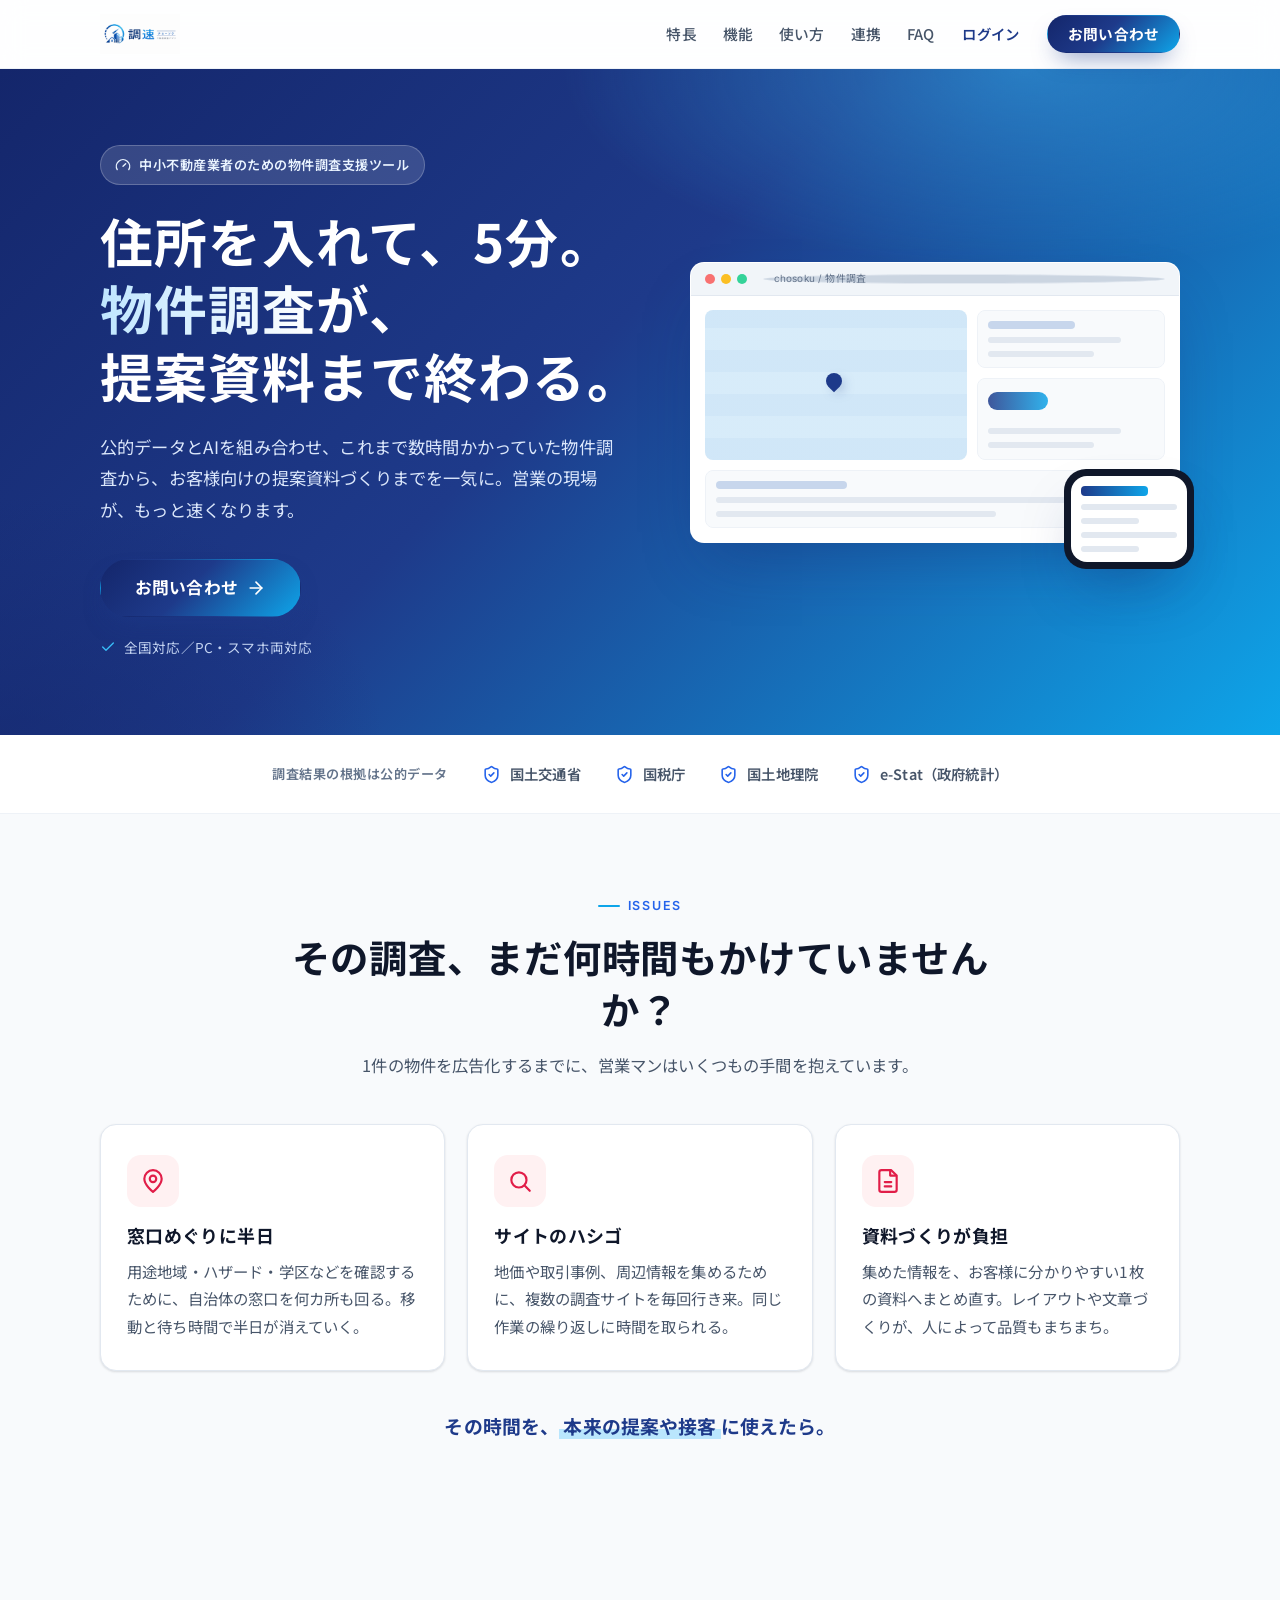
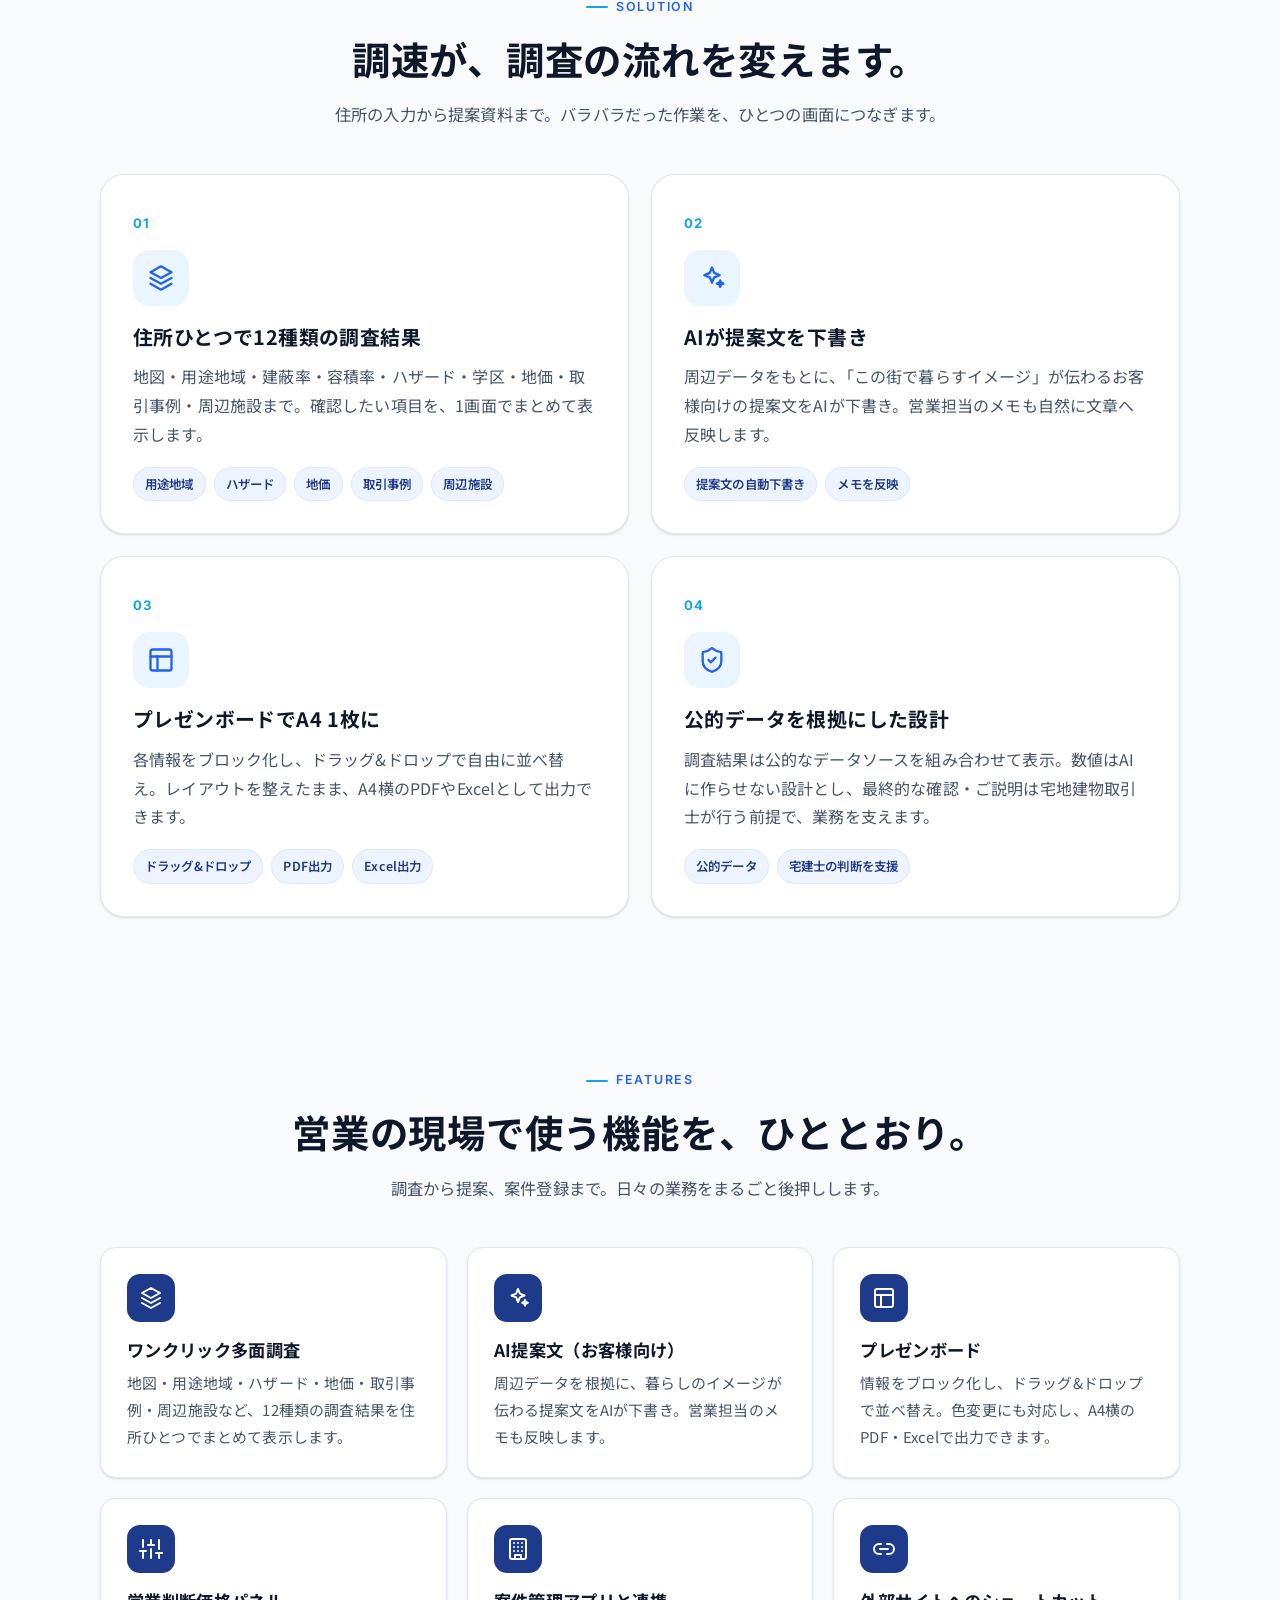
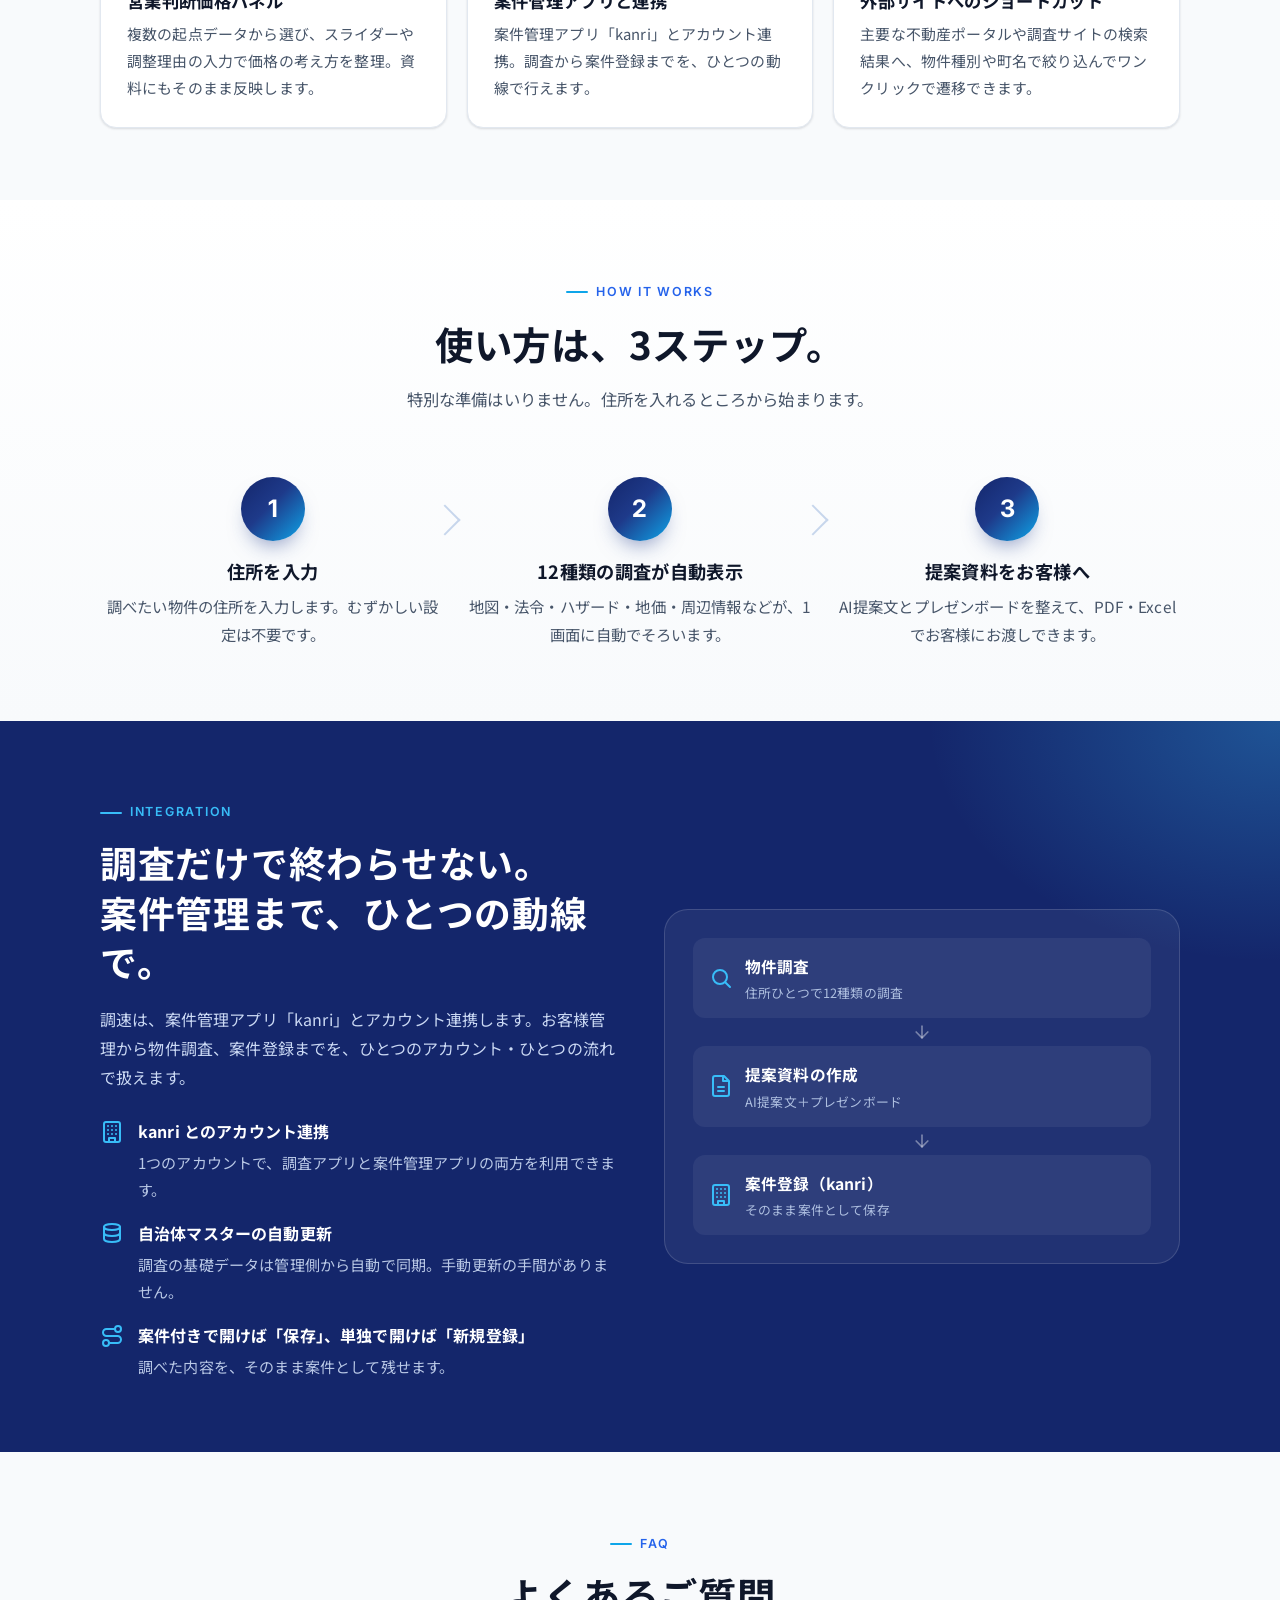
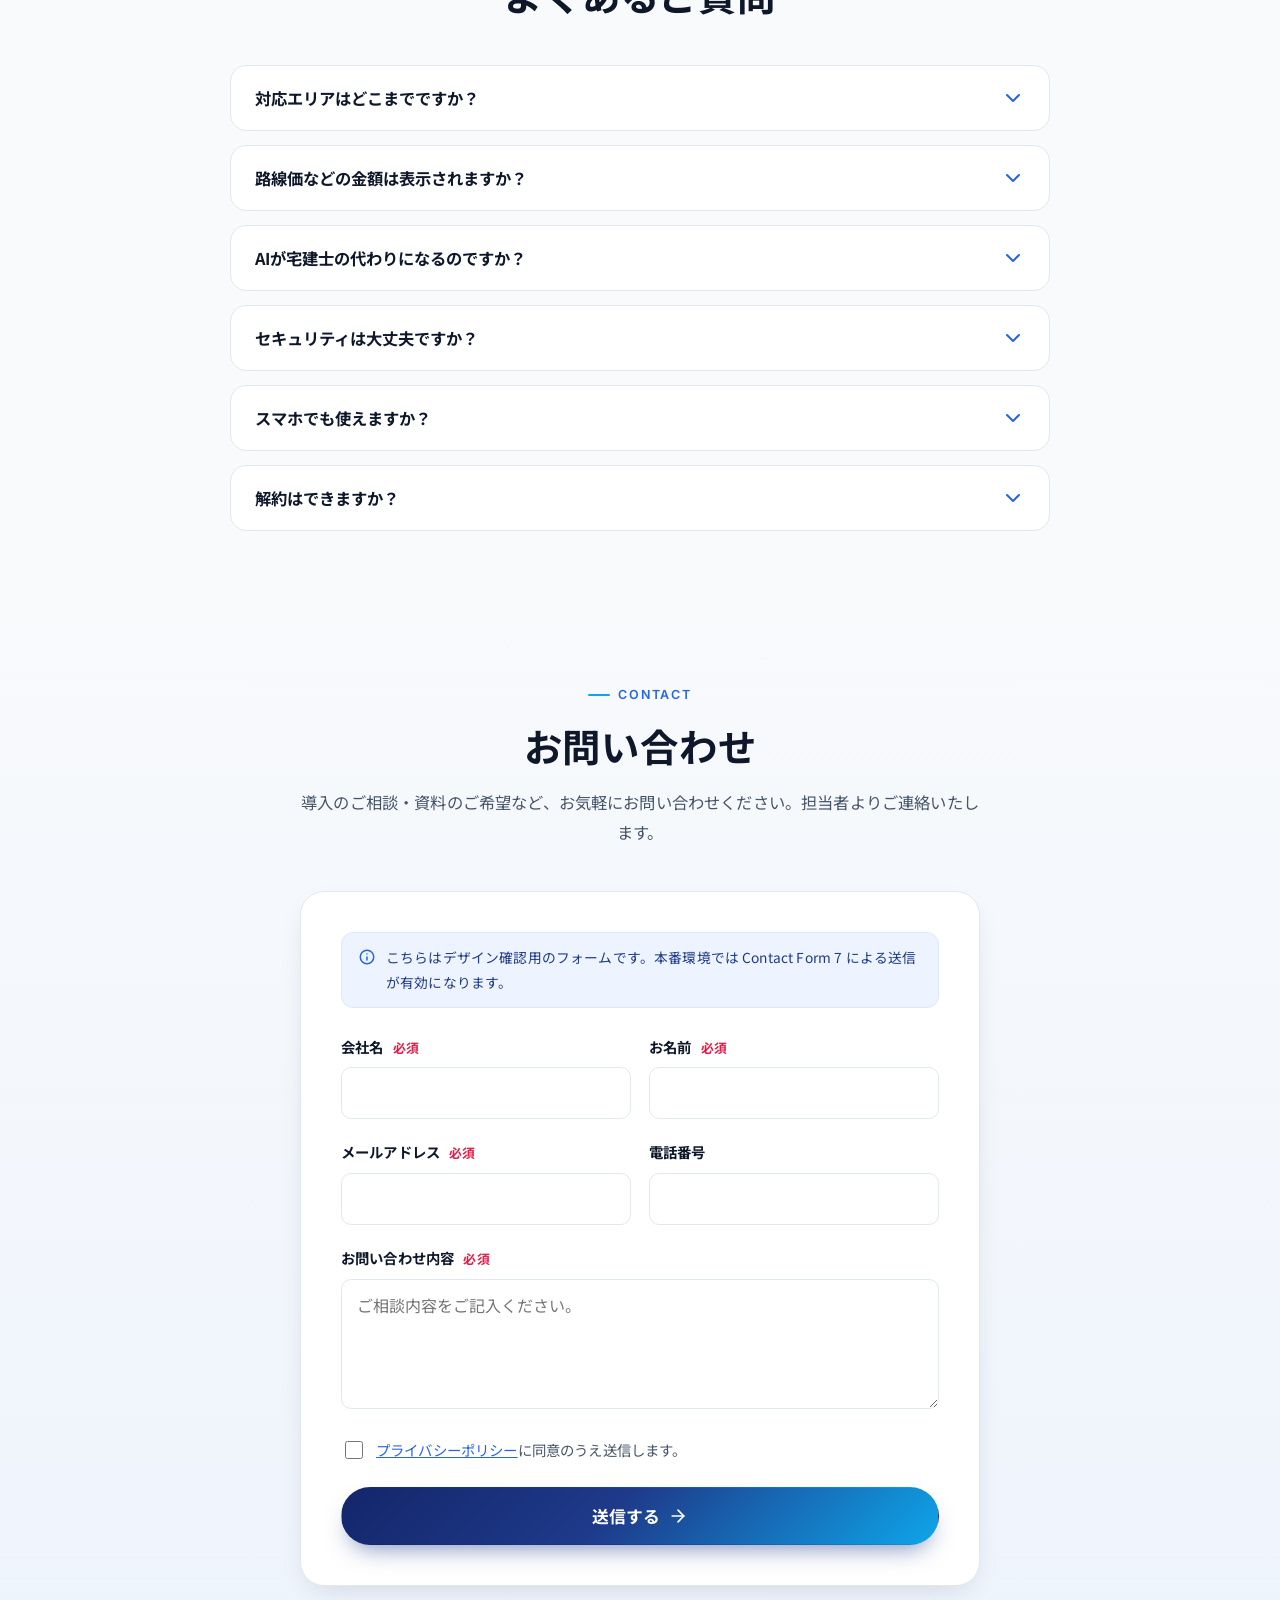
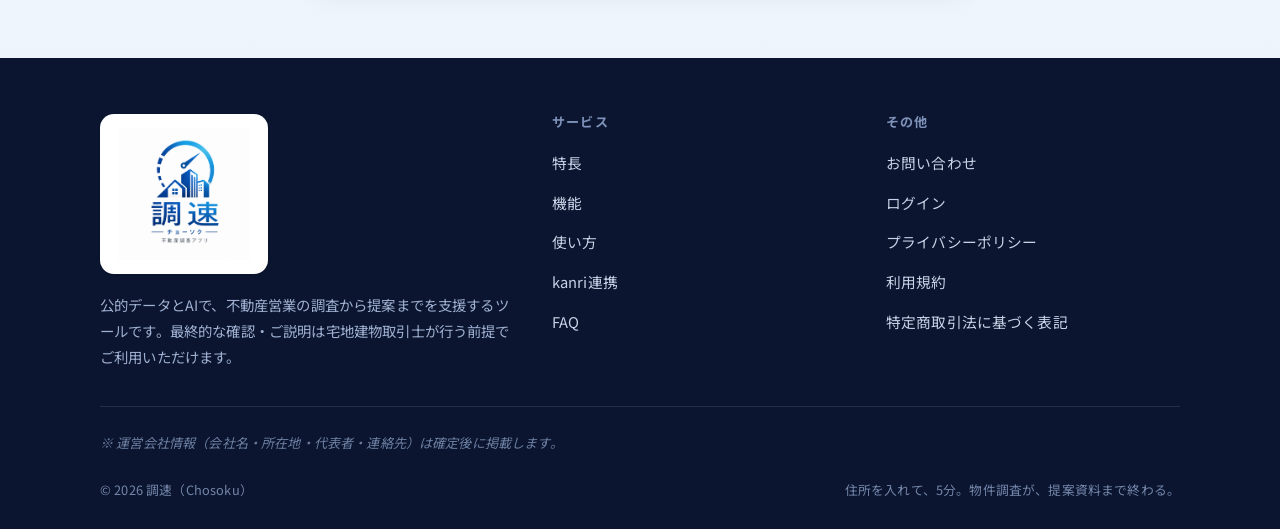
<file: index.html>
<!DOCTYPE html>
<html lang="ja">
<head>
  <meta charset="UTF-8" />
  <meta name="viewport" content="width=device-width, initial-scale=1.0" />
  <title>調速（チョーソク）｜住所を入れて、5分。物件調査が、提案資料まで終わる。</title>
  <meta name="description" content="中小不動産業者のための物件調査支援ツール「調速（チョーソク）」。住所ひとつで12種類の調査結果を表示し、AIが提案文を下書き、A4のプレゼンボードまで一気に。公的データを根拠にした設計で、営業の調査時間を大きく圧縮します。" />

  <!-- Open Graph / Twitter -->
  <meta property="og:type" content="website" />
  <meta property="og:title" content="調速（チョーソク）｜物件調査が、提案資料まで終わる。" />
  <meta property="og:description" content="住所ひとつで12種類の調査結果。AIが提案文を下書きし、A4のプレゼンボードまで自動で。中小不動産業者のための物件調査支援ツール。" />
  <meta property="og:image" content="assets/img/cho-sokulogo_yoko.png" />
  <meta name="twitter:card" content="summary_large_image" />

  <link rel="icon" type="image/svg+xml" href="assets/img/favicon.svg" />

  <!-- Fonts -->
  <link rel="preconnect" href="https://fonts.googleapis.com" />
  <link rel="preconnect" href="https://fonts.gstatic.com" crossorigin />
  <link href="https://fonts.googleapis.com/css2?family=Inter:wght@400;500;600;700&family=Noto+Sans+JP:wght@400;500;700&display=swap" rel="stylesheet" />

  <link rel="stylesheet" href="assets/css/style.css" />

  <!-- =====================================================================
       Google Analytics 4
       本番では下記コメントを解除し、G-XXXXXXXXXX を実測定IDに差し替える。
       ====================================================================
  <script async src="https://www.googletagmanager.com/gtag/js?id=G-XXXXXXXXXX"></script>
  <script>
    window.dataLayer = window.dataLayer || [];
    function gtag(){dataLayer.push(arguments);}
    gtag('js', new Date());
    gtag('config', 'G-XXXXXXXXXX');
  </script>
  -->
</head>
<body>

  <!-- ============ Inline icon sprite (Lucide-style) ============ -->
  <svg width="0" height="0" style="position:absolute" aria-hidden="true">
    <defs>
      <symbol id="i-gauge" viewBox="0 0 24 24"><path d="m12 14 4-4"/><path d="M3.34 19a10 10 0 1 1 17.32 0"/></symbol>
      <symbol id="i-clock" viewBox="0 0 24 24"><circle cx="12" cy="12" r="9"/><path d="M12 7v5l3 2"/></symbol>
      <symbol id="i-mappin" viewBox="0 0 24 24"><path d="M20 10c0 6-8 12-8 12s-8-6-8-12a8 8 0 0 1 16 0Z"/><circle cx="12" cy="10" r="3"/></symbol>
      <symbol id="i-layers" viewBox="0 0 24 24"><path d="m12 2 9 5-9 5-9-5 9-5Z"/><path d="m3 12 9 5 9-5"/><path d="m3 17 9 5 9-5"/></symbol>
      <symbol id="i-sparkles" viewBox="0 0 24 24"><path d="M12 3l1.9 4.6L18.5 9.5 13.9 11.4 12 16l-1.9-4.6L5.5 9.5l4.6-1.9L12 3Z"/><path d="M19 14l.8 2 2 .8-2 .8-.8 2-.8-2-2-.8 2-.8.8-2Z"/></symbol>
      <symbol id="i-layout" viewBox="0 0 24 24"><rect x="3" y="3" width="18" height="18" rx="2"/><path d="M3 9h18"/><path d="M9 21V9"/></symbol>
      <symbol id="i-shieldcheck" viewBox="0 0 24 24"><path d="M20 13c0 5-3.5 7.5-7.66 8.95a1 1 0 0 1-.67-.01C7.5 20.5 4 18 4 13V6a1 1 0 0 1 1-1c2 0 4.5-1.2 6.24-2.72a1.17 1.17 0 0 1 1.52 0C14.51 3.81 17 5 19 5a1 1 0 0 1 1 1Z"/><path d="m9 12 2 2 4-4"/></symbol>
      <symbol id="i-sliders" viewBox="0 0 24 24"><path d="M4 21v-7"/><path d="M4 10V3"/><path d="M12 21v-9"/><path d="M12 8V3"/><path d="M20 21v-5"/><path d="M20 12V3"/><path d="M1 14h6"/><path d="M9 8h6"/><path d="M17 16h6"/></symbol>
      <symbol id="i-link" viewBox="0 0 24 24"><path d="M9 17H7A5 5 0 0 1 7 7h2"/><path d="M15 7h2a5 5 0 0 1 0 10h-2"/><path d="M8 12h8"/></symbol>
      <symbol id="i-building" viewBox="0 0 24 24"><rect x="4" y="2" width="16" height="20" rx="2"/><path d="M9 22v-4h6v4"/><path d="M8 6h.01M12 6h.01M16 6h.01M8 10h.01M12 10h.01M16 10h.01M8 14h.01M12 14h.01M16 14h.01"/></symbol>
      <symbol id="i-refresh" viewBox="0 0 24 24"><path d="M21 12a9 9 0 0 0-15-6.7L3 8"/><path d="M3 3v5h5"/><path d="M3 12a9 9 0 0 0 15 6.7l3-2.7"/><path d="M21 21v-5h-5"/></symbol>
      <symbol id="i-search" viewBox="0 0 24 24"><circle cx="11" cy="11" r="7"/><path d="m21 21-4.3-4.3"/></symbol>
      <symbol id="i-filetext" viewBox="0 0 24 24"><path d="M15 2H6a2 2 0 0 0-2 2v16a2 2 0 0 0 2 2h12a2 2 0 0 0 2-2V7Z"/><path d="M14 2v5h5"/><path d="M9 13h6M9 17h6"/></symbol>
      <symbol id="i-printer" viewBox="0 0 24 24"><path d="M6 9V3h12v6"/><path d="M6 18H4a2 2 0 0 1-2-2v-4a2 2 0 0 1 2-2h16a2 2 0 0 1 2 2v4a2 2 0 0 1-2 2h-2"/><rect x="6" y="14" width="12" height="7"/></symbol>
      <symbol id="i-smartphone" viewBox="0 0 24 24"><rect x="6" y="2" width="12" height="20" rx="2"/><path d="M11 18h2"/></symbol>
      <symbol id="i-map" viewBox="0 0 24 24"><path d="M9 5 3 7v14l6-2 6 2 6-2V5l-6 2-6-2Z"/><path d="M9 5v14M15 7v14"/></symbol>
      <symbol id="i-check" viewBox="0 0 24 24"><path d="M20 6 9 17l-5-5"/></symbol>
      <symbol id="i-chevron" viewBox="0 0 24 24"><path d="m6 9 6 6 6-6"/></symbol>
      <symbol id="i-arrow" viewBox="0 0 24 24"><path d="M5 12h14"/><path d="m12 5 7 7-7 7"/></symbol>
      <symbol id="i-arrowdown" viewBox="0 0 24 24"><path d="M12 5v14"/><path d="m19 12-7 7-7-7"/></symbol>
      <symbol id="i-menu" viewBox="0 0 24 24"><path d="M4 6h16M4 12h16M4 18h16"/></symbol>
      <symbol id="i-x" viewBox="0 0 24 24"><path d="M18 6 6 18M6 6l12 12"/></symbol>
      <symbol id="i-route" viewBox="0 0 24 24"><circle cx="6" cy="19" r="3"/><path d="M9 19h8.5a3.5 3.5 0 0 0 0-7h-11a3.5 3.5 0 0 1 0-7H15"/><circle cx="18" cy="5" r="3"/></symbol>
      <symbol id="i-info" viewBox="0 0 24 24"><circle cx="12" cy="12" r="9"/><path d="M12 16v-4M12 8h.01"/></symbol>
      <symbol id="i-database" viewBox="0 0 24 24"><ellipse cx="12" cy="5" rx="8" ry="3"/><path d="M4 5v6c0 1.66 3.58 3 8 3s8-1.34 8-3V5"/><path d="M4 11v6c0 1.66 3.58 3 8 3s8-1.34 8-3v-6"/></symbol>
    </defs>
  </svg>

  <!-- ============ Header ============ -->
  <header class="site-header">
    <div class="container site-header__inner">
      <a href="#top" class="logo" aria-label="調速（チョーソク）不動産調査アプリ ホーム">
        <img src="assets/img/cho-sokulogo_yoko.png" alt="調速（チョーソク）不動産調査アプリ" width="160" height="80" />
      </a>

      <nav class="nav" aria-label="メインナビゲーション">
        <div class="nav__links">
          <a href="#solution">特長</a>
          <a href="#features">機能</a>
          <a href="#steps">使い方</a>
          <a href="#integration">連携</a>
          <a href="#faq">FAQ</a>
        </div>
        <a class="nav__login" href="https://real-estate-research-app.vercel.app/" target="_blank" rel="noopener">ログイン</a>
        <div class="nav__cta">
          <a href="#contact" class="btn btn-primary">お問い合わせ</a>
        </div>
      </nav>

      <button class="nav-toggle" id="navToggle" aria-label="メニューを開閉" aria-expanded="false">
        <svg class="icon icon-open"><use href="#i-menu"/></svg>
        <svg class="icon icon-close"><use href="#i-x"/></svg>
      </button>
    </div>
  </header>

  <main id="top">

    <!-- ============ Hero ============ -->
    <section class="hero">
      <div class="container hero__inner">
        <div class="hero__copy">
          <span class="hero__badge"><svg class="icon"><use href="#i-gauge"/></svg> 中小不動産業者のための物件調査支援ツール</span>
          <h1>住所を入れて、5分。<br /><span class="accent">物件調査</span>が、<br class="sp-br" />提案資料まで終わる。</h1>
          <p class="hero__lead">公的データとAIを組み合わせ、これまで数時間かかっていた物件調査から、お客様向けの提案資料づくりまでを一気に。営業の現場が、もっと速くなります。</p>
          <div class="hero__actions">
            <a href="#contact" class="btn btn-primary btn-lg">お問い合わせ <svg class="icon"><use href="#i-arrow"/></svg></a>
          </div>
          <p class="hero__note"><svg class="icon"><use href="#i-check"/></svg> 全国対応／PC・スマホ両対応</p>
        </div>

        <!-- product mockup (placeholder visual) -->
        <div class="mockup reveal">
          <div class="mockup__browser">
            <div class="mockup__bar">
              <span></span><span></span><span></span>
              <span class="mockup__addr"><small>chosoku / 物件調査</small></span>
            </div>
            <div class="mockup__body">
              <div class="mock-grid">
                <div class="mock-map"></div>
                <div class="mock-card"><b></b><i></i><i></i></div>
                <div class="mock-card"><span class="mock-chip"></span><i style="margin-top:10px"></i><i></i></div>
                <div class="mock-card" style="grid-column:1 / -1"><b style="width:30%"></b><i></i><i></i></div>
              </div>
            </div>
          </div>
          <div class="mockup__phone" aria-hidden="true">
            <div class="scr">
              <div class="ph-bar"></div>
              <div class="ph-line"></div>
              <div class="ph-line s"></div>
              <div class="ph-line"></div>
              <div class="ph-line s"></div>
            </div>
          </div>
        </div>
      </div>
    </section>

    <!-- ============ Trust strip ============ -->
    <div class="trust">
      <div class="container trust__inner">
        <span class="trust__label">調査結果の根拠は公的データ</span>
        <span class="trust__item"><svg class="icon"><use href="#i-shieldcheck"/></svg> 国土交通省</span>
        <span class="trust__item"><svg class="icon"><use href="#i-shieldcheck"/></svg> 国税庁</span>
        <span class="trust__item"><svg class="icon"><use href="#i-shieldcheck"/></svg> 国土地理院</span>
        <span class="trust__item"><svg class="icon"><use href="#i-shieldcheck"/></svg> e-Stat（政府統計）</span>
      </div>
    </div>

    <!-- ============ Problem ============ -->
    <section class="section problem">
      <div class="container">
        <div class="section-head reveal">
          <span class="eyebrow">Issues</span>
          <h2>その調査、まだ何時間もかけていませんか？</h2>
          <p>1件の物件を広告化するまでに、営業マンはいくつもの手間を抱えています。</p>
        </div>
        <div class="problem-grid">
          <div class="problem-card reveal">
            <div class="problem-card__icon"><svg class="icon"><use href="#i-mappin"/></svg></div>
            <h3>窓口めぐりに半日</h3>
            <p>用途地域・ハザード・学区などを確認するために、自治体の窓口を何カ所も回る。移動と待ち時間で半日が消えていく。</p>
          </div>
          <div class="problem-card reveal">
            <div class="problem-card__icon"><svg class="icon"><use href="#i-search"/></svg></div>
            <h3>サイトのハシゴ</h3>
            <p>地価や取引事例、周辺情報を集めるために、複数の調査サイトを毎回行き来。同じ作業の繰り返しに時間を取られる。</p>
          </div>
          <div class="problem-card reveal">
            <div class="problem-card__icon"><svg class="icon"><use href="#i-filetext"/></svg></div>
            <h3>資料づくりが負担</h3>
            <p>集めた情報を、お客様に分かりやすい1枚の資料へまとめ直す。レイアウトや文章づくりが、人によって品質もまちまち。</p>
          </div>
        </div>
        <p class="problem__foot reveal">その時間を、<span>本来の提案や接客</span>に使えたら。</p>
      </div>
    </section>

    <!-- ============ Solution ============ -->
    <section class="section" id="solution">
      <div class="container">
        <div class="section-head reveal">
          <span class="eyebrow">Solution</span>
          <h2>調速が、調査の流れを変えます。</h2>
          <p>住所の入力から提案資料まで。バラバラだった作業を、ひとつの画面につなぎます。</p>
        </div>
        <div class="solution-grid">
          <div class="solution-card reveal">
            <span class="solution-card__num">01</span>
            <div class="solution-card__icon"><svg class="icon"><use href="#i-layers"/></svg></div>
            <h3>住所ひとつで12種類の調査結果</h3>
            <p>地図・用途地域・建蔽率・容積率・ハザード・学区・地価・取引事例・周辺施設まで。確認したい項目を、1画面でまとめて表示します。</p>
            <div class="solution-card__tags">
              <span class="tag">用途地域</span><span class="tag">ハザード</span><span class="tag">地価</span><span class="tag">取引事例</span><span class="tag">周辺施設</span>
            </div>
          </div>
          <div class="solution-card reveal">
            <span class="solution-card__num">02</span>
            <div class="solution-card__icon"><svg class="icon"><use href="#i-sparkles"/></svg></div>
            <h3>AIが提案文を下書き</h3>
            <p>周辺データをもとに、「この街で暮らすイメージ」が伝わるお客様向けの提案文をAIが下書き。営業担当のメモも自然に文章へ反映します。</p>
            <div class="solution-card__tags">
              <span class="tag">提案文の自動下書き</span><span class="tag">メモを反映</span>
            </div>
          </div>
          <div class="solution-card reveal">
            <span class="solution-card__num">03</span>
            <div class="solution-card__icon"><svg class="icon"><use href="#i-layout"/></svg></div>
            <h3>プレゼンボードでA4 1枚に</h3>
            <p>各情報をブロック化し、ドラッグ&ドロップで自由に並べ替え。レイアウトを整えたまま、A4横のPDFやExcelとして出力できます。</p>
            <div class="solution-card__tags">
              <span class="tag">ドラッグ&ドロップ</span><span class="tag">PDF出力</span><span class="tag">Excel出力</span>
            </div>
          </div>
          <div class="solution-card reveal">
            <span class="solution-card__num">04</span>
            <div class="solution-card__icon"><svg class="icon"><use href="#i-shieldcheck"/></svg></div>
            <h3>公的データを根拠にした設計</h3>
            <p>調査結果は公的なデータソースを組み合わせて表示。数値はAIに作らせない設計とし、最終的な確認・ご説明は宅地建物取引士が行う前提で、業務を支えます。</p>
            <div class="solution-card__tags">
              <span class="tag">公的データ</span><span class="tag">宅建士の判断を支援</span>
            </div>
          </div>
        </div>
      </div>
    </section>

    <!-- ============ Features ============ -->
    <section class="section features" id="features">
      <div class="container">
        <div class="section-head reveal">
          <span class="eyebrow">Features</span>
          <h2>営業の現場で使う機能を、ひととおり。</h2>
          <p>調査から提案、案件登録まで。日々の業務をまるごと後押しします。</p>
        </div>
        <div class="feature-grid">
          <div class="feature reveal">
            <div class="feature__icon"><svg class="icon"><use href="#i-layers"/></svg></div>
            <h3>ワンクリック多面調査</h3>
            <p>地図・用途地域・ハザード・地価・取引事例・周辺施設など、12種類の調査結果を住所ひとつでまとめて表示します。</p>
          </div>
          <div class="feature reveal">
            <div class="feature__icon"><svg class="icon"><use href="#i-sparkles"/></svg></div>
            <h3>AI提案文（お客様向け）</h3>
            <p>周辺データを根拠に、暮らしのイメージが伝わる提案文をAIが下書き。営業担当のメモも反映します。</p>
          </div>
          <div class="feature reveal">
            <div class="feature__icon"><svg class="icon"><use href="#i-layout"/></svg></div>
            <h3>プレゼンボード</h3>
            <p>情報をブロック化し、ドラッグ&ドロップで並べ替え。色変更にも対応し、A4横のPDF・Excelで出力できます。</p>
          </div>
          <div class="feature reveal">
            <div class="feature__icon"><svg class="icon"><use href="#i-sliders"/></svg></div>
            <h3>営業判断価格パネル</h3>
            <p>複数の起点データから選び、スライダーや調整理由の入力で価格の考え方を整理。資料にもそのまま反映します。</p>
          </div>
          <div class="feature reveal">
            <div class="feature__icon"><svg class="icon"><use href="#i-building"/></svg></div>
            <h3>案件管理アプリと連携</h3>
            <p>案件管理アプリ「kanri」とアカウント連携。調査から案件登録までを、ひとつの動線で行えます。</p>
          </div>
          <div class="feature reveal">
            <div class="feature__icon"><svg class="icon"><use href="#i-link"/></svg></div>
            <h3>外部サイトへのショートカット</h3>
            <p>主要な不動産ポータルや調査サイトの検索結果へ、物件種別や町名で絞り込んでワンクリックで遷移できます。</p>
          </div>
        </div>
      </div>
    </section>

    <!-- ============ Steps ============ -->
    <section class="section steps" id="steps">
      <div class="container">
        <div class="section-head reveal">
          <span class="eyebrow">How it works</span>
          <h2>使い方は、3ステップ。</h2>
          <p>特別な準備はいりません。住所を入れるところから始まります。</p>
        </div>
        <div class="steps-grid">
          <div class="step reveal">
            <div class="step__num">1</div>
            <h3>住所を入力</h3>
            <p>調べたい物件の住所を入力します。むずかしい設定は不要です。</p>
          </div>
          <div class="step reveal">
            <div class="step__num">2</div>
            <h3>12種類の調査が自動表示</h3>
            <p>地図・法令・ハザード・地価・周辺情報などが、1画面に自動でそろいます。</p>
          </div>
          <div class="step reveal">
            <div class="step__num">3</div>
            <h3>提案資料をお客様へ</h3>
            <p>AI提案文とプレゼンボードを整えて、PDF・Excelでお客様にお渡しできます。</p>
          </div>
        </div>
      </div>
    </section>

    <!-- ============ Integration (kanri) ============ -->
    <section class="section integration" id="integration">
      <div class="container integration__inner">
        <div class="reveal">
          <span class="eyebrow">Integration</span>
          <h2>調査だけで終わらせない。<br />案件管理まで、ひとつの動線で。</h2>
          <p class="lead">調速は、案件管理アプリ「kanri」とアカウント連携します。お客様管理から物件調査、案件登録までを、ひとつのアカウント・ひとつの流れで扱えます。</p>
          <ul class="integration__list">
            <li>
              <svg class="icon"><use href="#i-building"/></svg>
              <div><b>kanri とのアカウント連携</b><span>1つのアカウントで、調査アプリと案件管理アプリの両方を利用できます。</span></div>
            </li>
            <li>
              <svg class="icon"><use href="#i-database"/></svg>
              <div><b>自治体マスターの自動更新</b><span>調査の基礎データは管理側から自動で同期。手動更新の手間がありません。</span></div>
            </li>
            <li>
              <svg class="icon"><use href="#i-route"/></svg>
              <div><b>案件付きで開けば「保存」、単独で開けば「新規登録」</b><span>調べた内容を、そのまま案件として残せます。</span></div>
            </li>
          </ul>
        </div>
        <div class="flow reveal">
          <div class="flow__row"><svg class="icon"><use href="#i-search"/></svg><div><b>物件調査</b><small>住所ひとつで12種類の調査</small></div></div>
          <div class="flow__arrow"><svg class="icon"><use href="#i-arrowdown"/></svg></div>
          <div class="flow__row"><svg class="icon"><use href="#i-filetext"/></svg><div><b>提案資料の作成</b><small>AI提案文＋プレゼンボード</small></div></div>
          <div class="flow__arrow"><svg class="icon"><use href="#i-arrowdown"/></svg></div>
          <div class="flow__row"><svg class="icon"><use href="#i-building"/></svg><div><b>案件登録（kanri）</b><small>そのまま案件として保存</small></div></div>
        </div>
      </div>
    </section>

    <!-- ============ FAQ ============ -->
    <section class="section faq" id="faq">
      <div class="container">
        <div class="section-head reveal">
          <span class="eyebrow">FAQ</span>
          <h2>よくあるご質問</h2>
        </div>
        <div class="faq-list">
          <div class="faq-item reveal">
            <button class="faq-item__q" type="button">対応エリアはどこまでですか？ <svg class="icon"><use href="#i-chevron"/></svg></button>
            <div class="faq-item__a"><p>全国に対応しています。用途地域・ハザード・地価・取引事例などは全国でご確認いただけます。自治体の窓口リンク集は順次拡充しています。</p></div>
          </div>
          <div class="faq-item reveal">
            <button class="faq-item__q" type="button">路線価などの金額は表示されますか？ <svg class="icon"><use href="#i-chevron"/></svg></button>
            <div class="faq-item__a"><p>路線価・公示地価・取引価格などの具体的な金額数値は、アプリ内では表示しません。一次情報源（国税庁など）へのリンクでご案内し、正確な数値はそちらでご確認いただく設計です。</p></div>
          </div>
          <div class="faq-item reveal">
            <button class="faq-item__q" type="button">AIが宅建士の代わりになるのですか？ <svg class="icon"><use href="#i-chevron"/></svg></button>
            <div class="faq-item__a"><p>いいえ。AIはあくまで調査と資料作成を補助するものです。重要事項の確認やお客様へのご説明など、最終的な判断は宅地建物取引士が行う前提でご利用いただきます。</p></div>
          </div>
          <div class="faq-item reveal">
            <button class="faq-item__q" type="button">セキュリティは大丈夫ですか？ <svg class="icon"><use href="#i-chevron"/></svg></button>
            <div class="faq-item__a"><p>通信は暗号化され、認証基盤（Supabase Auth）で保護されます。物件住所はサーバー側で安全に処理します。</p></div>
          </div>
          <div class="faq-item reveal">
            <button class="faq-item__q" type="button">スマホでも使えますか？ <svg class="icon"><use href="#i-chevron"/></svg></button>
            <div class="faq-item__a"><p>はい。スマホでも快適に閲覧・操作できるよう設計しています。外出先での確認にもご利用いただけます。</p></div>
          </div>
          <div class="faq-item reveal">
            <button class="faq-item__q" type="button">解約はできますか？ <svg class="icon"><use href="#i-chevron"/></svg></button>
            <!-- TODO: 解約に関する確定文をクライアントから受領後に差し替え -->
            <div class="faq-item__a"><p>解約のお手続きについては、お問い合わせ窓口より承ります。詳細は別途ご案内いたします。</p></div>
          </div>
        </div>
      </div>
    </section>

    <!-- ============ Contact ============ -->
    <section class="section contact" id="contact">
      <div class="container contact__inner">
        <div class="section-head reveal">
          <span class="eyebrow">Contact</span>
          <h2>お問い合わせ</h2>
          <p>導入のご相談・資料のご希望など、お気軽にお問い合わせください。担当者よりご連絡いたします。</p>
        </div>

        <div class="contact__card reveal">
          <div class="contact__note">
            <svg class="icon"><use href="#i-info"/></svg>
            <span>こちらはデザイン確認用のフォームです。本番環境では Contact Form 7 による送信が有効になります。</span>
          </div>

          <!-- CF7: 本番ではこの <form> を [contact-form-7 id="xxx"] ショートコードに置き換える -->
          <form id="contactForm" novalidate>
            <div class="field-row">
              <div class="field">
                <label for="company">会社名 <span class="req">必須</span></label>
                <input type="text" id="company" name="company" autocomplete="organization" required />
              </div>
              <div class="field">
                <label for="name">お名前 <span class="req">必須</span></label>
                <input type="text" id="name" name="name" autocomplete="name" required />
              </div>
            </div>
            <div class="field-row">
              <div class="field">
                <label for="email">メールアドレス <span class="req">必須</span></label>
                <input type="email" id="email" name="email" autocomplete="email" required />
              </div>
              <div class="field">
                <label for="tel">電話番号</label>
                <input type="tel" id="tel" name="tel" autocomplete="tel" />
              </div>
            </div>
            <div class="field">
              <label for="message">お問い合わせ内容 <span class="req">必須</span></label>
              <textarea id="message" name="message" placeholder="ご相談内容をご記入ください。" required></textarea>
            </div>
            <label class="consent">
              <input type="checkbox" id="agree" name="agree" required />
              <span><a href="#" >プライバシーポリシー</a>に同意のうえ送信します。</span>
            </label>
            <button type="submit" class="btn btn-primary btn-lg btn-block">送信する <svg class="icon"><use href="#i-arrow"/></svg></button>
            <p class="form-msg" id="formMsg"><svg class="icon" style="width:18px;height:18px;vertical-align:-3px"><use href="#i-check"/></svg> 送信内容を確認しました（デモ表示）。本番環境では実際にメールが送信されます。</p>
          </form>
        </div>
      </div>
    </section>
  </main>

  <!-- ============ Footer ============ -->
  <footer class="site-footer">
    <div class="container">
      <div class="footer-grid">
        <div class="footer-brand">
          <span class="footer-logo">
            <img src="assets/img/cho-sokulogo_tate.png" alt="調速（チョーソク）不動産調査アプリ" width="132" height="132" />
          </span>
          <p>公的データとAIで、不動産営業の調査から提案までを支援するツールです。最終的な確認・ご説明は宅地建物取引士が行う前提でご利用いただけます。</p>
        </div>
        <div class="footer-col">
          <h4>サービス</h4>
          <ul>
            <li><a href="#solution">特長</a></li>
            <li><a href="#features">機能</a></li>
            <li><a href="#steps">使い方</a></li>
            <li><a href="#integration">kanri連携</a></li>
            <li><a href="#faq">FAQ</a></li>
          </ul>
        </div>
        <div class="footer-col">
          <h4>その他</h4>
          <ul>
            <li><a href="#contact">お問い合わせ</a></li>
            <li><a href="https://real-estate-research-app.vercel.app/" target="_blank" rel="noopener">ログイン</a></li>
            <li><a href="#">プライバシーポリシー</a></li>
            <li><a href="#">利用規約</a></li>
            <li><a href="#">特定商取引法に基づく表記</a></li>
          </ul>
        </div>
      </div>

      <!-- TODO: 運営会社情報（特商法表記）をクライアントから受領後に差し替え -->
      <div class="footer-company">
        <span class="placeholder">※ 運営会社情報（会社名・所在地・代表者・連絡先）は確定後に掲載します。</span>
      </div>
      <div class="footer-bottom">
        <span>&copy; <span id="year">2026</span> 調速（Chosoku）</span>
        <span>住所を入れて、5分。物件調査が、提案資料まで終わる。</span>
      </div>
    </div>
  </footer>

  <script src="assets/js/main.js"></script>
</body>
</html>
</file>
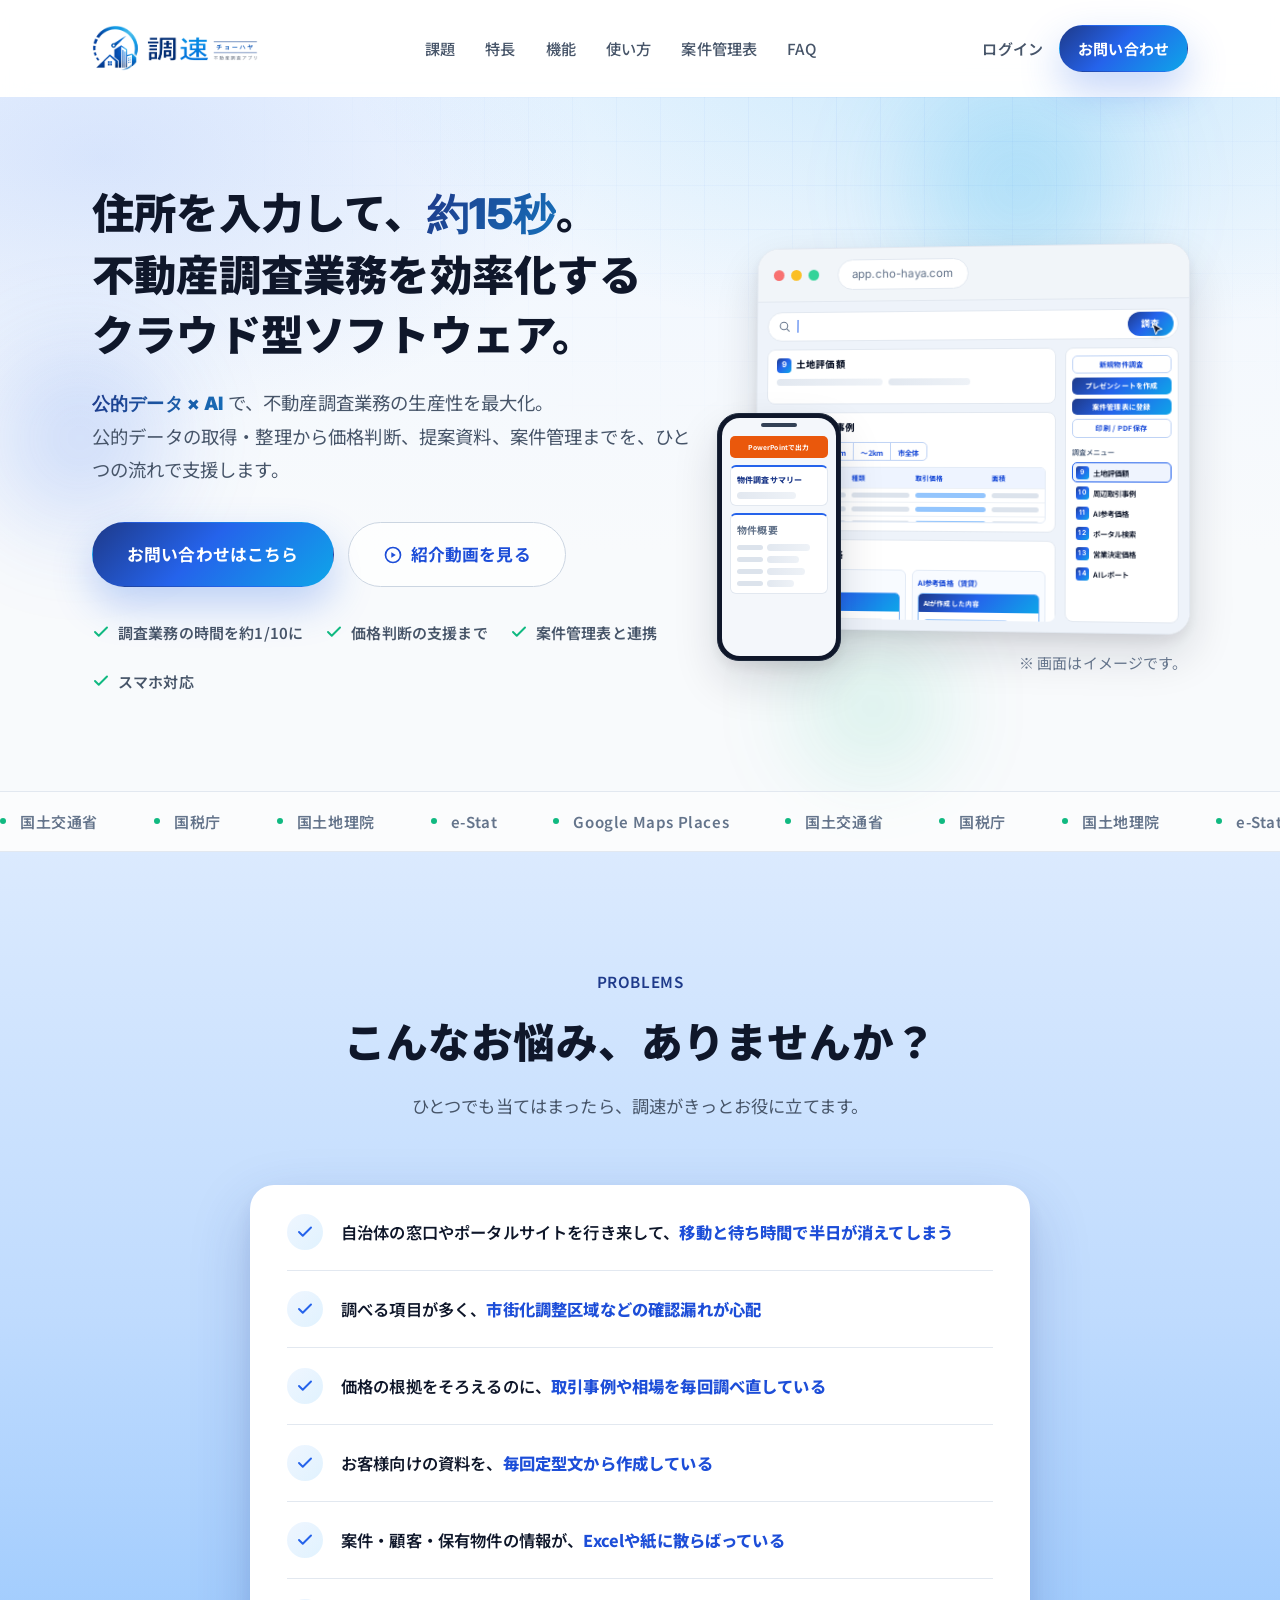
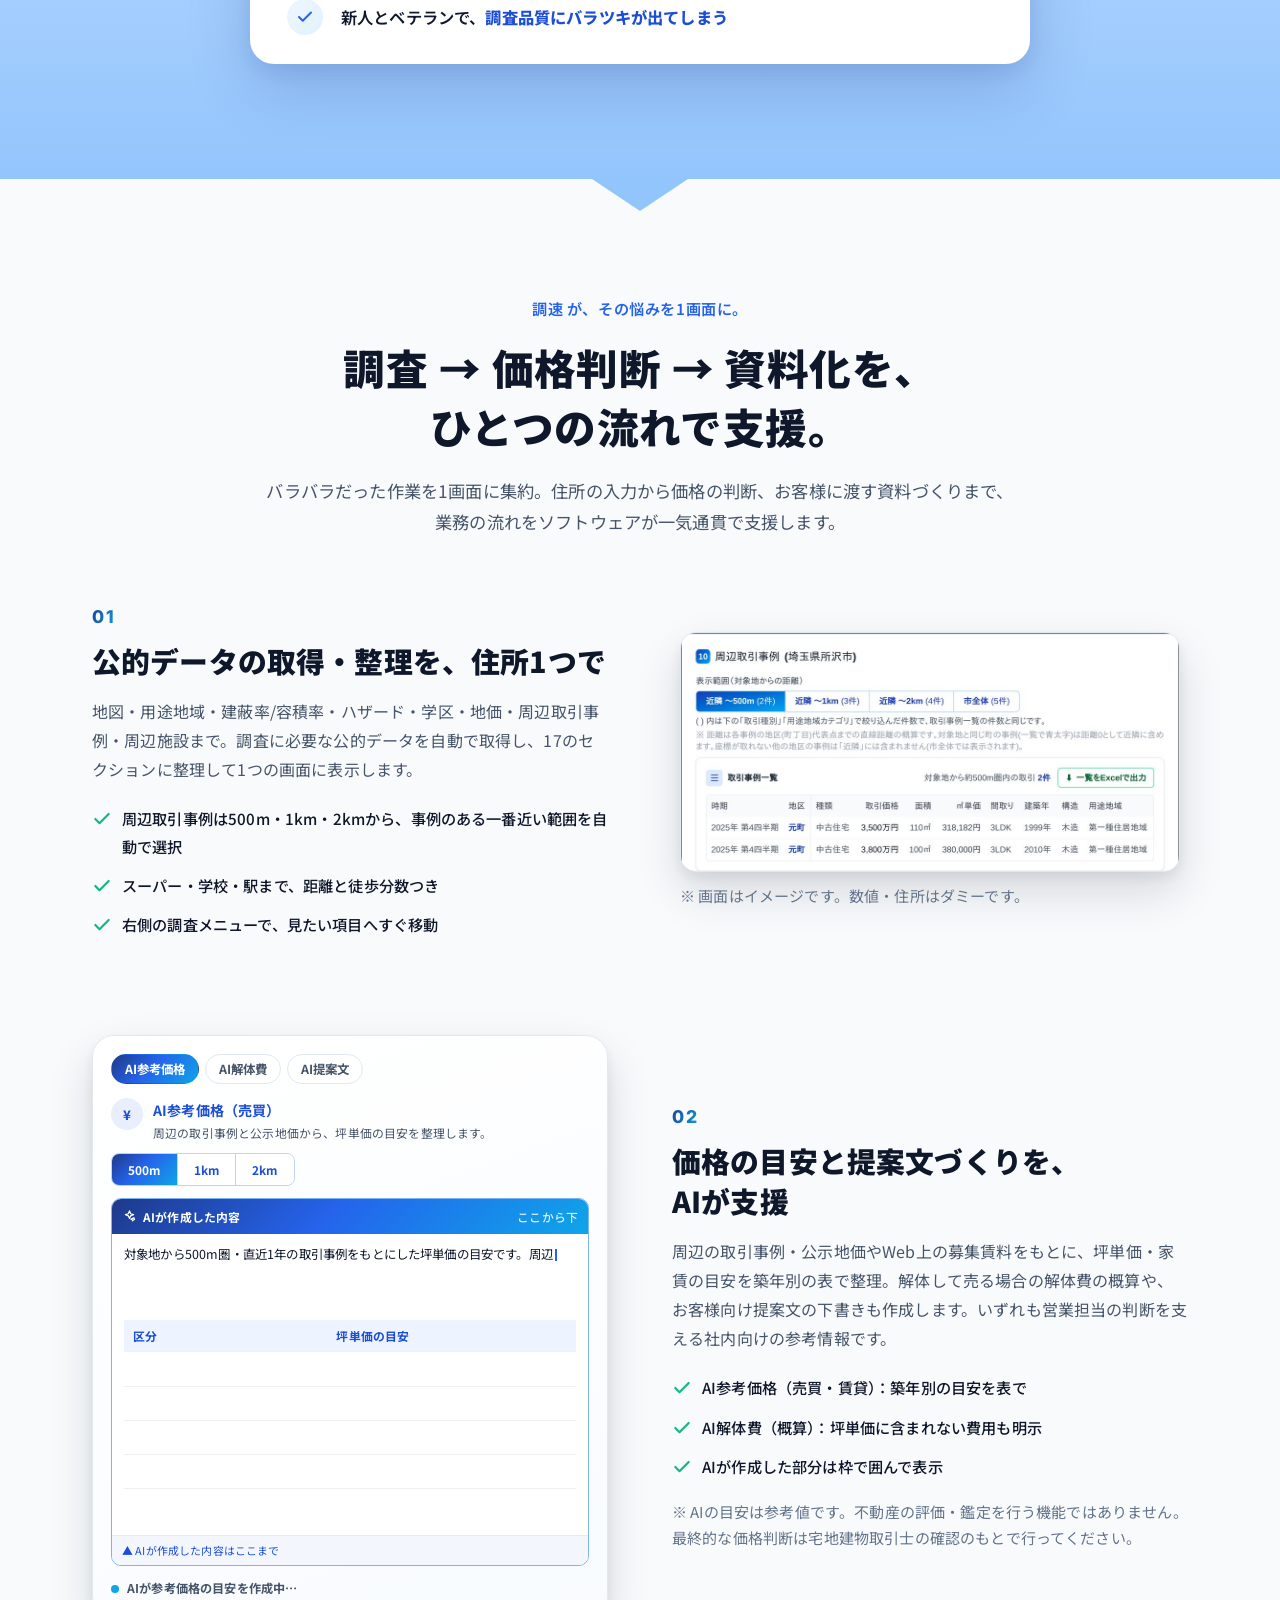
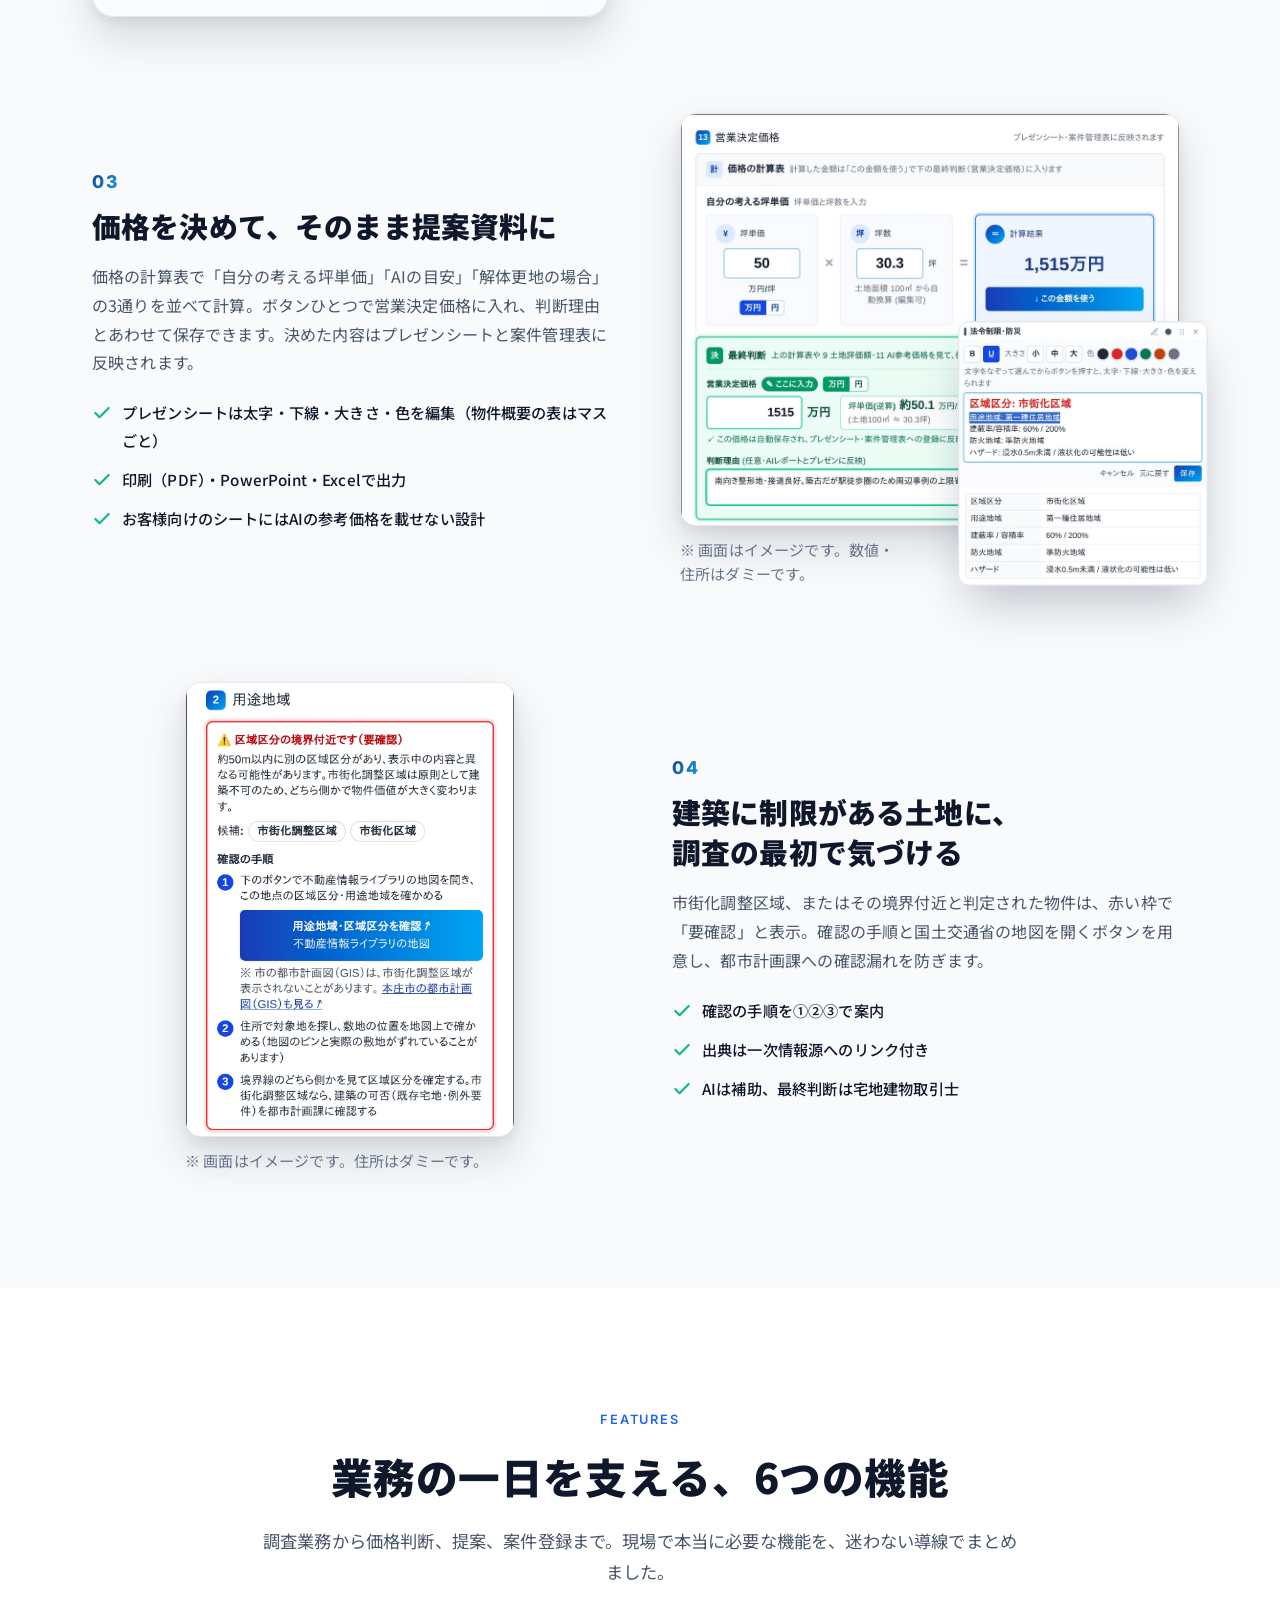
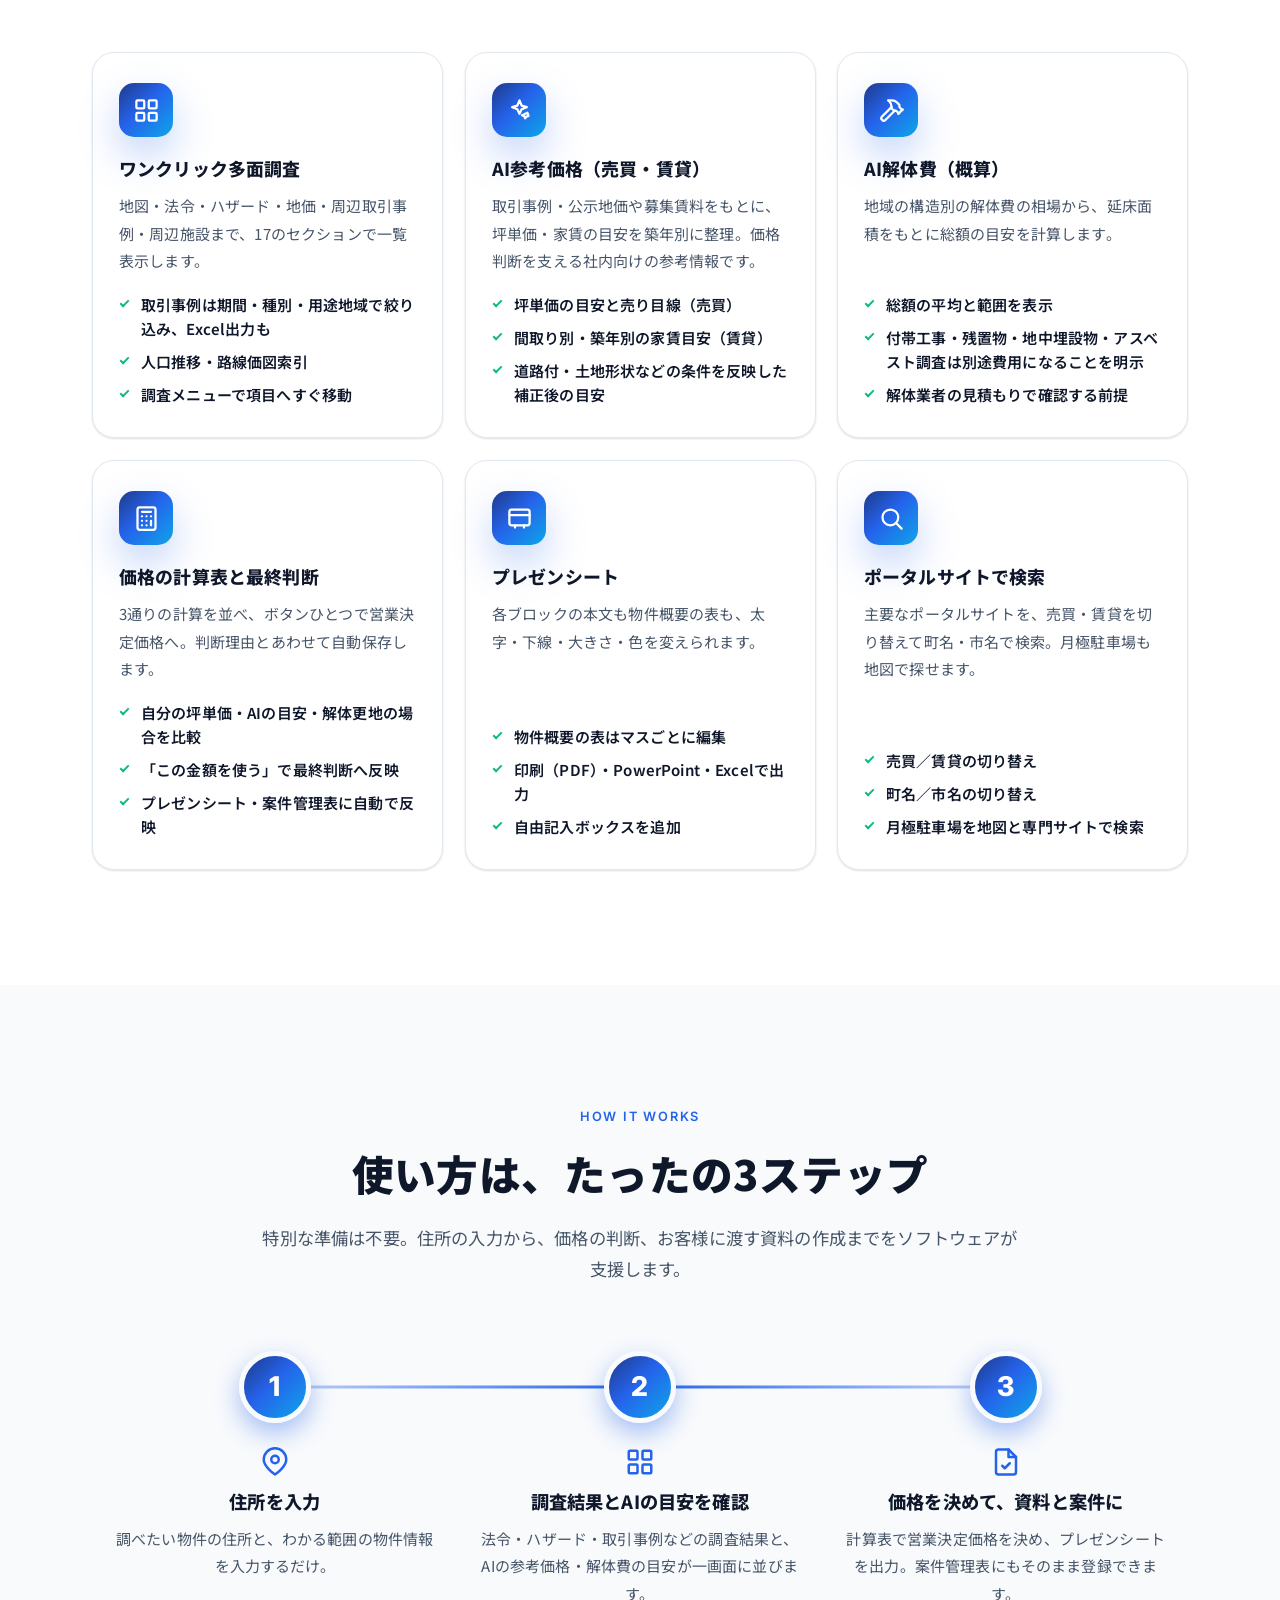
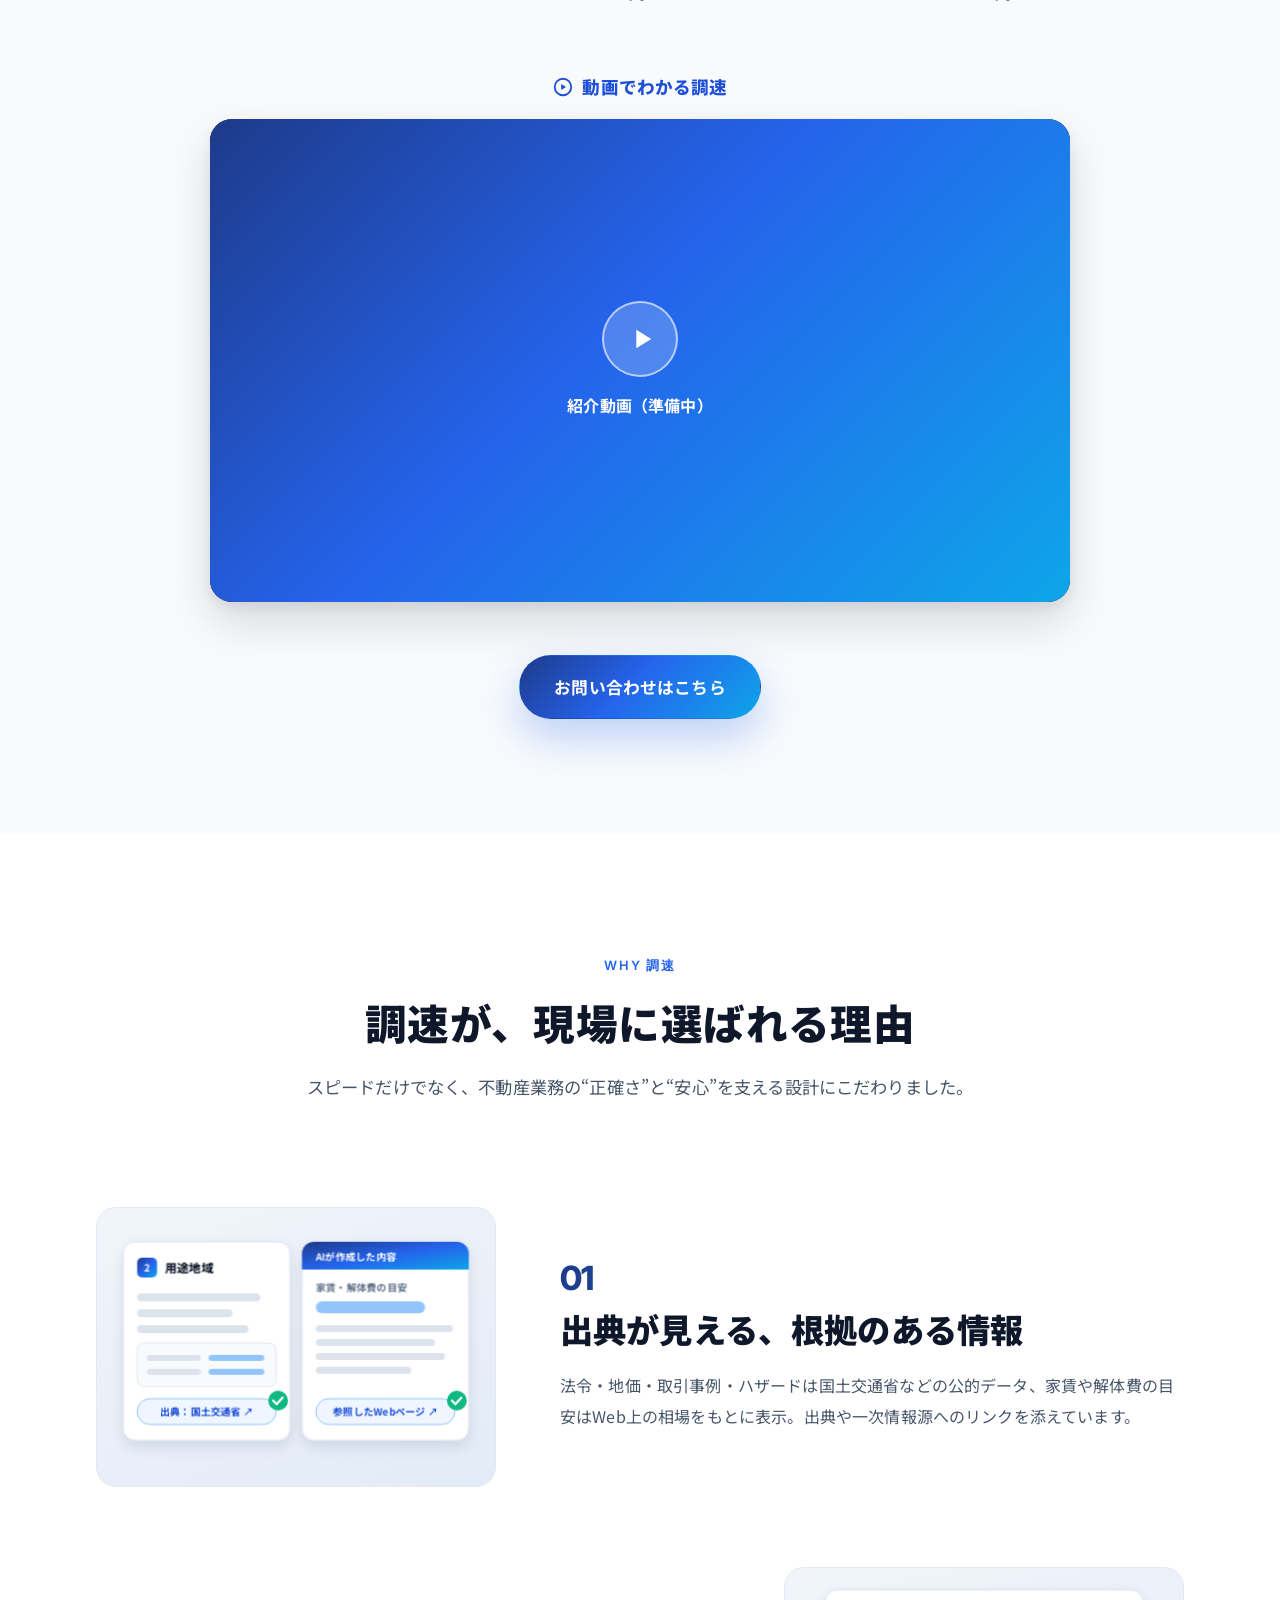
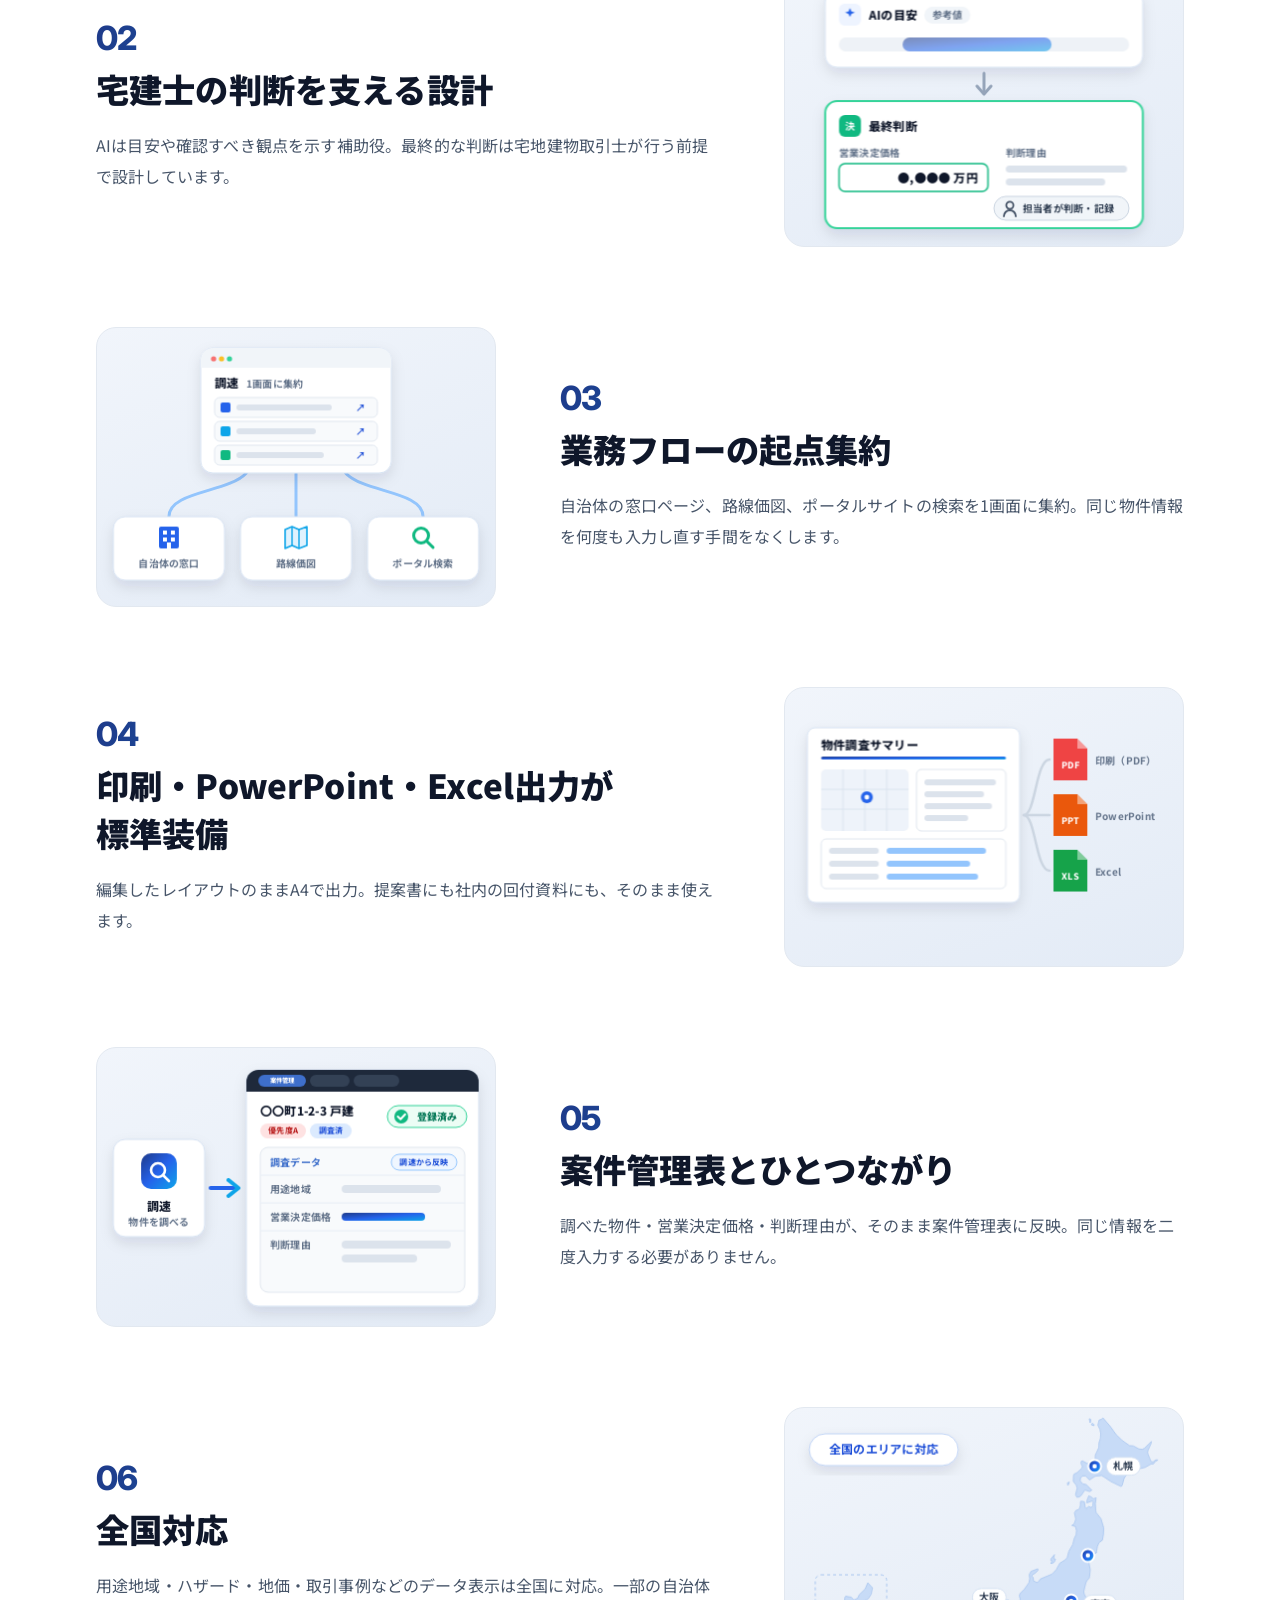
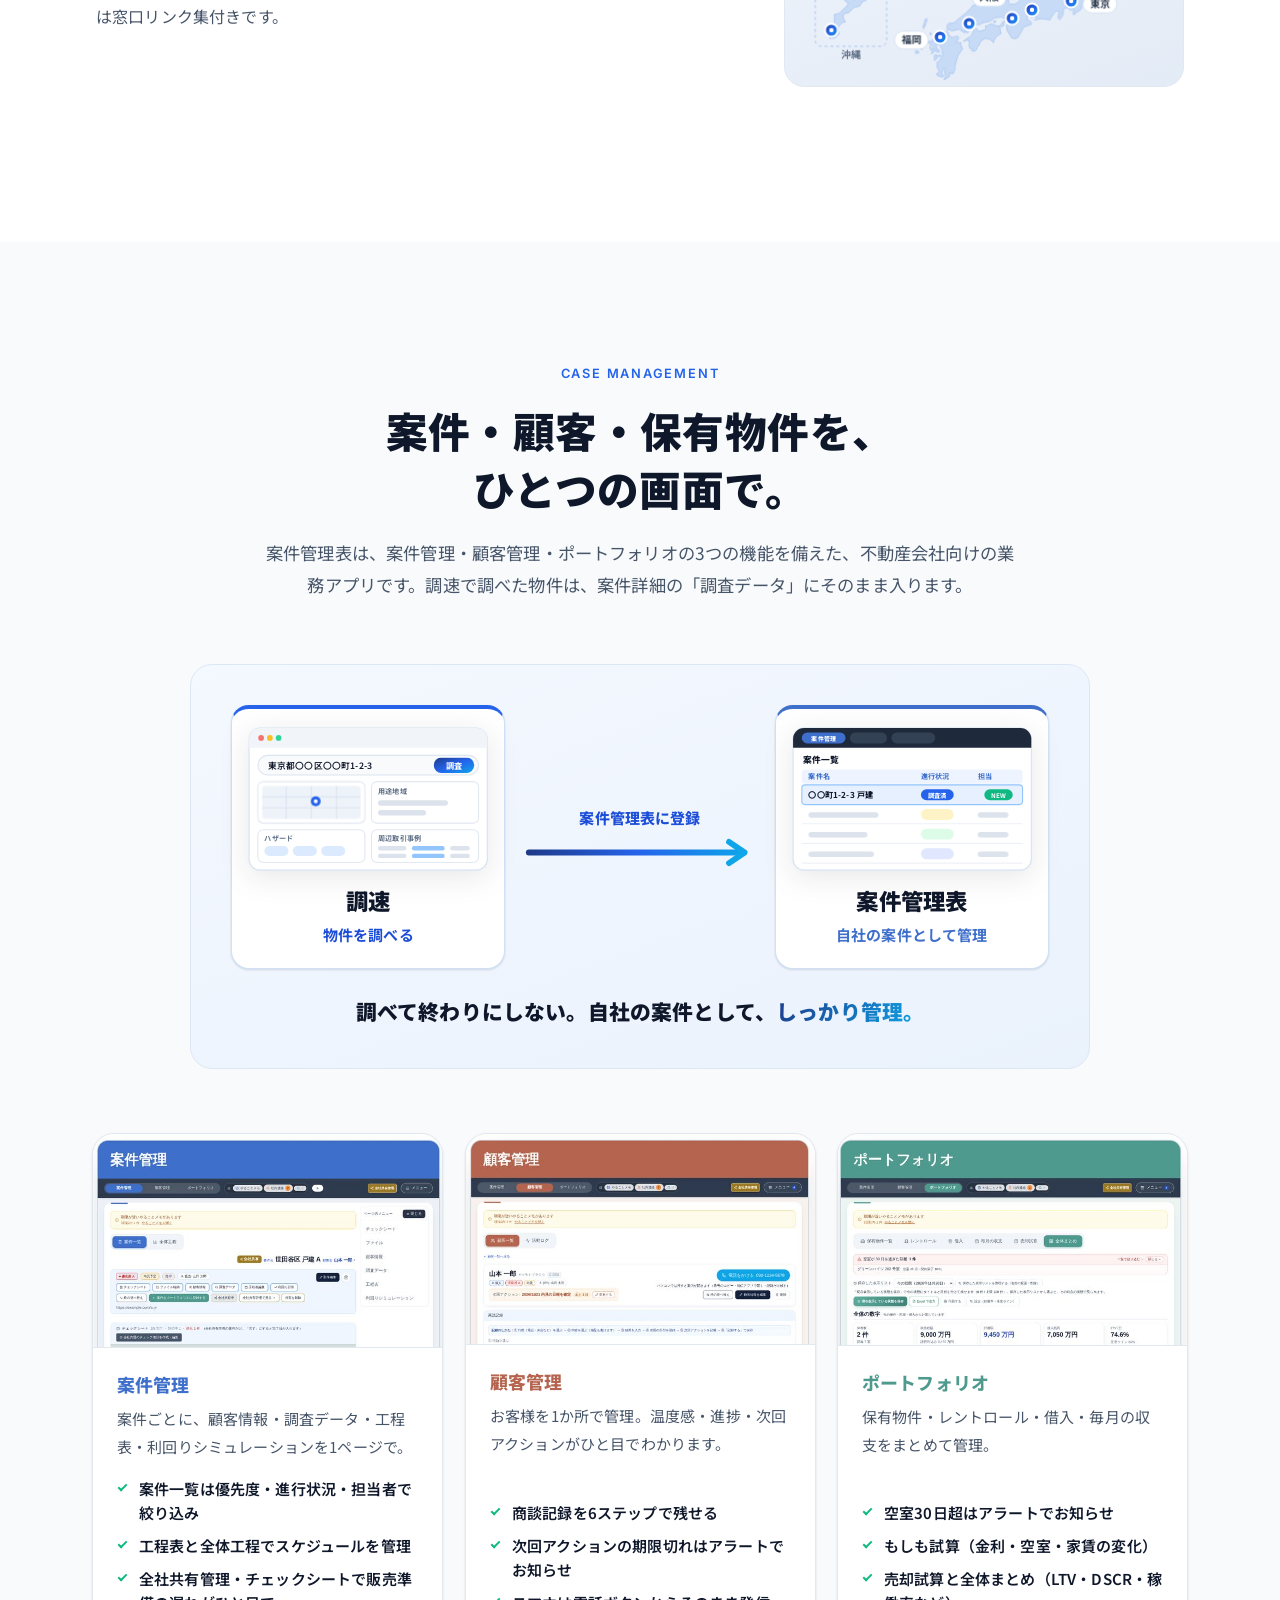
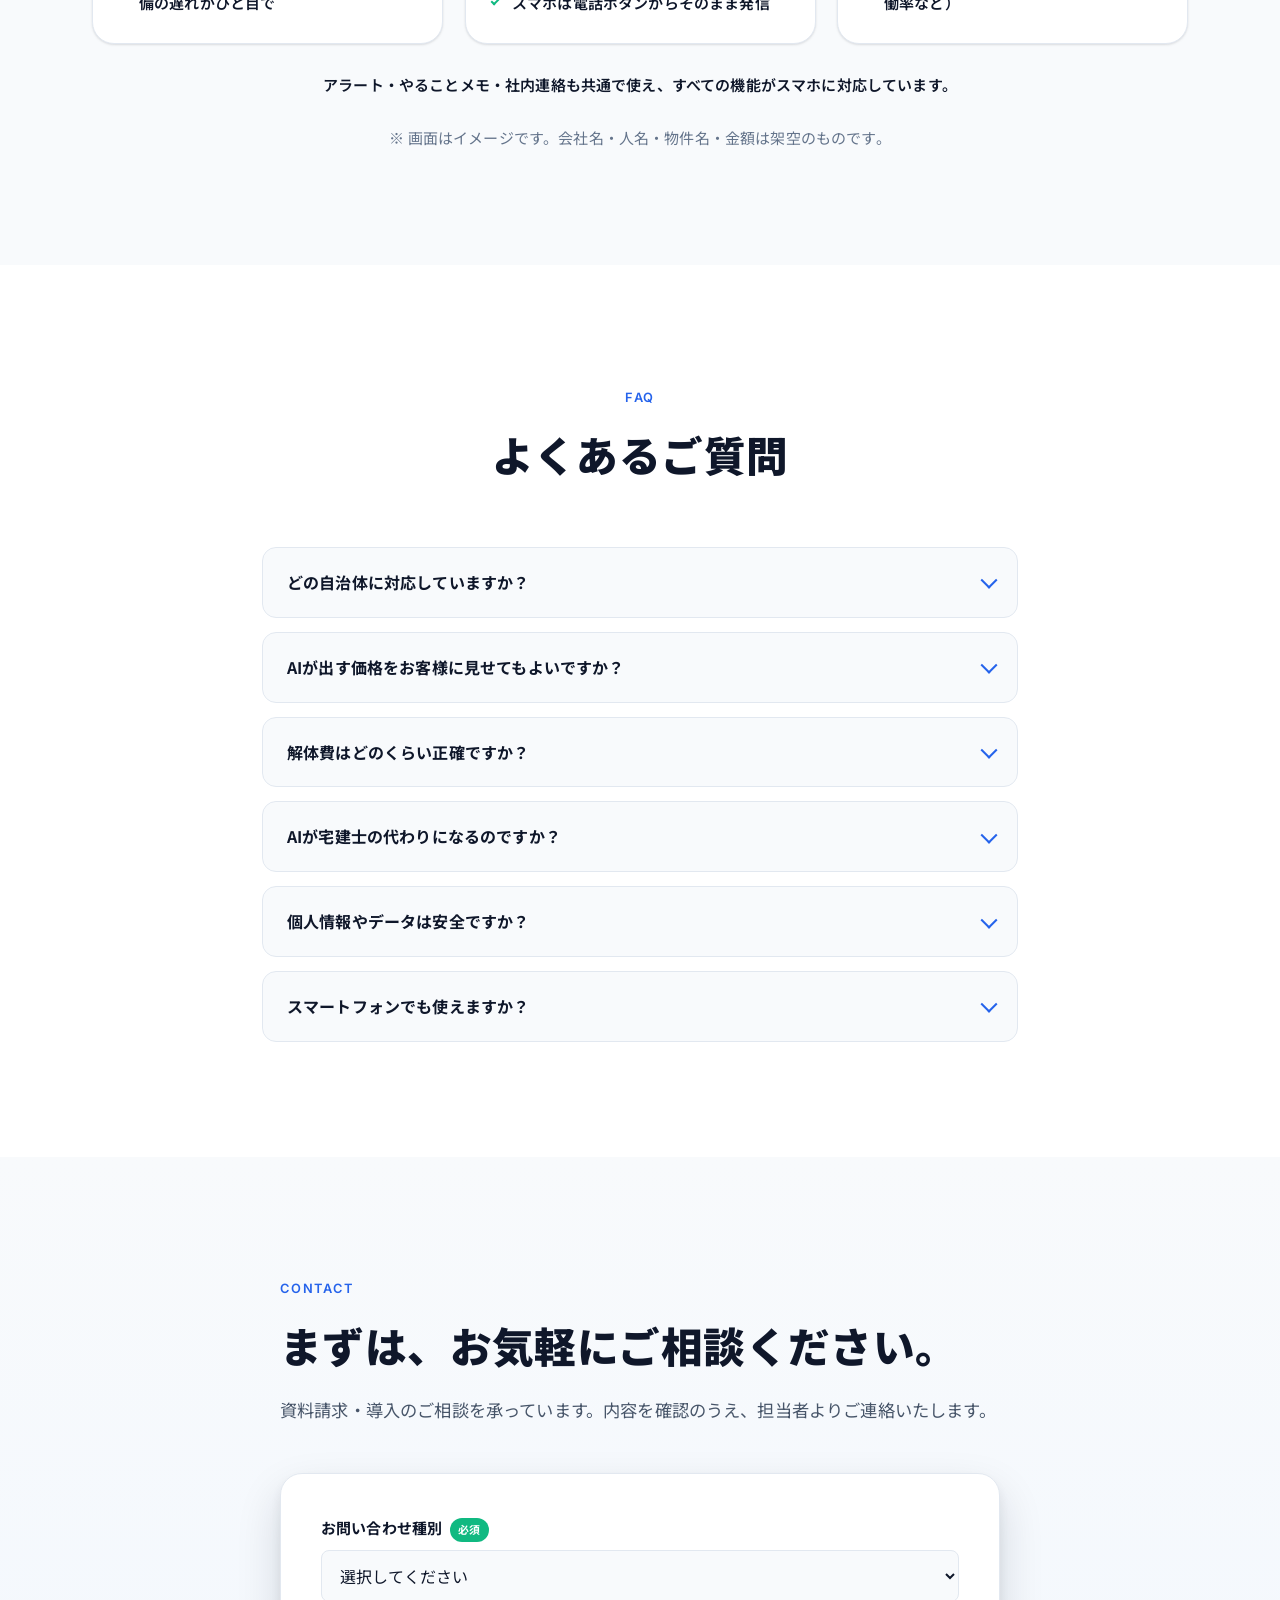
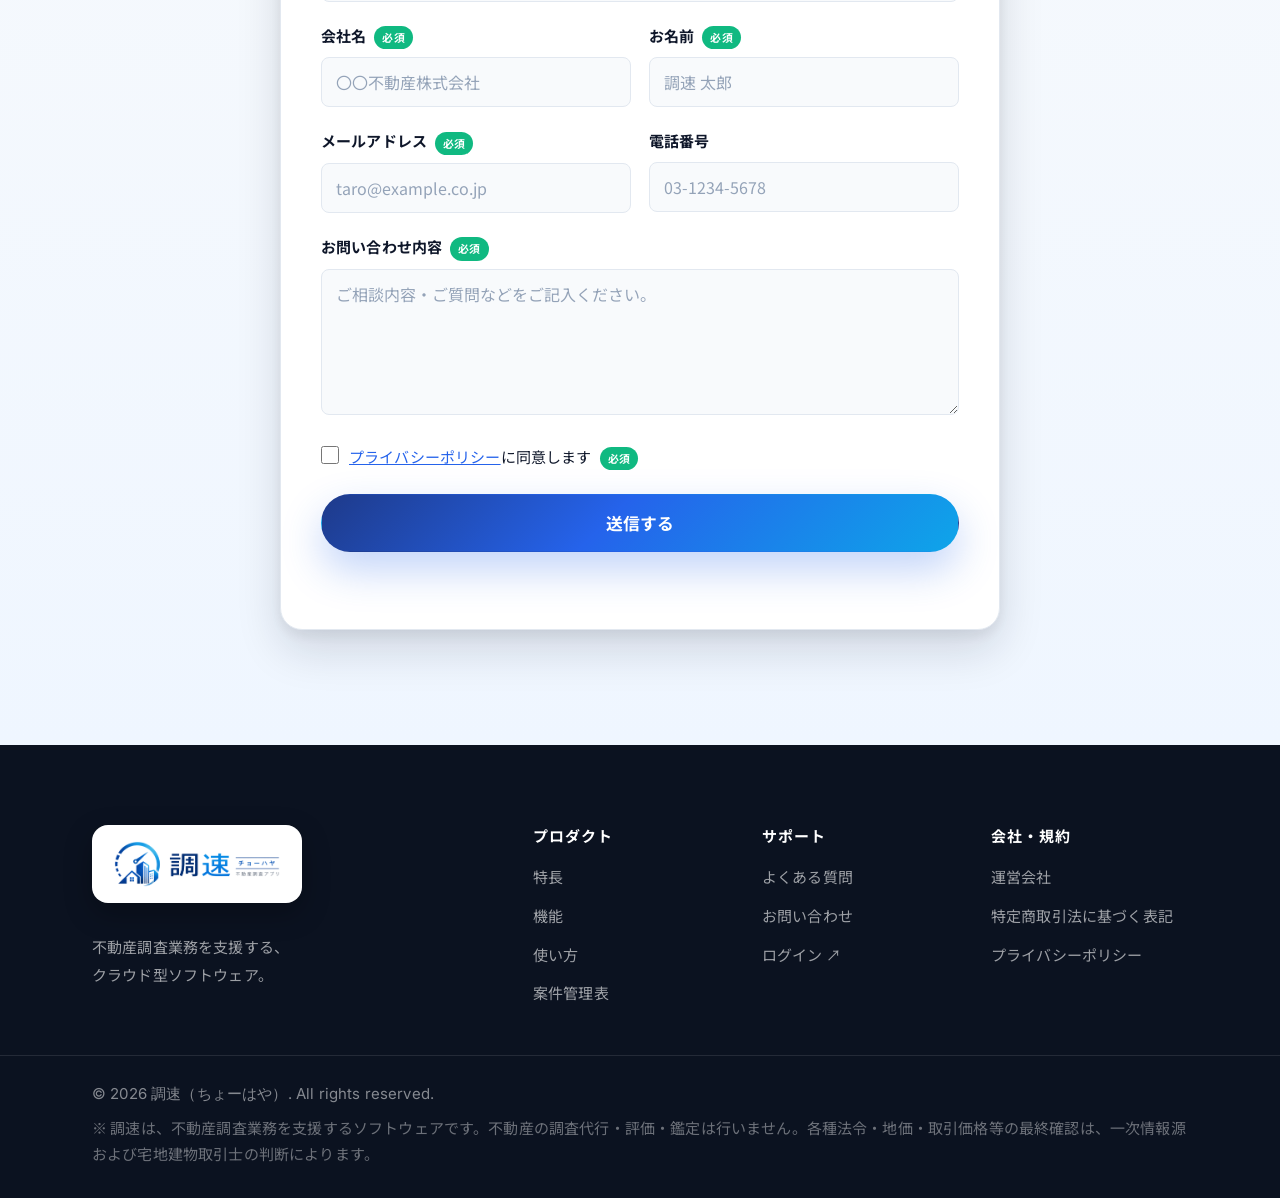
<file: v2/index.html>
<!DOCTYPE html>
<html lang="ja">
<head>
  <meta charset="UTF-8">
  <meta name="viewport" content="width=device-width, initial-scale=1.0">
  <title>調速（ちょーはや）| 不動産調査業務を効率化するクラウド型ソフトウェア</title>
  <meta name="description" content="「調速（ちょーはや）」は、中小不動産業者の不動産調査業務を支援するクラウド型ソフトウェアです。公的データの取得・整理から、AIによる価格の目安や提案文の下書き、価格の計算、プレゼンシートの作成、案件管理表への登録までを支援し、調査業務の生産性を高めます。">

  <!-- OGP -->
  <meta property="og:title" content="調速（ちょーはや）| 不動産調査業務を支援するクラウド型ソフトウェア">
  <meta property="og:description" content="公的データの取得・整理から価格判断、提案資料の作成、案件管理までを支援するクラウド型ソフトウェア。不動産調査業務の時間を約1/10に。">
  <meta property="og:type" content="website">
  <meta property="og:locale" content="ja_JP">

  <!-- Google Fonts: Noto Sans JP（日本語）+ Inter（英字・数字） -->
  <link rel="preconnect" href="https://fonts.googleapis.com">
  <link rel="preconnect" href="https://fonts.gstatic.com" crossorigin>
  <link href="https://fonts.googleapis.com/css2?family=Inter:wght@400;500;600;700;800&family=Noto+Sans+JP:wght@400;500;700;900&display=swap" rel="stylesheet">

  <link rel="stylesheet" href="style.css">
</head>
<body>

  <!-- スクロール進捗バー -->
  <div class="scroll-progress" aria-hidden="true"></div>

  <!-- ============================= HEADER ============================= -->
  <header data-section="header" class="site-header" id="top">
    <nav class="nav container">
      <a href="#top" class="nav-logo" aria-label="調速（ちょーはや）不動産調査業務支援ソフト ホーム">
        <img src="assets/logo-chohaya.png" alt="" class="logo-img logo-img--yoko" width="795" height="220">
      </a>

      <ul class="nav-links">
        <li><a href="#problem">課題</a></li>
        <li><a href="#solution">特長</a></li>
        <li><a href="#features">機能</a></li>
        <li><a href="#how">使い方</a></li>
        <li><a href="#integration">案件管理表</a></li>
        <li><a href="#faq">FAQ</a></li>
      </ul>

      <div class="nav-actions">
        <a href="https://app.cho-haya.com/" class="nav-login" target="_blank" rel="noopener">ログイン</a>
        <a href="#contact" class="btn btn-primary btn-sm">お問い合わせ</a>
      </div>

      <button class="hamburger" type="button" aria-label="メニュー" aria-expanded="false" aria-controls="mobileMenu">
        <span class="hamburger-line"></span>
        <span class="hamburger-line"></span>
        <span class="hamburger-line"></span>
      </button>

      <div class="mobile-menu" id="mobileMenu">
        <a href="#top" class="mobile-menu-logo" aria-label="調速（ちょーはや）不動産調査業務支援ソフト ホーム">
          <img src="assets/logo-chohaya.png" alt="" class="logo-img" width="795" height="220">
        </a>
        <ul>
          <li><a href="#problem">課題</a></li>
          <li><a href="#solution">特長</a></li>
          <li><a href="#features">機能</a></li>
          <li><a href="#how">使い方</a></li>
          <li><a href="#integration">案件管理表</a></li>
          <li><a href="#faq">FAQ</a></li>
          <li><a href="#contact">お問い合わせ</a></li>
        </ul>
        <div class="mobile-menu-actions">
          <a href="https://app.cho-haya.com/" class="btn btn-ghost" target="_blank" rel="noopener">ログイン</a>
          <a href="#contact" class="btn btn-primary">お問い合わせ</a>
        </div>
      </div>
    </nav>
  </header>

  <main>

    <!-- ============================= HERO ============================= -->
    <section data-section="hero" class="hero">
      <div class="hero-bg" aria-hidden="true">
        <span class="orb orb-1"></span>
        <span class="orb orb-2"></span>
        <span class="orb orb-3"></span>
      </div>
      <div class="container hero-inner">
        <div class="hero-copy hero-anim">
          <h1 class="hero-title">
            住所を入力して、<span class="hero-accent">約15秒</span>。<br>
            不動産調査業務を効率化する<br>クラウド型ソフトウェア。
          </h1>
          <p class="hero-lead">
            <span class="hero-accent">公的データ × AI</span> で、不動産調査業務の生産性を最大化。<br class="pc-only">
            公的データの取得・整理から価格判断、提案資料、案件管理までを、ひとつの流れで支援します。
          </p>
          <div class="hero-cta">
            <a href="#contact" class="btn btn-primary btn-lg">お問い合わせはこちら</a>
            <!-- fvvideo:start -->
            <a href="#how-video" class="btn btn-outline btn-lg btn-video"><svg class="ico" viewBox="0 0 24 24" aria-hidden="true"><circle cx="12" cy="12" r="9"/><path d="M10 8.6v6.8l5.4-3.4z" fill="currentColor" stroke="none"/></svg>紹介動画を見る</a>
            <!-- fvvideo:end -->
          </div>
          <ul class="hero-points">
            <li>
              <svg class="ico" viewBox="0 0 24 24" aria-hidden="true"><path d="M20 6 9 17l-5-5"/></svg>
              調査業務の時間を約1/10に
            </li>
            <li>
              <svg class="ico" viewBox="0 0 24 24" aria-hidden="true"><path d="M20 6 9 17l-5-5"/></svg>
              価格判断の支援まで
            </li>
            <li>
              <svg class="ico" viewBox="0 0 24 24" aria-hidden="true"><path d="M20 6 9 17l-5-5"/></svg>
              案件管理表と連携
            </li>
            <li>
              <svg class="ico" viewBox="0 0 24 24" aria-hidden="true"><path d="M20 6 9 17l-5-5"/></svg>
              スマホ対応
            </li>
          </ul>
        </div>

        <!-- 製品画面（実画面：PC + スマホ） -->
        <div class="hero-visual hero-anim-visual">
          <!-- 製品モック：実際の調査画面の構成（左＝番号付きの調査結果、右＝調査メニュー）に似せたアニメーション -->
          <div class="mock-window" role="img" aria-label="調速の調査画面のイメージ（左に調査結果、右に調査メニュー）">
            <div class="mock-bar">
              <span class="mock-dot"></span><span class="mock-dot"></span><span class="mock-dot"></span>
              <span class="mock-url">app.cho-haya.com</span>
            </div>
            <div class="fvm-body" aria-hidden="true">
              <div class="fvm-search">
                <svg class="ico" viewBox="0 0 24 24"><circle cx="11" cy="11" r="7"/><path d="m21 21-4.3-4.3"/></svg>
                <span class="fvm-search-field"><span class="fvm-search-text">東京都〇〇区〇〇町１－２－３</span></span>
                <span class="fvm-search-btn">調査</span>
                <svg class="fvm-cursor" viewBox="0 0 24 24"><path d="M5 3l14 8-6.2 1.6L10 19z"/></svg>
                <span class="fvm-loading"></span>
              </div>
              <div class="fvm-results">
                <div class="fvm-main">
                  <div class="fvm-track">
                    <section class="fvm-card fvm-card--9">
                      <h4><span class="fvm-no">9</span>土地評価額</h4>
                      <div class="fvm-row"><span class="mock-skel w40"></span><span class="mock-skel w30"></span></div>
                    </section>
                    <section class="fvm-card fvm-card--10">
                      <h4><span class="fvm-no">10</span>周辺取引事例</h4>
                      <div class="fvm-seg"><span class="is-on">〜500m</span><span>〜1km</span><span>〜2km</span><span>市全体</span></div>
                      <div class="fvm-table">
                        <div class="fvm-tr fvm-th"><span>時期</span><span>種類</span><span>取引価格</span><span>面積</span></div>
                        <div class="fvm-tr"><i></i><i></i><i class="is-strong"></i><i></i></div>
                        <div class="fvm-tr"><i></i><i></i><i class="is-strong"></i><i></i></div>
                        <div class="fvm-tr"><i></i><i></i><i class="is-strong"></i><i></i></div>
                      </div>
                    </section>
                    <section class="fvm-card fvm-card--11">
                      <h4><span class="fvm-no">11</span>AI参考価格</h4>
                      <div class="fvm-cols">
                        <div class="fvm-box">
                          <span class="fvm-label">AI参考価格（売買）</span>
                          <div class="fvm-ai fvm-ai--glow"><span class="fvm-ai-head">AIが作成した内容</span><span class="mock-skel w90"></span><span class="mock-skel w70"></span><span class="mock-skel w80"></span></div>
                        </div>
                        <div class="fvm-box">
                          <span class="fvm-label">AI参考価格（賃貸）</span>
                          <div class="fvm-ai"><span class="fvm-ai-head">AIが作成した内容</span><span class="fvm-big"></span><span class="mock-skel w80"></span><span class="mock-skel w60"></span></div>
                        </div>
                      </div>
                    </section>
                    <section class="fvm-card fvm-card--12">
                      <h4><span class="fvm-no">12</span>ポータルサイトで検索</h4>
                      <div class="fvm-chips"><span></span><span></span><span></span><span></span></div>
                    </section>
                    <section class="fvm-card fvm-card--13">
                      <h4><span class="fvm-no">13</span>営業決定価格</h4>
                      <div class="fvm-calc"><span class="fvm-cell"></span><b>×</b><span class="fvm-cell"></span><b>=</b><span class="fvm-cell fvm-cell--result"></span></div>
                      <div class="fvm-final"><span class="fvm-final-tag">最終判断</span><span class="mock-skel w50"></span></div>
                    </section>
                    <section class="fvm-card fvm-card--14">
                      <h4><span class="fvm-no">14</span>AIレポート</h4>
                      <span class="mock-skel w90"></span><span class="mock-skel w70"></span>
                    </section>
                  </div>
                </div>
                <div class="fvm-menu">
                  <span class="fvm-btn fvm-btn--ghost">新規物件調査</span>
                  <span class="fvm-btn">プレゼンシートを作成</span>
                  <span class="fvm-btn">案件管理表に登録</span>
                  <span class="fvm-btn fvm-btn--ghost">印刷 / PDF保存</span>
                  <span class="fvm-menu-label">調査メニュー</span>
                  <ol class="fvm-menu-list">
                    <li class="fvm-menu-active"></li>
                    <li><span>9</span>土地評価額</li>
                    <li><span>10</span>周辺取引事例</li>
                    <li><span>11</span>AI参考価格</li>
                    <li><span>12</span>ポータル検索</li>
                    <li><span>13</span>営業決定価格</li>
                    <li><span>14</span>AIレポート</li>
                  </ol>
                </div>
              </div>
            </div>
          </div>

          <div class="mock-phone" aria-hidden="true">
            <div class="mock-phone-notch"></div>
            <div class="mock-phone-screen fvm-phone">
              <span class="fvm-phone-btn">PowerPointで出力</span>
              <div class="fvm-phone-card">
                <b>物件調査サマリー</b>
                <span class="mock-skel w70"></span>
              </div>
              <div class="fvm-phone-card">
                <span class="mock-panel-tag">物件概要</span>
                <div class="fvm-phone-rows"><i></i><span class="mock-skel w80"></span><i></i><span class="mock-skel w60"></span><i></i><span class="mock-skel w70"></span><i></i><span class="mock-skel w50"></span></div>
              </div>
            </div>
          </div>
          <p class="shot-cap shot-cap--hero">※ 画面はイメージです。</p>
        </div>
      </div>

      <div class="hero-marquee" aria-hidden="true">
        <div class="marquee-track">
          <span>国土交通省</span><span>国税庁</span><span>国土地理院</span><span>e-Stat</span><span>Google Maps Places</span>
          <span>国土交通省</span><span>国税庁</span><span>国土地理院</span><span>e-Stat</span><span>Google Maps Places</span>
        </div>
      </div>
    </section>

    <!-- ============================= 課題提起 ============================= -->
    <section data-section="problem" class="problem section" id="problem">
      <div class="container">
        <div class="section-head reveal">
          <p class="eyebrow">PROBLEMS</p>
          <h2 class="section-title"><span class="nobr">こんなお悩み、</span><span class="nobr">ありませんか？</span></h2>
          <p class="section-lead">ひとつでも当てはまったら、調速がきっとお役に立てます。</p>
        </div>

        <ul class="problem-list reveal" aria-label="営業の現場でよくあるお悩み">
          <li class="problem-item">
            <span class="problem-mark" aria-hidden="true"><svg class="ico" viewBox="0 0 24 24"><path d="M20 6 9 17l-5-5"/></svg></span>
            <p>自治体の窓口やポータルサイトを行き来して、<span class="nobr problem-em">移動と待ち時間で半日が消えてしまう</span></p>
          </li>
          <li class="problem-item">
            <span class="problem-mark" aria-hidden="true"><svg class="ico" viewBox="0 0 24 24"><path d="M20 6 9 17l-5-5"/></svg></span>
            <p>調べる項目が多く、<span class="nobr problem-em">市街化調整区域などの確認漏れが心配</span></p>
          </li>
          <li class="problem-item">
            <span class="problem-mark" aria-hidden="true"><svg class="ico" viewBox="0 0 24 24"><path d="M20 6 9 17l-5-5"/></svg></span>
            <p>価格の根拠をそろえるのに、<span class="nobr problem-em">取引事例や相場を毎回調べ直している</span></p>
          </li>
          <li class="problem-item">
            <span class="problem-mark" aria-hidden="true"><svg class="ico" viewBox="0 0 24 24"><path d="M20 6 9 17l-5-5"/></svg></span>
            <p>お客様向けの資料を、<span class="nobr problem-em">毎回定型文から作成している</span></p>
          </li>
          <li class="problem-item">
            <span class="problem-mark" aria-hidden="true"><svg class="ico" viewBox="0 0 24 24"><path d="M20 6 9 17l-5-5"/></svg></span>
            <p>案件・顧客・保有物件の情報が、<span class="nobr problem-em">Excelや紙に散らばっている</span></p>
          </li>
          <li class="problem-item">
            <span class="problem-mark" aria-hidden="true"><svg class="ico" viewBox="0 0 24 24"><path d="M20 6 9 17l-5-5"/></svg></span>
            <p>新人とベテランで、<span class="nobr problem-em">調査品質にバラツキが出てしまう</span></p>
          </li>
        </ul>
      </div>
    </section>

    <!-- ============================= ソリューション ============================= -->
    <section data-section="solution" class="solution section" id="solution">
      <div class="container">
        <div class="section-head reveal">
          <p class="eyebrow">調速 が、その悩みを1画面に。</p>
          <h2 class="section-title"><span class="nobr">調査 → 価格判断 →</span> <span class="nobr">資料化を、</span><span class="nobr">ひとつの流れで支援。</span></h2>
          <p class="section-lead">バラバラだった作業を1画面に集約。住所の入力から価格の判断、お客様に渡す資料づくりまで、業務の流れをソフトウェアが一気通貫で支援します。</p>
        </div>

        <!-- 01 -->
        <div class="sol-row">
          <div class="sol-text reveal reveal--left">
            <span class="sol-num">01</span>
            <h3 class="sol-title"><span class="nobr">公的データの取得・整理を、</span><span class="nobr">住所1つで</span></h3>
            <p class="sol-desc">地図・用途地域・建蔽率/容積率・ハザード・学区・地価・周辺取引事例・周辺施設まで。調査に必要な公的データを自動で取得し、17のセクションに整理して1つの画面に表示します。</p>
            <ul class="sol-list">
              <li><svg class="ico" viewBox="0 0 24 24"><path d="M20 6 9 17l-5-5"/></svg>周辺取引事例は500m・1km・2kmから、事例のある一番近い範囲を自動で選択</li>
              <li><svg class="ico" viewBox="0 0 24 24"><path d="M20 6 9 17l-5-5"/></svg>スーパー・学校・駅まで、距離と徒歩分数つき</li>
              <li><svg class="ico" viewBox="0 0 24 24"><path d="M20 6 9 17l-5-5"/></svg>右側の調査メニューで、見たい項目へすぐ移動</li>
            </ul>
          </div>
          <div class="sol-visual reveal reveal--right">
            <figure class="shot">
              <img src="assets/screens/sol-01.jpg" alt="周辺取引事例（表示範囲と取引事例一覧）" width="1040" height="498" loading="lazy">
              <figcaption class="shot-cap">※ 画面はイメージです。数値・住所はダミーです。</figcaption>
            </figure>
          </div>
        </div>

        <!-- 02 -->
        <div class="sol-row sol-row--reverse">
          <div class="sol-text reveal reveal--left">
            <span class="sol-num">02</span>
            <h3 class="sol-title"><span class="nobr">価格の目安と提案文づくりを、</span><span class="nobr">AIが支援</span></h3>
            <p class="sol-desc">周辺の取引事例・公示地価やWeb上の募集賃料をもとに、坪単価・家賃の目安を築年別の表で整理。解体して売る場合の解体費の概算や、お客様向け提案文の下書きも作成します。いずれも営業担当の判断を支える社内向けの参考情報です。</p>
            <ul class="sol-list">
              <li><svg class="ico" viewBox="0 0 24 24"><path d="M20 6 9 17l-5-5"/></svg>AI参考価格（売買・賃貸）：築年別の目安を表で</li>
              <li><svg class="ico" viewBox="0 0 24 24"><path d="M20 6 9 17l-5-5"/></svg>AI解体費（概算）：坪単価に含まれない費用も明示</li>
              <li><svg class="ico" viewBox="0 0 24 24"><path d="M20 6 9 17l-5-5"/></svg>AIが作成した部分は枠で囲んで表示</li>
            </ul>
            <p class="sol-note">※ AIの目安は参考値です。不動産の評価・鑑定を行う機能ではありません。最終的な価格判断は宅地建物取引士の確認のもとで行ってください。</p>
          </div>
          <div class="sol-visual reveal reveal--right">
            <div class="mock-card aim" data-ai-demo aria-label="AIが価格の目安・解体費・提案文を作成するイメージ">
              <div class="aim-tabs">
                <button type="button" class="aim-tab is-active" data-tab="price">AI参考価格</button>
                <button type="button" class="aim-tab" data-tab="demolition">AI解体費</button>
                <button type="button" class="aim-tab" data-tab="proposal">AI提案文</button>
              </div>
              <div class="aim-panes">
                <div class="aim-pane is-active" data-pane="price">
                  <div class="aim-head"><span class="aim-ico">¥</span><p><b>AI参考価格（売買）</b><small>周辺の取引事例と公示地価から、坪単価の目安を整理します。</small></p></div>
                  <div class="aim-range"><span class="is-on">500m</span><span>1km</span><span>2km</span></div>
                  <div class="aim-frame">
                    <div class="aim-frame-head"><svg class="ico" viewBox="0 0 24 24" aria-hidden="true"><path d="M12 3l1.9 4.6L18.5 9l-4.6 1.9L12 15l-1.9-4.1L5.5 9l4.6-1.4z"/><path d="M19 14l.8 2 .2.8-2 .8L17 19l-.8-2-2-.8 2-.8z"/></svg>AIが作成した内容<span>ここから下</span></div>
                    <div class="aim-frame-body">
                      <p class="aim-text" data-type="対象地から500m圏・直近1年の取引事例をもとにした坪単価の目安です。周辺は築30〜40年の戸建てが中心で、公示地価の水準とも大きな乖離はありません。"></p>
                      <table class="aim-table">
                        <thead><tr><th>区分</th><th>坪単価の目安</th></tr></thead>
                        <tbody>
                          <tr><td>築10年未満</td><td><span class="aim-bar" style="width:86%"></span></td></tr>
                          <tr><td>築10〜20年</td><td><span class="aim-bar" style="width:76%"></span></td></tr>
                          <tr><td>築20〜30年</td><td><span class="aim-bar" style="width:68%"></span></td></tr>
                          <tr class="is-hl"><td>築30〜40年</td><td><span class="aim-bar" style="width:60%"></span></td></tr>
                          <tr><td>築40〜50年</td><td><span class="aim-bar" style="width:52%"></span></td></tr>
                        </tbody>
                      </table>
                    </div>
                    <div class="aim-frame-foot">▲ AIが作成した内容はここまで</div>
                  </div>
                </div>

                <div class="aim-pane" data-pane="demolition">
                  <div class="aim-head"><span class="aim-ico">解</span><p><b>AI解体費（概算）</b><small>構造別の解体費の相場から、延床面積をもとに総額の目安を計算します。</small></p></div>
                  <div class="aim-frame">
                    <div class="aim-frame-head"><svg class="ico" viewBox="0 0 24 24" aria-hidden="true"><path d="M12 3l1.9 4.6L18.5 9l-4.6 1.9L12 15l-1.9-4.1L5.5 9l4.6-1.4z"/><path d="M19 14l.8 2 .2.8-2 .8L17 19l-.8-2-2-.8 2-.8z"/></svg>AIが作成した内容<span>ここから下</span></div>
                    <div class="aim-frame-body">
                      <p class="aim-text" data-type="対象地域の構造別の相場をもとに、延床面積から解体費の総額の目安を計算しました。実際の費用は解体業者の見積もりで確認してください。"></p>
                      <table class="aim-table">
                        <thead><tr><th>構造</th><th>坪単価の目安</th></tr></thead>
                        <tbody>
                          <tr class="is-hl"><td>木造</td><td><span class="aim-bar" style="width:50%"></span></td></tr>
                          <tr><td>軽量鉄骨造</td><td><span class="aim-bar" style="width:62%"></span></td></tr>
                          <tr><td>重量鉄骨造</td><td><span class="aim-bar" style="width:72%"></span></td></tr>
                          <tr><td>RC造</td><td><span class="aim-bar" style="width:84%"></span></td></tr>
                        </tbody>
                      </table>
                      <p class="aim-note aim-reveal"><b>坪単価に含まれない費用（別途）</b>付帯工事・残置物の処分・地中埋設物の撤去・アスベストの事前調査</p>
                    </div>
                    <div class="aim-frame-foot">▲ AIが作成した内容はここまで</div>
                  </div>
                </div>

                <div class="aim-pane" data-pane="proposal">
                  <div class="aim-head"><span class="aim-ico">文</span><p><b>AI提案文</b><small>周辺データと担当者のメモから、お客様向けの文章を下書きします。</small></p></div>
                  <div class="aim-memo"><span>担当者メモ</span>子育て世帯向け・駅近を強調</div>
                  <div class="aim-frame">
                    <div class="aim-frame-head"><svg class="ico" viewBox="0 0 24 24" aria-hidden="true"><path d="M12 3l1.9 4.6L18.5 9l-4.6 1.9L12 15l-1.9-4.1L5.5 9l4.6-1.4z"/><path d="M19 14l.8 2 .2.8-2 .8L17 19l-.8-2-2-.8 2-.8z"/></svg>AIが作成した内容<span>ここから下</span></div>
                    <div class="aim-frame-body">
                      <p class="aim-text aim-text--long" data-type="最寄り駅まで徒歩8分。周辺にはスーパーや小学校が揃い、子育て世帯にも暮らしやすいエリアです。落ち着いた住環境で、はじめてのマイホームにも安心してお選びいただけます。"></p>
                    </div>
                    <div class="aim-frame-foot">▲ AIが作成した内容はここまで</div>
                  </div>
                </div>
              </div>
              <div class="aim-status"><span class="aim-dot"></span><span class="aim-status-text">AIが作成します</span></div>
            </div>
          </div>
        </div>

        <!-- 03 -->
        <div class="sol-row">
          <div class="sol-text reveal reveal--left">
            <span class="sol-num">03</span>
            <h3 class="sol-title"><span class="nobr">価格を決めて、</span><span class="nobr">そのまま提案資料に</span></h3>
            <p class="sol-desc">価格の計算表で「自分の考える坪単価」「AIの目安」「解体更地の場合」の3通りを並べて計算。ボタンひとつで営業決定価格に入れ、判断理由とあわせて保存できます。決めた内容はプレゼンシートと案件管理表に反映されます。</p>
            <ul class="sol-list">
              <li><svg class="ico" viewBox="0 0 24 24"><path d="M20 6 9 17l-5-5"/></svg>プレゼンシートは太字・下線・大きさ・色を編集（物件概要の表はマスごと）</li>
              <li><svg class="ico" viewBox="0 0 24 24"><path d="M20 6 9 17l-5-5"/></svg>印刷（PDF）・PowerPoint・Excelで出力</li>
              <li><svg class="ico" viewBox="0 0 24 24"><path d="M20 6 9 17l-5-5"/></svg>お客様向けのシートにはAIの参考価格を載せない設計</li>
            </ul>
          </div>
          <div class="sol-visual reveal reveal--right">
            <figure class="shot shot--layered">
              <img src="assets/screens/sol-03.jpg" alt="価格の計算表と最終判断（営業決定価格・判断理由）" width="1040" height="858" loading="lazy">
              <img class="shot-overlay" src="assets/screens/sol-03b.jpg" alt="プレゼンシートの書式編集ツール（太字・下線・大きさ・色）" width="560" height="593" loading="lazy">
              <figcaption class="shot-cap">※ 画面はイメージです。数値・住所はダミーです。</figcaption>
            </figure>
          </div>
        </div>

        <!-- 04 -->
        <div class="sol-row sol-row--reverse">
          <div class="sol-text reveal reveal--left">
            <span class="sol-num">04</span>
            <h3 class="sol-title"><span class="nobr">建築に制限がある土地に、</span><span class="nobr">調査の最初で気づける</span></h3>
            <p class="sol-desc">市街化調整区域、またはその境界付近と判定された物件は、赤い枠で「要確認」と表示。確認の手順と国土交通省の地図を開くボタンを用意し、都市計画課への確認漏れを防ぎます。</p>
            <ul class="sol-list">
              <li><svg class="ico" viewBox="0 0 24 24"><path d="M20 6 9 17l-5-5"/></svg>確認の手順を①②③で案内</li>
              <li><svg class="ico" viewBox="0 0 24 24"><path d="M20 6 9 17l-5-5"/></svg>出典は一次情報源へのリンク付き</li>
              <li><svg class="ico" viewBox="0 0 24 24"><path d="M20 6 9 17l-5-5"/></svg>AIは補助、最終判断は宅地建物取引士</li>
            </ul>
          </div>
          <div class="sol-visual reveal reveal--right">
            <figure class="shot shot--narrow">
              <img src="assets/screens/sol-04.jpg" alt="市街化調整区域の境界付近を知らせる赤い枠と確認の手順" width="1010" height="1395" loading="lazy">
              <figcaption class="shot-cap">※ 画面はイメージです。住所はダミーです。</figcaption>
            </figure>
          </div>
        </div>
      </div>
    </section>

    <!-- ============================= 機能 ============================= -->
    <section data-section="features" class="features section section--alt" id="features">
      <div class="container">
        <div class="section-head reveal">
          <p class="eyebrow">FEATURES</p>
          <h2 class="section-title"><span class="nobr">業務の一日を支える、</span><span class="nobr">6つの機能</span></h2>
          <p class="section-lead">調査業務から価格判断、提案、案件登録まで。現場で本当に必要な機能を、迷わない導線でまとめました。</p>
        </div>

        <div class="feature-cards">
          <article class="feature-card reveal">
            <div class="feature-card-ico" aria-hidden="true"><svg class="ico" viewBox="0 0 24 24"><rect x="3" y="3" width="7" height="7" rx="1"/><rect x="14" y="3" width="7" height="7" rx="1"/><rect x="3" y="14" width="7" height="7" rx="1"/><rect x="14" y="14" width="7" height="7" rx="1"/></svg></div>
            <h3 class="feature-card-title">ワンクリック多面調査</h3>
            <p class="feature-card-desc">地図・法令・ハザード・地価・周辺取引事例・周辺施設まで、17のセクションで一覧表示します。</p>
            <ul class="feature-card-points">
              <li>取引事例は期間・種別・用途地域で絞り込み、Excel出力も</li>
              <li>人口推移・路線価図索引</li>
              <li>調査メニューで項目へすぐ移動</li>
            </ul>
          </article>

          <article class="feature-card reveal">
            <div class="feature-card-ico" aria-hidden="true"><svg class="ico" viewBox="0 0 24 24"><path d="M12 3l1.9 4.6L18.5 9l-4.6 1.9L12 15l-1.9-4.1L5.5 9l4.6-1.4z"/><path d="M19 14l.8 2 .2.8-2 .8L17 19l-.8-2-2-.8 2-.8z"/></svg></div>
            <h3 class="feature-card-title">AI参考価格<span class="nobr">（売買・賃貸）</span></h3>
            <p class="feature-card-desc">取引事例・公示地価や募集賃料をもとに、坪単価・家賃の目安を築年別に整理。価格判断を支える社内向けの参考情報です。</p>
            <ul class="feature-card-points">
              <li>坪単価の目安と売り目線（売買）</li>
              <li>間取り別・築年別の家賃目安（賃貸）</li>
              <li>道路付・土地形状などの条件を反映した補正後の目安</li>
            </ul>
          </article>

          <article class="feature-card reveal">
            <div class="feature-card-ico" aria-hidden="true"><svg class="ico" viewBox="0 0 24 24"><path d="m15 12-8.4 8.4a2.1 2.1 0 0 1-3-3L12 9"/><path d="m18 15 4-4"/><path d="m21.5 11.5-1.9-1.9a2 2 0 0 1-.6-1.4V7l-2.3-2.3a6 6 0 0 0-4.2-1.7H9l.9.8A6.2 6.2 0 0 1 12 8.4V10l2 2h1.2a2 2 0 0 1 1.4.6l1.9 1.9"/></svg></div>
            <h3 class="feature-card-title">AI解体費<span class="nobr">（概算）</span></h3>
            <p class="feature-card-desc">地域の構造別の解体費の相場から、延床面積をもとに総額の目安を計算します。</p>
            <ul class="feature-card-points">
              <li>総額の平均と範囲を表示</li>
              <li>付帯工事・残置物・地中埋設物・アスベスト調査は別途費用になることを明示</li>
              <li>解体業者の見積もりで確認する前提</li>
            </ul>
          </article>

          <article class="feature-card reveal">
            <div class="feature-card-ico" aria-hidden="true"><svg class="ico" viewBox="0 0 24 24"><rect x="4" y="2" width="16" height="20" rx="2"/><path d="M8 6h8M16 14v4M8 10h.01M12 10h.01M16 10h.01M8 14h.01M12 14h.01M8 18h.01M12 18h.01"/></svg></div>
            <h3 class="feature-card-title">価格の計算表と最終判断</h3>
            <p class="feature-card-desc">3通りの計算を並べ、ボタンひとつで営業決定価格へ。判断理由とあわせて自動保存します。</p>
            <ul class="feature-card-points">
              <li>自分の坪単価・AIの目安・解体更地の場合を比較</li>
              <li>「この金額を使う」で最終判断へ反映</li>
              <li>プレゼンシート・案件管理表に自動で反映</li>
            </ul>
          </article>

          <article class="feature-card reveal">
            <div class="feature-card-ico" aria-hidden="true"><svg class="ico" viewBox="0 0 24 24"><rect x="3" y="4" width="18" height="14" rx="2"/><path d="M3 9h18M8 18v2M16 18v2"/></svg></div>
            <h3 class="feature-card-title">プレゼンシート</h3>
            <p class="feature-card-desc">各ブロックの本文も物件概要の表も、太字・下線・大きさ・色を変えられます。</p>
            <ul class="feature-card-points">
              <li>物件概要の表はマスごとに編集</li>
              <li>印刷（PDF）・PowerPoint・Excelで出力</li>
              <li>自由記入ボックスを追加</li>
            </ul>
          </article>

          <article class="feature-card reveal">
            <div class="feature-card-ico" aria-hidden="true"><svg class="ico" viewBox="0 0 24 24"><circle cx="11" cy="11" r="7"/><path d="m21 21-4.3-4.3"/></svg></div>
            <h3 class="feature-card-title">ポータルサイトで検索</h3>
            <p class="feature-card-desc">主要なポータルサイトを、売買・賃貸を切り替えて町名・市名で検索。月極駐車場も地図で探せます。</p>
            <ul class="feature-card-points">
              <li>売買／賃貸の切り替え</li>
              <li>町名／市名の切り替え</li>
              <li>月極駐車場を地図と専門サイトで検索</li>
            </ul>
          </article>
        </div>
      </div>
    </section>

    <!-- ============================= 使い方（3ステップ） ============================= -->
    <section data-section="how" class="how section" id="how">
      <div class="container">
        <div class="section-head reveal">
          <p class="eyebrow">HOW IT WORKS</p>
          <h2 class="section-title"><span class="nobr">使い方は、</span><span class="nobr">たったの3ステップ</span></h2>
          <p class="section-lead">特別な準備は不要。住所の入力から、価格の判断、お客様に渡す資料の作成までをソフトウェアが支援します。</p>
        </div>

        <ol class="steps steps--timeline">
          <li class="step reveal">
            <div class="step-marker"><span class="step-num">1</span></div>
            <div class="step-body">
              <span class="step-ico" aria-hidden="true"><svg class="ico" viewBox="0 0 24 24"><path d="M21 10c0 6-9 12-9 12s-9-6-9-12a9 9 0 0 1 18 0z"/><circle cx="12" cy="10" r="3"/></svg></span>
              <h3>住所を入力</h3>
              <p>調べたい物件の住所と、わかる範囲の物件情報を入力するだけ。</p>
            </div>
          </li>
          <li class="step reveal">
            <div class="step-marker"><span class="step-num">2</span></div>
            <div class="step-body">
              <span class="step-ico" aria-hidden="true"><svg class="ico" viewBox="0 0 24 24"><rect x="3" y="3" width="7" height="7" rx="1"/><rect x="14" y="3" width="7" height="7" rx="1"/><rect x="3" y="14" width="7" height="7" rx="1"/><rect x="14" y="14" width="7" height="7" rx="1"/></svg></span>
              <h3>調査結果とAIの目安を確認</h3>
              <p>法令・ハザード・取引事例などの調査結果と、AIの参考価格・解体費の目安が一画面に並びます。</p>
            </div>
          </li>
          <li class="step reveal">
            <div class="step-marker"><span class="step-num">3</span></div>
            <div class="step-body">
              <span class="step-ico" aria-hidden="true"><svg class="ico" viewBox="0 0 24 24"><path d="M14 2H6a2 2 0 0 0-2 2v16a2 2 0 0 0 2 2h12a2 2 0 0 0 2-2V8z"/><path d="M14 2v6h6"/><path d="m9 15 2 2 4-4"/></svg></span>
              <h3>価格を決めて、資料と案件に</h3>
              <p>計算表で営業決定価格を決め、プレゼンシートを出力。案件管理表にもそのまま登録できます。</p>
            </div>
          </li>
        </ol>

        <!-- video:start -->
        <div class="how-video reveal" id="how-video">
          <p class="how-video-title"><svg class="ico" viewBox="0 0 24 24" aria-hidden="true"><circle cx="12" cy="12" r="9"/><path d="M10 8.6v6.8l5.4-3.4z" fill="currentColor" stroke="none"/></svg>動画でわかる調速</p>
          <div class="how-video-frame">
            <div class="how-video-placeholder">
              <span class="how-video-play" aria-hidden="true"><svg viewBox="0 0 24 24"><path d="M8 5.5v13l10.5-6.5z"/></svg></span>
              <span>紹介動画（準備中）</span>
            </div>
          </div>
        </div>
        <!-- video:end -->

        <div class="how-cta reveal">
          <a href="#contact" class="btn btn-primary btn-lg">お問い合わせはこちら</a>
        </div>
      </div>
    </section>

    <!-- ============================= 選ばれる理由 ============================= -->
    <section data-section="why" class="why section section--alt" id="why">
      <div class="container">
        <div class="section-head reveal">
          <p class="eyebrow">WHY 調速</p>
          <h2 class="section-title"><span class="nobr">調速が、</span><span class="nobr">現場に選ばれる理由</span></h2>
          <p class="section-lead">スピードだけでなく、不動産業務の“正確さ”と“安心”を支える設計にこだわりました。</p>
        </div>

        <ol class="why-list">
          <li class="why-item reveal">
            <figure class="why-figure why-figure--svg">
            <svg class="why-svg" viewBox="0 0 400 280" role="img" aria-label="調査結果とAIの目安に、出典と参照元のリンクが付いているイメージ">
              <defs><linearGradient id="wvG1" x1="0" y1="0" x2="1" y2="1"><stop offset="0" stop-color="#1E3A8A"/><stop offset=".5" stop-color="#2563EB"/><stop offset="1" stop-color="#0EA5E9"/></linearGradient><filter id="wvS1" x="-20%" y="-20%" width="140%" height="150%"><feDropShadow dx="0" dy="6" stdDeviation="7" flood-color="#0F172A" flood-opacity=".1"/></filter></defs>
              <g class="wv-pop" style="--d:.1s">
              <rect class="wv-card" x="26" y="34" width="168" height="200" rx="12" filter="url(#wvS1)"/>
              <rect x="40" y="50" width="20" height="20" rx="5" fill="url(#wvG1)"/><text class="wv-w" x="50" y="64" text-anchor="middle">2</text>
              <text class="wv-t" x="68" y="65">用途地域</text>
              <rect class="wv-sk wv-grow" style="--d:.5s" x="40" y="86" width="124" height="8" rx="4"/>
              <rect class="wv-sk wv-grow" style="--d:.6s" x="40" y="102" width="96" height="8" rx="4"/>
              <rect class="wv-sk wv-grow" style="--d:.7s" x="40" y="118" width="112" height="8" rx="4"/>
              <rect x="40" y="136" width="140" height="44" rx="7" fill="#F8FAFC" stroke="#E2E8F0"/>
              <rect class="wv-sk wv-grow" style="--d:.8s" x="50" y="148" width="54" height="6" rx="3"/>
              <rect class="wv-skb wv-grow" style="--d:.85s" x="112" y="148" width="56" height="6" rx="3"/>
              <rect class="wv-sk wv-grow" style="--d:.9s" x="50" y="162" width="54" height="6" rx="3"/>
              <rect class="wv-skb wv-grow" style="--d:.95s" x="112" y="162" width="56" height="6" rx="3"/>
              </g>
              <g class="wv-pop" style="--d:.3s">
              <rect class="wv-card" x="206" y="34" width="168" height="200" rx="12" filter="url(#wvS1)"/>
              <path d="M206 46 a12 12 0 0 1 12 -12 h144 a12 12 0 0 1 12 12 v16 h-168 z" fill="url(#wvG1)"/>
              <text class="wv-w" x="220" y="52.5">AIが作成した内容</text>
              <text class="wv-s" x="220" y="84">家賃・解体費の目安</text>
              <rect class="wv-skb wv-grow" style="--d:.7s" x="220" y="94" width="110" height="12" rx="6"/>
              <rect class="wv-sk wv-grow" style="--d:.8s" x="220" y="118" width="138" height="7" rx="3.5"/>
              <rect class="wv-sk wv-grow" style="--d:.9s" x="220" y="132" width="120" height="7" rx="3.5"/>
              <rect class="wv-sk wv-grow" style="--d:1s" x="220" y="146" width="130" height="7" rx="3.5"/>
              <rect class="wv-sk wv-grow" style="--d:1.1s" x="220" y="160" width="96" height="7" rx="3.5"/>
              </g>
              <g class="wv-pop" style="--d:1.25s">
              <rect x="40" y="192" width="140" height="26" rx="13" fill="#EFF6FF" stroke="#93C5FD"/>
              <text class="wv-tag" x="110" y="209" text-anchor="middle">出典：国土交通省 ↗</text>
              </g>
              <g class="wv-pop" style="--d:1.5s">
              <rect x="220" y="192" width="140" height="26" rx="13" fill="#EFF6FF" stroke="#93C5FD"/>
              <text class="wv-tag" x="290" y="209" text-anchor="middle">参照したWebページ ↗</text>
              </g>
              <g class="wv-pop" style="--d:1.8s"><circle cx="182" cy="194" r="10" fill="#10B981"/><path d="M177 194 l3.5 3.5 l6 -6.5" stroke="#fff" stroke-width="2.2" fill="none" stroke-linecap="round" stroke-linejoin="round"/></g><g class="wv-pop" style="--d:2s"><circle cx="362" cy="194" r="10" fill="#10B981"/><path d="M357 194 l3.5 3.5 l6 -6.5" stroke="#fff" stroke-width="2.2" fill="none" stroke-linecap="round" stroke-linejoin="round"/></g>
            </svg>
            </figure>
            <div class="why-text">
              <span class="why-num">01</span>
              <h3>出典が見える、根拠のある情報</h3>
              <p>法令・地価・取引事例・ハザードは国土交通省などの公的データ、家賃や解体費の目安はWeb上の相場をもとに表示。出典や一次情報源へのリンクを添えています。</p>
            </div>
          </li>
          <li class="why-item reveal">
            <figure class="why-figure why-figure--svg">
            <svg class="why-svg" viewBox="0 0 400 280" role="img" aria-label="AIの目安を参考に、営業担当が判断して営業決定価格と判断理由を入力・記録するイメージ">
              <defs><linearGradient id="wvG2" x1="0" y1="0" x2="1" y2="1"><stop offset="0" stop-color="#1E3A8A"/><stop offset=".5" stop-color="#2563EB"/><stop offset="1" stop-color="#0EA5E9"/></linearGradient><filter id="wvS2" x="-20%" y="-20%" width="140%" height="150%"><feDropShadow dx="0" dy="6" stdDeviation="7" flood-color="#0F172A" flood-opacity=".1"/></filter></defs>
              <g class="wv-pop" style="--d:.1s">
              <rect class="wv-card" x="40" y="22" width="320" height="78" rx="12" filter="url(#wvS2)"/>
              <rect x="54" y="36" width="22" height="22" rx="6" fill="#EEF4FF"/>
              <g transform="translate(56 38) scale(.75)"><path d="M12 3l1.9 4.6L18.5 9l-4.6 1.9L12 15l-1.9-4.1L5.5 9l4.6-1.4z" fill="#2563EB"/></g>
              <text class="wv-t" x="84" y="52">AIの目安</text>
              <rect x="140" y="39" width="46" height="17" rx="8.5" fill="#F1F5F9"/><text class="wv-s" x="163" y="51" text-anchor="middle">参考値</text>
              <rect x="54" y="70" width="292" height="14" rx="7" fill="#EEF2F7"/>
              <rect class="wv-grow" style="--d:.5s" x="118" y="70" width="150" height="14" rx="7" fill="url(#wvG2)" opacity=".55"/>
              </g>
              <path class="wv-draw" style="--d:.8s" pathLength="100" d="M200 106 V124" stroke="#94A3B8" stroke-width="3" stroke-linecap="round" fill="none"/>
              <path class="wv-pop" style="--d:1s" d="M193 119 L200 127 L207 119" stroke="#94A3B8" stroke-width="3" fill="none" stroke-linecap="round" stroke-linejoin="round"/>
              <g class="wv-pop" style="--d:.9s">
              <rect x="40" y="134" width="320" height="128" rx="12" fill="#fff" stroke="#34D399" stroke-width="2" filter="url(#wvS2)"/>
              <rect x="54" y="148" width="22" height="22" rx="6" fill="#10B981"/><text class="wv-w" x="65" y="163" text-anchor="middle">決</text>
              <text class="wv-t" x="84" y="164">最終判断</text>
              <text class="wv-s" x="54" y="190">営業決定価格</text>
              <rect x="54" y="197" width="150" height="28" rx="6" fill="#fff" stroke="#10B981" stroke-width="1.5"/>
              <text class="wv-t" x="194" y="216" text-anchor="end">●,●●● 万円</text>
              <rect class="wv-cover" style="--d:1.4s" x="60" y="200" width="140" height="22" fill="#fff"/>
              <text class="wv-s" x="222" y="190">判断理由</text>
              <rect class="wv-sk wv-grow" style="--d:2.1s" x="222" y="199" width="122" height="7" rx="3.5"/>
              <rect class="wv-sk wv-grow" style="--d:2.25s" x="222" y="212" width="100" height="7" rx="3.5"/>
              </g>
              <g class="wv-pop" style="--d:2.6s">
              <rect x="210" y="230" width="136" height="24" rx="12" fill="#F1F5F9" stroke="#CBD5E1"/>
              <g transform="translate(219 234)"><circle cx="7" cy="5" r="3.6" fill="none" stroke="#475569" stroke-width="1.8"/><path d="M1 16 a6 6 0 0 1 12 0" fill="none" stroke="#475569" stroke-width="1.8" stroke-linecap="round"/></g>
              <text class="wv-s" x="285" y="246.5" text-anchor="middle" style="fill:#334155">担当者が判断・記録</text>
              </g>
            </svg>
            </figure>
            <div class="why-text">
              <span class="why-num">02</span>
              <h3>宅建士の判断を支える設計</h3>
              <p>AIは目安や確認すべき観点を示す補助役。最終的な判断は宅地建物取引士が行う前提で設計しています。</p>
            </div>
          </li>
          <li class="why-item reveal">
            <figure class="why-figure why-figure--svg">
            <svg class="why-svg" viewBox="0 0 400 280" role="img" aria-label="自治体の窓口ページ・路線価図・ポータルサイトの検索が、調速の1画面に集約されるイメージ">
              <defs><linearGradient id="wvG3" x1="0" y1="0" x2="1" y2="1"><stop offset="0" stop-color="#1E3A8A"/><stop offset=".5" stop-color="#2563EB"/><stop offset="1" stop-color="#0EA5E9"/></linearGradient><filter id="wvS3" x="-20%" y="-20%" width="140%" height="150%"><feDropShadow dx="0" dy="6" stdDeviation="7" flood-color="#0F172A" flood-opacity=".1"/></filter></defs>
              <path class="wv-draw" style="--d:.5s" pathLength="100" d="M72 190 C72 164 132 166 150 146" stroke="#93C5FD" stroke-width="3" stroke-linecap="round" fill="none"/>
              <path class="wv-draw" style="--d:.6s" pathLength="100" d="M200 190 V146" stroke="#93C5FD" stroke-width="3" stroke-linecap="round" fill="none"/>
              <path class="wv-draw" style="--d:.7s" pathLength="100" d="M328 190 C328 164 268 166 250 146" stroke="#93C5FD" stroke-width="3" stroke-linecap="round" fill="none"/>
              <g class="wv-pop" style="--d:.1s">
              <rect class="wv-card" x="104" y="20" width="192" height="126" rx="12" filter="url(#wvS3)"/>
              <path d="M104 32 a12 12 0 0 1 12 -12 h168 a12 12 0 0 1 12 12 v8 h-192 z" fill="#F1F5F9"/>
              <circle cx="117" cy="31" r="2.6" fill="#F87171"/><circle cx="125" cy="31" r="2.6" fill="#FBBF24"/><circle cx="133" cy="31" r="2.6" fill="#34D399"/>
              <text class="wv-t" x="118" y="60">調速</text><text class="wv-s" x="150" y="60">1画面に集約</text>
              </g>
              <g class="wv-pop" style="--d:1.1s"><rect x="118" y="70" width="164" height="20" rx="5" fill="#F8FAFC" stroke="#E2E8F0"/><rect x="124" y="75" width="10" height="10" rx="2" fill="#2563EB"/><rect class="wv-sk" x="140" y="77" width="96" height="6" rx="3"/><text class="wv-tag" x="270" y="84" text-anchor="end">↗</text></g>
              <g class="wv-pop" style="--d:1.25s"><rect x="118" y="94" width="164" height="20" rx="5" fill="#F8FAFC" stroke="#E2E8F0"/><rect x="124" y="99" width="10" height="10" rx="2" fill="#0EA5E9"/><rect class="wv-sk" x="140" y="101" width="80" height="6" rx="3"/><text class="wv-tag" x="270" y="108" text-anchor="end">↗</text></g>
              <g class="wv-pop" style="--d:1.4s"><rect x="118" y="118" width="164" height="20" rx="5" fill="#F8FAFC" stroke="#E2E8F0"/><rect x="124" y="123" width="10" height="10" rx="2" fill="#10B981"/><rect class="wv-sk" x="140" y="125" width="88" height="6" rx="3"/><text class="wv-tag" x="270" y="132" text-anchor="end">↗</text></g>
              <g class="wv-pop" style="--d:.2s">
              <rect class="wv-card" x="16" y="190" width="112" height="64" rx="12" filter="url(#wvS3)"/>
              <g transform="translate(62 200)"><rect width="20" height="22" rx="2" fill="#2563EB"/><rect x="4" y="4" width="4" height="4" fill="#fff"/><rect x="12" y="4" width="4" height="4" fill="#fff"/><rect x="4" y="11" width="4" height="4" fill="#fff"/><rect x="12" y="11" width="4" height="4" fill="#fff"/><rect x="8" y="16" width="4" height="6" fill="#fff"/></g>
              <text class="wv-s" x="72" y="241" text-anchor="middle">自治体の窓口</text>
              </g>
              <g class="wv-pop" style="--d:.3s">
              <rect class="wv-card" x="144" y="190" width="112" height="64" rx="12" filter="url(#wvS3)"/>
              <g transform="translate(189 200)"><path d="M0 3 L7 0 L14 3 L22 0 V19 L14 22 L7 19 L0 22 Z" fill="#E0F2FE" stroke="#0EA5E9" stroke-width="1.6" stroke-linejoin="round"/><path d="M7 0 V19 M14 3 V22" stroke="#0EA5E9" stroke-width="1.4"/></g>
              <text class="wv-s" x="200" y="241" text-anchor="middle">路線価図</text>
              </g>
              <g class="wv-pop" style="--d:.4s">
              <rect class="wv-card" x="272" y="190" width="112" height="64" rx="12" filter="url(#wvS3)"/>
              <g transform="translate(317 200)"><circle cx="9" cy="9" r="7.5" fill="none" stroke="#10B981" stroke-width="3"/><path d="M15 15 L21 21" stroke="#10B981" stroke-width="3" stroke-linecap="round"/></g>
              <text class="wv-s" x="328" y="241" text-anchor="middle">ポータル検索</text>
              </g>
            </svg>
            </figure>
            <div class="why-text">
              <span class="why-num">03</span>
              <h3>業務フローの起点集約</h3>
              <p>自治体の窓口ページ、路線価図、ポータルサイトの検索を1画面に集約。同じ物件情報を何度も入力し直す手間をなくします。</p>
            </div>
          </li>
          <li class="why-item reveal">
            <figure class="why-figure why-figure--svg">
            <svg class="why-svg" viewBox="0 0 400 280" role="img" aria-label="プレゼンシートを、印刷（PDF）・PowerPoint・Excel で出力するイメージ">
              <defs><linearGradient id="wvG4" x1="0" y1="0" x2="1" y2="1"><stop offset="0" stop-color="#1E3A8A"/><stop offset=".5" stop-color="#2563EB"/><stop offset="1" stop-color="#0EA5E9"/></linearGradient><filter id="wvS4" x="-20%" y="-20%" width="140%" height="150%"><feDropShadow dx="0" dy="6" stdDeviation="7" flood-color="#0F172A" flood-opacity=".1"/></filter></defs>
              <g class="wv-pop" style="--d:.1s">
              <rect class="wv-card" x="22" y="40" width="214" height="176" rx="8" filter="url(#wvS4)"/>
              <text class="wv-t" x="36" y="62">物件調査サマリー</text>
              <rect x="36" y="69" width="186" height="3" rx="1.5" fill="url(#wvG4)"/>
              <rect x="36" y="82" width="88" height="62" rx="5" fill="#EEF3FA"/>
              <path d="M36 102 h88 M36 122 h88 M58 82 v62 M80 82 v62 M102 82 v62" stroke="#DCE5F0"/>
              <circle cx="82" cy="110" r="6" fill="#2563EB"/><circle cx="82" cy="110" r="2.4" fill="#fff"/>
              <rect x="132" y="82" width="90" height="62" rx="5" fill="#fff" stroke="#E2E8F0"/>
              <rect class="wv-sk wv-grow" style="--d:.45s" x="140" y="92" width="72" height="6" rx="3"/>
              <rect class="wv-sk wv-grow" style="--d:.5s" x="140" y="104" width="60" height="6" rx="3"/>
              <rect class="wv-sk wv-grow" style="--d:.55s" x="140" y="116" width="68" height="6" rx="3"/>
              <rect class="wv-sk wv-grow" style="--d:.6s" x="140" y="128" width="44" height="6" rx="3"/>
              <rect x="36" y="152" width="186" height="50" rx="5" fill="#fff" stroke="#E2E8F0"/>
              <rect class="wv-sk wv-grow" style="--d:.65s" x="44" y="161" width="50" height="6" rx="3"/><rect class="wv-skb wv-grow" style="--d:.7s" x="102" y="161" width="100" height="6" rx="3"/>
              <rect class="wv-sk wv-grow" style="--d:.75s" x="44" y="174" width="50" height="6" rx="3"/><rect class="wv-skb wv-grow" style="--d:.8s" x="102" y="174" width="84" height="6" rx="3"/>
              <rect class="wv-sk wv-grow" style="--d:.85s" x="44" y="187" width="50" height="6" rx="3"/><rect class="wv-skb wv-grow" style="--d:.9s" x="102" y="187" width="92" height="6" rx="3"/>
              </g>
              <path class="wv-draw" style="--d:1s" pathLength="100" d="M240 128 C252 128 252 72 266 72" stroke="#CBD5E1" stroke-width="2.5" stroke-linecap="round" fill="none"/>
              <path class="wv-draw" style="--d:1.15s" pathLength="100" d="M240 128 H266" stroke="#CBD5E1" stroke-width="2.5" stroke-linecap="round" fill="none"/>
              <path class="wv-draw" style="--d:1.3s" pathLength="100" d="M240 128 C252 128 252 184 266 184" stroke="#CBD5E1" stroke-width="2.5" stroke-linecap="round" fill="none"/>
              <g transform="translate(270 51)"><g class="wv-slide" style="--d:1.3s"><path d="M0 0 h24 l10 10 v32 h-34 z" fill="#EF4444"/><path d="M24 0 v10 h10" fill="#fff" fill-opacity=".45"/><text class="wv-ext" x="17" y="30" text-anchor="middle">PDF</text><text class="wv-s" x="42" y="26">印刷（PDF）</text></g></g><g transform="translate(270 107)"><g class="wv-slide" style="--d:1.5s"><path d="M0 0 h24 l10 10 v32 h-34 z" fill="#EA580C"/><path d="M24 0 v10 h10" fill="#fff" fill-opacity=".45"/><text class="wv-ext" x="17" y="30" text-anchor="middle">PPT</text><text class="wv-s" x="42" y="26">PowerPoint</text></g></g><g transform="translate(270 163)"><g class="wv-slide" style="--d:1.7s"><path d="M0 0 h24 l10 10 v32 h-34 z" fill="#16A34A"/><path d="M24 0 v10 h10" fill="#fff" fill-opacity=".45"/><text class="wv-ext" x="17" y="30" text-anchor="middle">XLS</text><text class="wv-s" x="42" y="26">Excel</text></g></g>
            </svg>
            </figure>
            <div class="why-text">
              <span class="why-num">04</span>
              <h3><span class="nobr">印刷・PowerPoint・Excel出力が</span><span class="nobr">標準装備</span></h3>
              <p>編集したレイアウトのままA4で出力。提案書にも社内の回付資料にも、そのまま使えます。</p>
            </div>
          </li>
          <li class="why-item reveal">
            <figure class="why-figure why-figure--svg">
            <svg class="why-svg" viewBox="0 0 400 280" role="img" aria-label="調速で調べた物件・営業決定価格・判断理由が、案件管理表の案件詳細に反映されるイメージ">
              <defs><linearGradient id="wvG5" x1="0" y1="0" x2="1" y2="1"><stop offset="0" stop-color="#1E3A8A"/><stop offset=".5" stop-color="#2563EB"/><stop offset="1" stop-color="#0EA5E9"/></linearGradient><filter id="wvS5" x="-20%" y="-20%" width="140%" height="150%"><feDropShadow dx="0" dy="6" stdDeviation="7" flood-color="#0F172A" flood-opacity=".1"/></filter></defs>
              <g class="wv-pop" style="--d:.1s">
              <rect class="wv-card" x="16" y="92" width="92" height="98" rx="12" filter="url(#wvS5)"/>
              <rect x="44" y="106" width="36" height="36" rx="10" fill="url(#wvG5)"/>
              <g transform="translate(51 113)"><circle cx="10" cy="10" r="7" fill="none" stroke="#fff" stroke-width="2.6"/><path d="M15 15 L21 21" stroke="#fff" stroke-width="2.6" stroke-linecap="round"/></g>
              <text class="wv-t" x="62" y="164" text-anchor="middle">調速</text>
              <text class="wv-s" x="62" y="179" text-anchor="middle">物件を調べる</text>
              </g>
              <path class="wv-draw" style="--d:.7s" pathLength="100" d="M114 141 H138" stroke="#2563EB" stroke-width="4" stroke-linecap="round" fill="none"/>
              <path class="wv-pop" style="--d:1s" d="M132 133 L142 141 L132 149" stroke="#0EA5E9" stroke-width="4" fill="none" stroke-linecap="round" stroke-linejoin="round"/>
              <g class="wv-pop" style="--d:.25s">
              <rect class="wv-card" x="150" y="22" width="234" height="238" rx="12" filter="url(#wvS5)"/>
              <path d="M150 34 a12 12 0 0 1 12 -12 h210 a12 12 0 0 1 12 12 v10 h-234 z" fill="#1E293B"/>
              <rect x="162" y="27" width="48" height="12" rx="6" fill="#3E6FCB"/><text class="wv-pill" x="186" y="35.5" text-anchor="middle">案件管理</text>
              <rect x="214" y="27" width="40" height="12" rx="6" fill="#334155"/><rect x="258" y="27" width="46" height="12" rx="6" fill="#334155"/>
              <text class="wv-t" x="164" y="68">〇〇町1-2-3 戸建</text>
              <rect x="164" y="76" width="46" height="15" rx="7.5" fill="#FEE2E2"/><text class="wv-chip" x="187" y="86.5" text-anchor="middle" style="fill:#B91C1C">優先度A</text>
              <rect x="214" y="76" width="42" height="15" rx="7.5" fill="#DBEAFE"/><text class="wv-chip" x="235" y="86.5" text-anchor="middle" style="fill:#1D4ED8">調査済</text>
              <rect x="164" y="100" width="206" height="146" rx="8" fill="#F8FAFC" stroke="#E2E8F0"/>
              <text class="wv-s" x="174" y="119" style="fill:#3E6FCB">調査データ</text>
              <path d="M164 128 h206 M164 156 h206 M164 184 h206" stroke="#E8EEF6"/>
              <text class="wv-s" x="174" y="146">用途地域</text>
              <text class="wv-s" x="174" y="174">営業決定価格</text>
              <text class="wv-s" x="174" y="202">判断理由</text>
              </g>
              <rect class="wv-sk wv-grow" style="--d:1.2s" x="246" y="138" width="100" height="8" rx="4"/>
              <rect class="wv-grow" style="--d:1.4s" x="246" y="166" width="84" height="8" rx="4" fill="url(#wvG5)"/>
              <rect class="wv-sk wv-grow" style="--d:1.6s" x="246" y="194" width="110" height="8" rx="4"/>
              <rect class="wv-sk wv-grow" style="--d:1.7s" x="246" y="208" width="76" height="8" rx="4"/>
              <g class="wv-pop" style="--d:1s"><rect x="296" y="107" width="66" height="16" rx="8" fill="#EFF6FF" stroke="#93C5FD"/><text class="wv-chip" x="329" y="118.5" text-anchor="middle" style="fill:#1D4ED8">調速から反映</text></g>
              <g class="wv-pop" style="--d:2.1s"><rect x="292" y="58" width="80" height="22" rx="11" fill="#ECFDF5" stroke="#34D399"/><circle cx="306" cy="69" r="7" fill="#10B981"/><path d="M302.5 69 l2.8 2.8 l4.6 -5" stroke="#fff" stroke-width="2" fill="none" stroke-linecap="round" stroke-linejoin="round"/><text class="wv-ok" x="342" y="73" text-anchor="middle">登録済み</text></g>
            </svg>
            </figure>
            <div class="why-text">
              <span class="why-num">05</span>
              <h3>案件管理表とひとつながり</h3>
              <p>調べた物件・営業決定価格・判断理由が、そのまま案件管理表に反映。同じ情報を二度入力する必要がありません。</p>
            </div>
          </li>
          <li class="why-item reveal">
            <figure class="why-figure why-figure--svg">
            <svg class="why-svg" viewBox="0 0 400 280" role="img" aria-label="全国のエリアに対応しているイメージ">
              <defs><linearGradient id="wvG6" x1="0" y1="0" x2="1" y2="1"><stop offset="0" stop-color="#1E3A8A"/><stop offset=".5" stop-color="#2563EB"/><stop offset="1" stop-color="#0EA5E9"/></linearGradient><filter id="wvS6" x="-20%" y="-20%" width="140%" height="150%"><feDropShadow dx="0" dy="6" stdDeviation="7" flood-color="#0F172A" flood-opacity=".1"/></filter></defs>
              <g class="wv-pop" style="--d:.1s">
              <path d="M198.0 185.4L197.4 186.0L196.1 185.8L195.4 184.9L195.7 183.8L196.9 183.0ZM268.7 156.5L267.0 156.4L267.8 156.0L268.4 153.9L267.3 153.5L267.4 151.9L270.9 147.6L270.2 152.0L272.0 152.2L270.8 155.1ZM220.2 218.7L218.6 220.2L217.3 220.1L216.4 218.6L218.8 215.5L221.2 214.3L219.8 216.8ZM151.2 253.7L150.1 254.3L149.5 253.5L150.3 252.7L149.8 251.8L150.2 248.8L152.5 248.5L152.9 251.8ZM139.8 221.5L138.9 222.2L138.5 221.2L138.9 218.1L140.7 218.8ZM141.4 217.6L141.1 218.4L139.7 217.3L140.5 213.2L142.3 211.9L142.6 214.4L141.3 216.5ZM131.1 244.4L133.6 244.7L134.4 246.6L132.9 246.8L132.3 247.7L131.5 247.4L130.9 246.4ZM155.5 250.4L154.3 250.5L153.5 249.8L155.3 248.7L156.6 248.9ZM307.5 13.6L306.9 14.9L306.0 10.9L307.3 11.2ZM310.6 17.9L308.5 17.2L308.3 16.1L309.2 15.3L310.8 16.7ZM284.9 77.5L284.2 77.5L284.1 75.3L285.9 74.6ZM211.9 215.4L210.5 216.4L209.5 214.7L211.6 214.5L212.2 214.7ZM137.0 243.4L135.8 241.5L137.4 238.5L138.5 240.8ZM142.9 236.9L141.1 237.7L142.4 235.1L144.0 234.6ZM147.2 228.0L146.2 228.7L145.5 228.1L146.1 226.1ZM182.3 224.6L183.0 225.2L184.8 225.1L183.6 226.3L181.5 225.8L181.5 224.6ZM346.6 37.9L350.5 38.2L355.9 41.2L359.3 41.6L361.5 40.6L368.6 33.7L368.3 35.7L365.1 42.8L364.7 44.9L365.3 46.9L368.2 53.9L370.2 54.4L372.9 52.2L375.1 52.3L372.2 54.1L370.5 56.4L368.2 56.4L362.2 59.8L358.0 60.8L351.9 60.3L348.7 62.1L343.1 67.6L341.0 71.1L339.3 77.5L338.2 79.1L327.9 74.1L318.5 68.0L312.2 68.6L306.2 72.5L302.3 68.4L299.0 68.4L297.2 70.7L296.9 73.5L299.7 76.6L302.7 76.9L308.6 82.8L306.4 84.1L301.6 82.6L297.7 88.3L296.1 89.5L293.5 89.9L292.2 87.2L293.8 80.8L293.0 77.8L289.9 73.8L290.2 67.9L290.7 66.6L293.9 65.0L298.4 60.7L299.1 58.8L297.9 56.6L297.8 53.9L299.1 53.2L303.3 55.6L308.4 56.3L310.6 55.9L311.8 54.4L312.1 47.3L315.6 39.9L315.8 35.0L317.2 30.7L317.6 26.0L316.7 21.5L314.7 17.2L315.9 12.2L318.2 11.4L319.8 10.0L326.6 17.8L333.2 26.9L338.9 32.4ZM166.8 230.5L169.5 231.0L172.6 229.6L174.2 230.5L174.4 232.2L171.9 236.1L177.0 236.4L176.4 238.7L177.8 239.9L177.2 241.1L178.6 242.1L173.7 249.7L170.8 259.5L170.8 263.1L169.1 267.5L165.3 267.0L164.8 268.0L165.7 270.0L159.8 274.0L161.3 269.8L160.1 264.6L161.4 263.9L161.1 262.5L159.4 262.3L158.0 264.9L157.7 267.5L159.2 269.8L158.5 271.3L152.9 269.4L152.2 267.5L154.3 266.8L154.7 264.2L152.7 261.4L152.8 256.0L155.7 253.9L159.2 247.2L157.2 246.5L158.2 245.2L157.8 243.6L155.5 239.1L153.4 237.7L151.9 238.9L152.6 243.2L154.7 243.2L154.9 245.8L153.5 246.2L150.8 244.6L146.8 248.0L147.6 245.3L145.7 242.8L145.5 239.7L147.7 242.5L150.0 243.2L148.6 240.3L144.1 236.7L144.5 234.9L147.9 235.3L147.6 233.3L151.1 231.9L152.5 230.6L155.3 229.9L157.0 226.5L160.3 224.9L163.6 225.9L165.1 229.3ZM212.0 219.3L216.0 219.8L216.5 226.3L217.5 226.8L212.3 230.4L210.4 233.2L209.5 236.5L206.4 233.1L201.7 232.0L196.8 234.6L194.8 239.3L193.0 241.0L192.4 243.4L190.9 244.9L189.9 244.9L187.6 244.7L188.6 242.4L185.5 242.1L185.5 240.6L184.6 239.7L185.8 235.7L184.3 235.1L184.4 233.4L179.0 234.9L187.6 229.0L189.7 223.8L191.8 222.0L192.6 222.1L194.6 224.9L195.5 224.8L201.0 223.4L201.9 221.4L201.3 219.5L202.8 219.6L206.2 217.7L208.0 217.5ZM309.7 91.0L310.2 91.4L312.9 90.4L312.1 96.3L312.5 103.3L313.0 105.4L317.8 111.4L320.5 120.6L320.3 127.3L319.2 133.2L315.8 135.6L314.2 139.5L313.1 146.0L308.0 147.2L305.9 150.7L305.4 154.3L307.0 162.9L306.4 169.2L306.0 171.2L303.5 174.0L302.6 176.0L300.4 184.9L301.1 187.9L304.7 193.8L301.3 194.9L298.7 197.5L298.2 201.8L297.3 203.3L293.0 205.8L291.1 208.2L289.4 207.2L290.0 206.2L289.8 201.3L293.6 196.2L292.1 194.8L290.9 194.8L289.9 195.0L288.9 197.8L287.3 199.3L287.5 200.9L288.6 202.0L287.6 203.8L287.1 203.9L284.8 201.2L281.6 201.6L280.3 202.8L279.2 209.2L276.6 212.8L275.7 213.0L274.6 211.6L275.2 206.9L276.6 206.0L274.0 204.3L272.0 204.9L267.4 211.0L266.5 213.4L257.3 212.2L250.5 213.6L253.7 211.6L253.5 210.4L250.1 210.5L249.0 209.3L248.3 211.5L247.8 211.0L247.5 206.8L248.1 205.8L246.8 205.5L245.2 206.7L242.9 212.0L247.9 216.2L247.5 218.1L240.1 220.6L234.2 231.2L231.0 232.4L227.6 231.3L223.0 223.5L222.6 218.7L225.5 216.5L227.1 213.0L226.2 212.4L221.8 212.8L217.5 210.5L210.5 211.4L206.5 214.6L199.0 216.2L194.7 218.5L193.0 218.0L187.8 219.4L184.5 217.6L183.0 218.1L181.9 219.8L180.6 226.4L174.8 222.8L167.6 224.6L165.3 223.3L163.1 224.1L162.7 219.2L164.3 216.9L169.3 216.6L182.2 206.0L187.3 201.1L188.4 199.1L191.6 197.5L196.5 196.7L198.1 198.4L201.5 197.5L206.7 197.6L223.7 193.4L224.9 193.8L224.5 196.1L225.8 197.3L230.8 197.7L234.0 195.9L236.7 193.0L235.5 189.1L236.3 186.9L240.5 182.6L245.3 175.9L246.0 172.1L245.6 167.7L247.3 164.5L254.2 161.9L254.4 163.5L251.7 166.2L248.5 168.2L248.2 169.2L249.5 170.8L249.8 174.2L253.1 175.7L254.5 175.3L256.9 172.1L268.3 167.4L272.8 162.8L276.4 156.2L281.5 153.2L283.7 150.8L285.4 144.3L289.4 137.4L291.0 131.0L292.7 127.7L293.1 123.7L292.2 119.4L288.5 118.3L290.9 116.4L292.4 111.9L291.1 105.6L292.6 103.1L295.1 102.3L296.2 101.0L297.1 98.0L297.1 94.3L297.7 93.8L301.1 94.4L301.9 100.1L302.9 101.3L305.5 99.2L308.1 100.3L309.6 98.3L309.9 94.2L309.3 93.5L303.6 95.5L303.6 93.3L305.5 88.5L307.9 89.5Z" fill="#C7DBF7" stroke="#A9C6EF" stroke-width=".8" stroke-linejoin="round"/>
              </g>
              <g class="wv-pop" style="--d:.25s">
              <rect x="30" y="168" width="72" height="72" rx="6" fill="none" stroke="#A9C6EF" stroke-width="1" stroke-dasharray="3 3"/>
              <path d="M83.2 192.3L77.0 195.7L74.7 199.5L69.0 200.8L63.5 206.3L58.2 207.4L58.2 211.7L60.5 215.4L57.1 216.1L53.2 220.6L53.0 223.9L54.3 226.6L54.1 227.9L49.5 231.8L44.5 232.0L44.3 227.7L44.7 224.6L49.3 216.9L49.3 207.9L53.6 206.9L55.2 205.7L61.9 199.2L63.3 196.5L59.6 193.9L59.8 190.8L60.7 189.5L66.2 190.5L68.5 192.8L69.7 193.1L72.9 191.3L74.2 188.2L80.4 182.1L82.9 176.0L87.7 181.1L86.4 187.5Z" fill="#C7DBF7" stroke="#A9C6EF" stroke-width=".8" stroke-linejoin="round"/>
              <text class="wv-s" x="66" y="252" text-anchor="middle" style="fill:#64748B">沖縄</text>
              </g>
              <g transform="translate(46.3 223.8)"><circle class="wv-ring" style="--d:1.75s" r="7" fill="#3B82F6"/><g class="wv-pop" style="--d:1.75s"><circle r="6.5" fill="url(#wvG6)" stroke="#fff" stroke-width="2"/><circle r="2.2" fill="#fff"/></g></g><g transform="translate(311.4 58.7)"><circle class="wv-ring" style="--d:.6s" r="7" fill="#3B82F6"/><g class="wv-pop" style="--d:.6s"><circle r="6.5" fill="url(#wvG6)" stroke="#fff" stroke-width="2"/><circle r="2.2" fill="#fff"/></g></g><g transform="translate(304.6 148.5)"><circle class="wv-ring" style="--d:.8s" r="7" fill="#3B82F6"/><g class="wv-pop" style="--d:.8s"><circle r="6.5" fill="url(#wvG6)" stroke="#fff" stroke-width="2"/><circle r="2.2" fill="#fff"/></g></g><g transform="translate(287.8 194.4)"><circle class="wv-ring" style="--d:1s" r="7" fill="#3B82F6"/><g class="wv-pop" style="--d:1s"><circle r="6.5" fill="url(#wvG6)" stroke="#fff" stroke-width="2"/><circle r="2.2" fill="#fff"/></g></g><g transform="translate(248.3 203.3)"><circle class="wv-ring" style="--d:1.15s" r="7" fill="#3B82F6"/><g class="wv-pop" style="--d:1.15s"><circle r="6.5" fill="url(#wvG6)" stroke="#fff" stroke-width="2"/><circle r="2.2" fill="#fff"/></g></g><g transform="translate(228.3 211.8)"><circle class="wv-ring" style="--d:1.3s" r="7" fill="#3B82F6"/><g class="wv-pop" style="--d:1.3s"><circle r="6.5" fill="url(#wvG6)" stroke="#fff" stroke-width="2"/><circle r="2.2" fill="#fff"/></g></g><g transform="translate(185 217)"><circle class="wv-ring" style="--d:1.45s" r="7" fill="#3B82F6"/><g class="wv-pop" style="--d:1.45s"><circle r="6.5" fill="url(#wvG6)" stroke="#fff" stroke-width="2"/><circle r="2.2" fill="#fff"/></g></g><g transform="translate(155.8 230.7)"><circle class="wv-ring" style="--d:1.6s" r="7" fill="#3B82F6"/><g class="wv-pop" style="--d:1.6s"><circle r="6.5" fill="url(#wvG6)" stroke="#fff" stroke-width="2"/><circle r="2.2" fill="#fff"/></g></g><g class="wv-pop" style="--d:.75s"><rect x="323.4" y="49.7" width="34" height="18" rx="9" fill="#fff" stroke="#D6E2F2"/><text class="wv-s" x="340.4" y="62.2" text-anchor="middle" style="fill:#334155">札幌</text></g><g class="wv-pop" style="--d:1.15s"><rect x="299.8" y="188.4" width="34" height="18" rx="9" fill="#fff" stroke="#D6E2F2"/><text class="wv-s" x="316.8" y="200.9" text-anchor="middle" style="fill:#334155">東京</text></g><g class="wv-pop" style="--d:1.45s"><rect x="188.3" y="181.8" width="34" height="18" rx="9" fill="#fff" stroke="#D6E2F2"/><text class="wv-s" x="205.3" y="194.3" text-anchor="middle" style="fill:#334155">大阪</text></g><g class="wv-pop" style="--d:1.75s"><rect x="109.8" y="224.7" width="34" height="18" rx="9" fill="#fff" stroke="#D6E2F2"/><text class="wv-s" x="126.8" y="237.2" text-anchor="middle" style="fill:#334155">福岡</text></g>
              <g class="wv-pop" style="--d:1.9s">
              <rect x="24" y="26" width="150" height="32" rx="16" fill="#fff" stroke="#BFD3F5" filter="url(#wvS6)"/>
              <text class="wv-tag" x="99" y="46.5" text-anchor="middle" style="font-size:12px">全国のエリアに対応</text>
              </g>
            </svg>
            </figure>
            <div class="why-text">
              <span class="why-num">06</span>
              <h3>全国対応</h3>
              <p>用途地域・ハザード・地価・取引事例などのデータ表示は全国に対応。一部の自治体は窓口リンク集付きです。</p>
            </div>
          </li>
        </ol>
      </div>
    </section>

    <!-- ============================= 案件管理表 ============================= -->
    <section data-section="integration" class="integration section" id="integration">
      <div class="container">
        <div class="section-head reveal">
          <p class="eyebrow">CASE MANAGEMENT</p>
          <h2 class="section-title"><span class="nobr">案件・顧客・保有物件を、</span><span class="nobr">ひとつの画面で。</span></h2>
          <p class="section-lead">案件管理表は、案件管理・顧客管理・ポートフォリオの3つの機能を備えた、不動産会社向けの業務アプリです。調速で調べた物件は、案件詳細の「調査データ」にそのまま入ります。</p>
        </div>

        <!-- 連携図：調速で調べた物件を、案件管理表に登録して自社案件として管理（SVGアニメーション） -->
        <div class="link-diagram reveal" role="img" aria-label="調速で調べた物件を案件管理表に登録し、自社の案件として管理する流れ">
          <div class="lk-node lk-node--research">
            <svg class="lk-screen" viewBox="0 0 220 132" aria-hidden="true">
              <defs><linearGradient id="lkBtnGrad" x1="0" y1="0" x2="1" y2="1"><stop offset="0" stop-color="#1E3A8A"/><stop offset=".5" stop-color="#2563EB"/><stop offset="1" stop-color="#0EA5E9"/></linearGradient></defs>
              <rect class="lks-win" x="1" y="1" width="218" height="130" rx="10"/>
              <path class="lks-bar" d="M1 11 a10 10 0 0 1 10 -10 h198 a10 10 0 0 1 10 10 v8 h-218 z"/>
              <circle cx="12" cy="10" r="2.6" fill="#F87171"/><circle cx="20" cy="10" r="2.6" fill="#FBBF24"/><circle cx="28" cy="10" r="2.6" fill="#34D399"/>
              <rect class="lks-search" x="9" y="26" width="202" height="18" rx="9"/>
              <text class="lks-addr" x="18" y="38.2">東京都〇〇区〇〇町1-2-3</text>
              <rect class="lks-cover" x="17" y="28" width="142" height="14"/>
              <g class="lks-btn"><rect x="170" y="28" width="37" height="14" rx="7" fill="url(#lkBtnGrad)"/><text class="lks-btn-t" x="188.5" y="38">調査</text></g>
              <g class="lks-panel lks-p1">
                <rect class="lks-card" x="9" y="50" width="98" height="38" rx="5"/>
                <rect x="13" y="54" width="90" height="30" rx="3" fill="#EEF3FA"/>
                <path d="M13 64 h90 M13 74 h90 M35 54 v30 M58 54 v30 M81 54 v30" stroke="#DCE5F0" stroke-width="1"/>
                <circle cx="62" cy="68" r="4.5" fill="#2563EB"/><circle cx="62" cy="68" r="1.8" fill="#fff"/>
              </g>
              <g class="lks-panel lks-p2">
                <rect class="lks-card" x="113" y="50" width="98" height="38" rx="5"/>
                <text class="lks-tag" x="119" y="61">用途地域</text>
                <rect x="119" y="67" width="64" height="5" rx="2.5" fill="#DCE3EC"/><rect x="119" y="76" width="44" height="5" rx="2.5" fill="#DCE3EC"/>
              </g>
              <g class="lks-panel lks-p3">
                <rect class="lks-card" x="9" y="94" width="98" height="30" rx="5"/>
                <text class="lks-tag" x="15" y="104">ハザード</text>
                <rect x="15" y="109" width="22" height="9" rx="4.5" fill="#DBEAFE"/><rect x="41" y="109" width="22" height="9" rx="4.5" fill="#DBEAFE"/><rect x="67" y="109" width="22" height="9" rx="4.5" fill="#DBEAFE"/>
              </g>
              <g class="lks-panel lks-p4">
                <rect class="lks-card" x="113" y="94" width="98" height="30" rx="5"/>
                <text class="lks-tag" x="119" y="104">周辺取引事例</text>
                <rect x="119" y="109" width="26" height="4" rx="2" fill="#DCE3EC"/><rect x="150" y="109" width="30" height="4" rx="2" fill="#93C5FD"/><rect x="185" y="109" width="18" height="4" rx="2" fill="#DCE3EC"/>
                <rect x="119" y="116" width="26" height="4" rx="2" fill="#DCE3EC"/><rect x="150" y="116" width="30" height="4" rx="2" fill="#93C5FD"/><rect x="185" y="116" width="18" height="4" rx="2" fill="#DCE3EC"/>
              </g>
            </svg>
            <h3 class="lk-title">調速</h3>
            <p class="lk-sub">物件を調べる</p>
          </div>

          <div class="lk-flow" aria-hidden="true">
            <p class="lk-label">案件管理表に登録</p>
            <svg class="lk-svg lk-svg--h" viewBox="0 0 240 36">
              <defs><linearGradient id="lkGradH" gradientUnits="userSpaceOnUse" x1="6" y1="0" x2="230" y2="0"><stop offset="0" stop-color="#1E3A8A"/><stop offset=".5" stop-color="#2563EB"/><stop offset="1" stop-color="#0EA5E9"/></linearGradient></defs>
              <path class="lk-path" pathLength="100" stroke="url(#lkGradH)" d="M6 18 H222"/>
              <path class="lk-head" stroke="#0EA5E9" d="M212 7 L228 18 L212 29"/>
            </svg>
            <svg class="lk-svg lk-svg--v" viewBox="0 0 36 96">
              <defs><linearGradient id="lkGradV" gradientUnits="userSpaceOnUse" x1="0" y1="4" x2="0" y2="88"><stop offset="0" stop-color="#1E3A8A"/><stop offset=".5" stop-color="#2563EB"/><stop offset="1" stop-color="#0EA5E9"/></linearGradient></defs>
              <path class="lk-path" pathLength="100" stroke="url(#lkGradV)" d="M18 4 V84"/>
              <path class="lk-head" stroke="#0EA5E9" d="M7 74 L18 90 L29 74"/>
            </svg>
          </div>

          <div class="lk-node lk-node--kanri">
            <svg class="lk-screen" viewBox="0 0 220 132" aria-hidden="true">
              <rect class="lks-win" x="1" y="1" width="218" height="130" rx="10"/>
              <path class="lkt-bar" d="M1 11 a10 10 0 0 1 10 -10 h198 a10 10 0 0 1 10 10 v8 h-218 z"/>
              <rect x="9" y="5" width="40" height="10" rx="5" fill="#3E6FCB"/><text class="lkt-tab" x="29" y="12.6">案件管理</text>
              <rect x="53" y="5" width="34" height="10" rx="5" fill="#334155"/><rect x="91" y="5" width="40" height="10" rx="5" fill="#334155"/>
              <text class="lkt-title" x="10" y="33">案件一覧</text>
              <rect x="9" y="39" width="202" height="13" rx="3" fill="#EEF4FF"/>
              <text class="lkt-th" x="15" y="48">案件名</text><text class="lkt-th" x="118" y="48">進行状況</text><text class="lkt-th" x="170" y="48">担当</text>
              <g class="lkt-rows">
                <g><rect x="15" y="60" width="64" height="5" rx="2.5" fill="#DCE3EC"/><rect x="118" y="57" width="30" height="10" rx="5" fill="#FEF3C7"/><rect x="170" y="60" width="28" height="5" rx="2.5" fill="#DCE3EC"/><path d="M9 70.5 h202" stroke="#EDF1F6"/></g>
                <g><rect x="15" y="78" width="54" height="5" rx="2.5" fill="#DCE3EC"/><rect x="118" y="75" width="30" height="10" rx="5" fill="#DCFCE7"/><rect x="170" y="78" width="28" height="5" rx="2.5" fill="#DCE3EC"/><path d="M9 88.5 h202" stroke="#EDF1F6"/></g>
                <g><rect x="15" y="96" width="60" height="5" rx="2.5" fill="#DCE3EC"/><rect x="118" y="93" width="30" height="10" rx="5" fill="#E0E7FF"/><rect x="170" y="96" width="28" height="5" rx="2.5" fill="#DCE3EC"/><path d="M9 106.5 h202" stroke="#EDF1F6"/></g>
              </g>
              <g class="lkt-new">
                <rect class="lkt-new-bg" x="9" y="53" width="202" height="18" rx="3"/>
                <text class="lkt-new-t" x="15" y="65">〇〇町1-2-3 戸建</text>
                <rect x="118" y="57" width="30" height="10" rx="5" fill="#2563EB"/><text class="lkt-chip-t" x="133" y="64.6">調査済</text>
                <rect class="lkt-badge" x="176" y="57" width="26" height="10" rx="5"/><text class="lkt-badge-t" x="189" y="64.6">NEW</text>
              </g>
            </svg>
            <h3 class="lk-title">案件管理表</h3>
            <p class="lk-sub">自社の案件として管理</p>
          </div>

          <p class="lk-message"><span class="nobr">調べて終わりにしない。</span><span class="nobr">自社の案件として、<em>しっかり管理。</em></span></p>
        </div>

        <div class="kanri-cards">
          <article class="kanri-card kanri-card--case reveal">
            <img class="kanri-card-img" src="assets/screens/kanri-case.jpg" alt="案件管理の画面" width="640" height="391" loading="lazy">
            <div class="kanri-card-body">
              <h3 class="kanri-card-title">案件管理</h3>
              <p class="kanri-card-desc">案件ごとに、顧客情報・調査データ・工程表・利回りシミュレーションを1ページで。</p>
              <ul class="feature-card-points">
                <li>案件一覧は優先度・進行状況・担当者で絞り込み</li>
                <li>工程表と全体工程でスケジュールを管理</li>
                <li>全社共有管理・チェックシートで販売準備の遅れがひと目で</li>
              </ul>
            </div>
          </article>
          <article class="kanri-card kanri-card--customer reveal">
            <img class="kanri-card-img" src="assets/screens/kanri-customer.jpg" alt="顧客管理の画面" width="640" height="386" loading="lazy">
            <div class="kanri-card-body">
              <h3 class="kanri-card-title">顧客管理</h3>
              <p class="kanri-card-desc">お客様を1か所で管理。温度感・進捗・次回アクションがひと目でわかります。</p>
              <ul class="feature-card-points">
                <li>商談記録を6ステップで残せる</li>
                <li>次回アクションの期限切れはアラートでお知らせ</li>
                <li>スマホは電話ボタンからそのまま発信</li>
              </ul>
            </div>
          </article>
          <article class="kanri-card kanri-card--portfolio reveal">
            <img class="kanri-card-img" src="assets/screens/kanri-portfolio.jpg" alt="ポートフォリオの画面" width="640" height="388" loading="lazy">
            <div class="kanri-card-body">
              <h3 class="kanri-card-title">ポートフォリオ</h3>
              <p class="kanri-card-desc">保有物件・レントロール・借入・毎月の収支をまとめて管理。</p>
              <ul class="feature-card-points">
                <li>空室30日超はアラートでお知らせ</li>
                <li>もしも試算（金利・空室・家賃の変化）</li>
                <li>売却試算と全体まとめ（LTV・DSCR・稼働率など）</li>
              </ul>
            </div>
          </article>
        </div>
        <p class="kanri-note reveal">アラート・やることメモ・社内連絡も共通で使え、すべての機能がスマホに対応しています。</p>
        <p class="shot-cap shot-cap--center">※ 画面はイメージです。会社名・人名・物件名・金額は架空のものです。</p>
      </div>
    </section>

    <!-- ============================= FAQ ============================= -->
    <section data-section="faq" class="faq section section--alt" id="faq">
      <div class="container container--narrow">
        <div class="section-head reveal">
          <p class="eyebrow">FAQ</p>
          <h2 class="section-title">よくあるご質問</h2>
        </div>

        <div class="faq-list reveal">
          <details class="faq-item">
            <summary>どの自治体に対応していますか？</summary>
            <div class="faq-body"><p>用途地域・ハザード・地価・取引事例などのデータ表示は全国対応です。一部の自治体は窓口リンク集付きでご利用いただけ、対応は順次拡充しています。</p></div>
          </details>
          <details class="faq-item">
            <summary>AIが出す価格をお客様に見せてもよいですか？</summary>
            <div class="faq-body"><p>AI参考価格・AI解体費は営業担当向けの参考情報で、お客様向けのプレゼンシートには載りません。不動産の評価・鑑定を行う機能ではないため、最終的な価格は宅地建物取引士の確認のもとで決めてください。</p></div>
          </details>
          <details class="faq-item">
            <summary>解体費はどのくらい正確ですか？</summary>
            <div class="faq-body"><p>Web上の相場情報からの概算です。建物の状態・立地・付帯工事で大きく変わるため、必ず解体業者の見積もりで確認してください。</p></div>
          </details>
          <details class="faq-item">
            <summary>AIが宅建士の代わりになるのですか？</summary>
            <div class="faq-body"><p>いいえ。調速は、お客様ご自身が行う不動産調査業務を支援するクラウド型ソフトウェアであり、調査の代行や不動産の評価・鑑定は行いません。AIは「窓口で確認すべき観点」を提示する補助で、最終的な判断・確認は宅地建物取引士が行う建付けとしています。</p></div>
          </details>
          <details class="faq-item">
            <summary>個人情報やデータは安全ですか？</summary>
            <div class="faq-body"><p>物件住所はサーバー側で処理し、認証・通信は暗号化により保護しています。詳細はお問い合わせください。</p></div>
          </details>
          <details class="faq-item">
            <summary>スマートフォンでも使えますか？</summary>
            <div class="faq-body"><p>はい。調査結果の閲覧と、案件管理表のすべての機能がスマホに対応しています。プレゼンシートの編集はPCで行ってください。</p></div>
          </details>
        </div>
      </div>
    </section>

    <!-- ============================= お問い合わせ ============================= -->
    <section data-section="contact" class="contact section" id="contact">
      <div class="container">
        <div class="contact-inner">
          <div class="contact-text reveal">
            <p class="eyebrow">CONTACT</p>
            <h2 class="section-title">まずは、お気軽にご相談ください。</h2>
            <p class="section-lead">資料請求・導入のご相談を承っています。内容を確認のうえ、担当者よりご連絡いたします。</p>
          </div>

          <form class="contact-form reveal" id="contactForm" novalidate>
            <div class="field">
              <label for="cf-type">お問い合わせ種別<span class="req">必須</span></label>
              <select id="cf-type" name="inquiry-type" required>
                <option value="">選択してください</option>
                <option value="document">資料請求</option>
                <option value="consult">導入のご相談</option>
                <option value="other">その他</option>
              </select>
            </div>

            <div class="field-row">
              <div class="field">
                <label for="cf-company">会社名<span class="req">必須</span></label>
                <input type="text" id="cf-company" name="company" autocomplete="organization" required placeholder="〇〇不動産株式会社">
              </div>
              <div class="field">
                <label for="cf-name">お名前<span class="req">必須</span></label>
                <input type="text" id="cf-name" name="your-name" autocomplete="name" required placeholder="調速 太郎">
              </div>
            </div>

            <div class="field-row">
              <div class="field">
                <label for="cf-email">メールアドレス<span class="req">必須</span></label>
                <input type="email" id="cf-email" name="your-email" autocomplete="email" required placeholder="taro@example.co.jp">
              </div>
              <div class="field">
                <label for="cf-tel">電話番号</label>
                <input type="tel" id="cf-tel" name="your-tel" autocomplete="tel" placeholder="03-1234-5678">
              </div>
            </div>

            <div class="field">
              <label for="cf-message">お問い合わせ内容<span class="req">必須</span></label>
              <textarea id="cf-message" name="your-message" rows="5" required placeholder="ご相談内容・ご質問などをご記入ください。"></textarea>
            </div>

            <label class="field-check">
              <input type="checkbox" id="cf-agree" name="agree" required>
              <span><a href="https://usachim.com/privacy/" class="inline-link" target="_blank" rel="noopener">プライバシーポリシー</a>に同意します<span class="req">必須</span></span>
            </label>

            <button type="submit" class="btn btn-primary btn-lg btn-block">送信する</button>

            <p class="form-status" id="formStatus" role="status" aria-live="polite"></p>
          </form>
        </div>
      </div>
    </section>
  </main>

  <!-- ============================= FOOTER ============================= -->
  <footer data-section="footer" class="site-footer">
    <div class="container footer-inner">
      <div class="footer-brand">
        <a href="#top" class="footer-logo-chip" aria-label="調速（ちょーはや）不動産調査業務支援ソフト ホーム">
          <img src="assets/logo-chohaya.png" alt="" class="logo-img logo-img--yoko" width="795" height="220">
        </a>
        <p class="footer-tagline">不動産調査業務を支援する、<br>クラウド型ソフトウェア。</p>
      </div>

      <nav class="footer-nav" aria-label="フッターメニュー">
        <div class="footer-col">
          <h4>プロダクト</h4>
          <ul>
            <li><a href="#solution">特長</a></li>
            <li><a href="#features">機能</a></li>
            <li><a href="#how">使い方</a></li>
            <li><a href="#integration">案件管理表</a></li>
          </ul>
        </div>
        <div class="footer-col">
          <h4>サポート</h4>
          <ul>
            <li><a href="#faq">よくある質問</a></li>
            <li><a href="#contact">お問い合わせ</a></li>
            <li><a href="https://app.cho-haya.com/" target="_blank" rel="noopener">ログイン ↗</a></li>
          </ul>
        </div>
        <div class="footer-col">
          <h4>会社・規約</h4>
          <ul>
            <li><a href="#">運営会社</a></li>
            <li><a href="tokusho.html">特定商取引法に基づく表記</a></li>
            <li><a href="https://usachim.com/privacy/" target="_blank" rel="noopener">プライバシーポリシー</a></li>
          </ul>
        </div>
      </nav>
    </div>

    <div class="footer-bottom">
      <div class="container">
        <p class="footer-copy">&copy; 2026 調速（ちょーはや）. All rights reserved.</p>
        <p class="footer-disclaimer">※ 調速は、不動産調査業務を支援するソフトウェアです。不動産の調査代行・評価・鑑定は行いません。各種法令・地価・取引価格等の最終確認は、一次情報源および宅地建物取引士の判断によります。</p>
      </div>
    </div>
  </footer>

  <script src="script.js"></script>
</body>
</html>
</file>
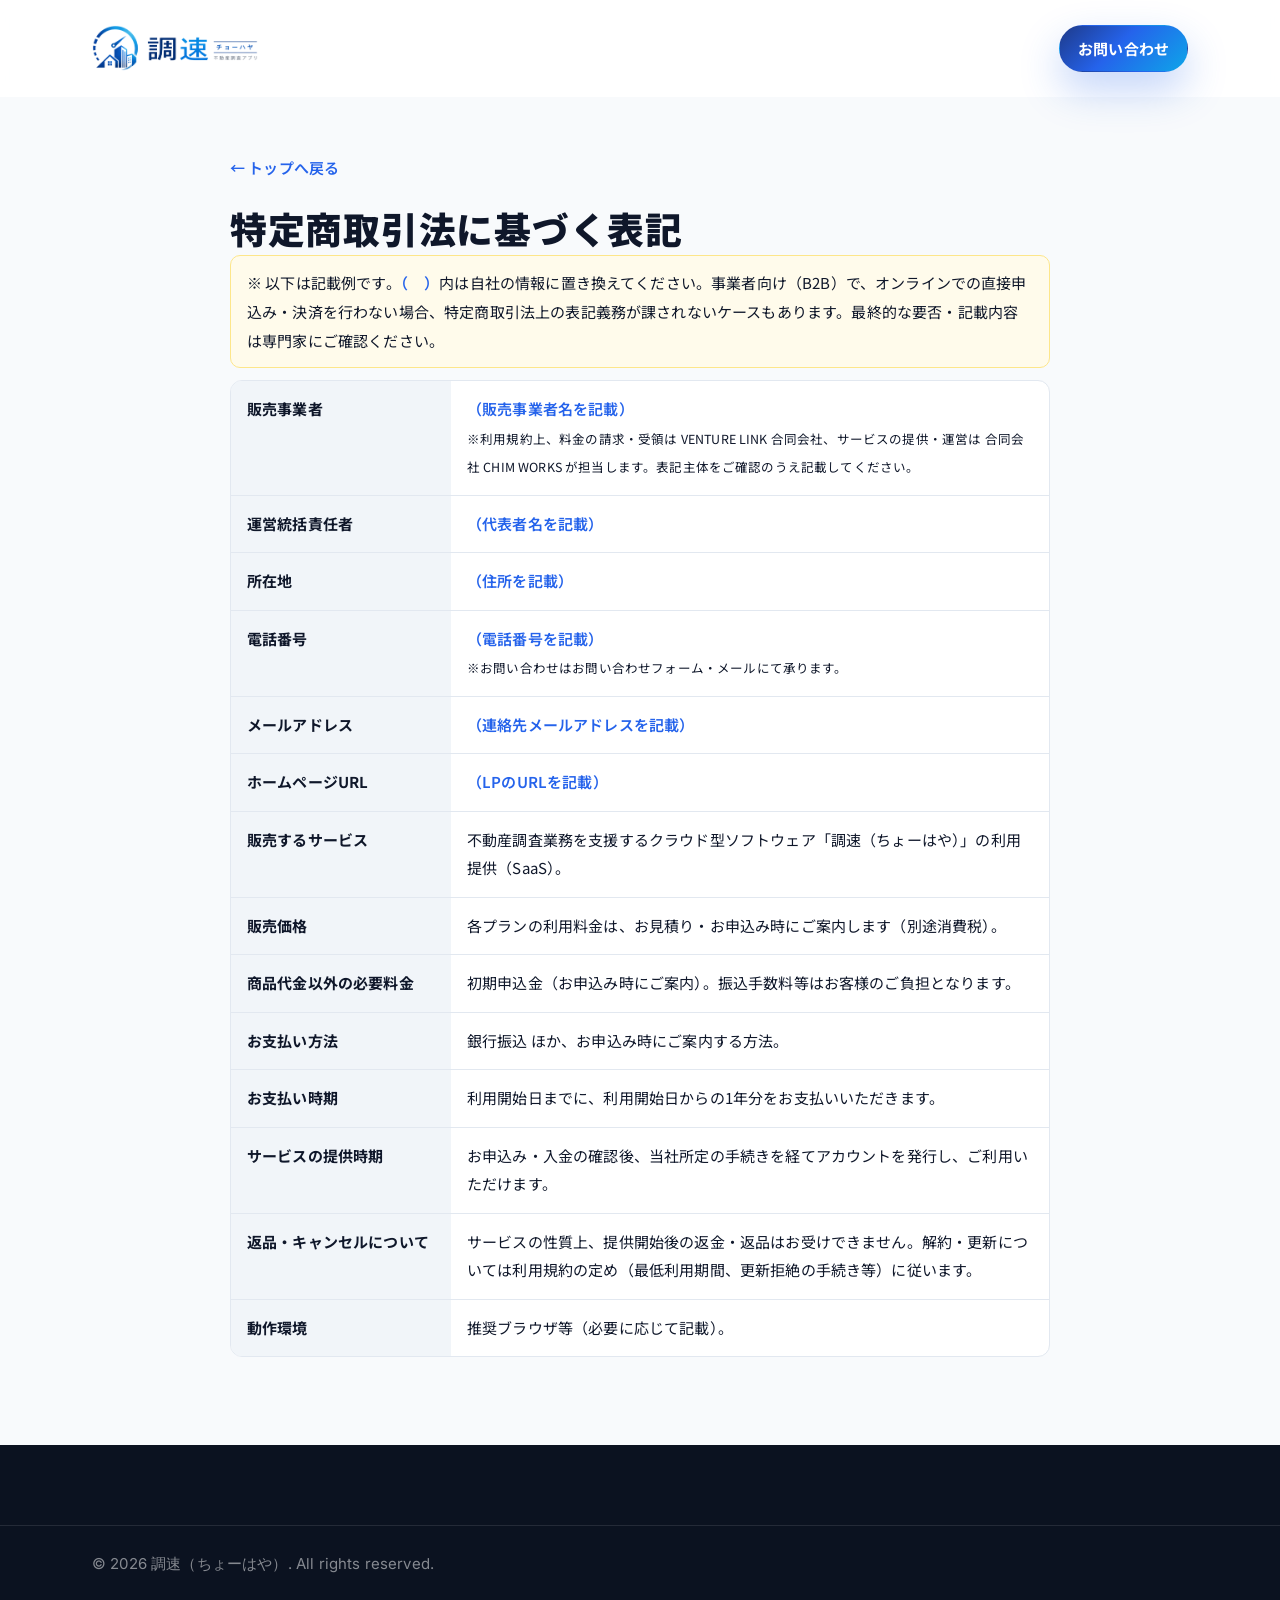
<file: v2/tokusho.html>
<!DOCTYPE html>
<html lang="ja">
<head>
  <meta charset="UTF-8">
  <meta name="viewport" content="width=device-width, initial-scale=1.0">
  <title>特定商取引法に基づく表記｜調速（ちょーはや）</title>
  <link rel="preconnect" href="https://fonts.googleapis.com">
  <link rel="preconnect" href="https://fonts.gstatic.com" crossorigin>
  <link href="https://fonts.googleapis.com/css2?family=Inter:wght@400;500;600;700;800&family=Noto+Sans+JP:wght@400;500;700;900&display=swap" rel="stylesheet">
  <link rel="stylesheet" href="style.css">
</head>
<body class="legal-page">
  <header class="site-header" id="top">
    <nav class="nav container">
      <a href="index.html" class="nav-logo" aria-label="調速（ちょーはや）不動産調査業務支援ソフト ホーム">
        <img src="assets/logo-chohaya.png" alt="調速" class="logo-img logo-img--yoko" width="795" height="220">
      </a>
      <div class="nav-actions">
        <a href="index.html#contact" class="btn btn-primary btn-sm">お問い合わせ</a>
      </div>
    </nav>
  </header>
  <main>
    <article class="legal">
      <a href="index.html" class="legal-back">← トップへ戻る</a>
      <h1>特定商取引法に基づく表記</h1>
			<p class="legal-note">※ 以下は記載例です。<span class="legal-ph">（　）</span>内は自社の情報に置き換えてください。事業者向け（B2B）で、オンラインでの直接申込み・決済を行わない場合、特定商取引法上の表記義務が課されないケースもあります。最終的な要否・記載内容は専門家にご確認ください。</p>
			<dl class="legal-table">
				<div><dt>販売事業者</dt><dd><span class="legal-ph">（販売事業者名を記載）</span><br><small>※利用規約上、料金の請求・受領は VENTURE LINK 合同会社、サービスの提供・運営は 合同会社 CHIM WORKS が担当します。表記主体をご確認のうえ記載してください。</small></dd></div>
				<div><dt>運営統括責任者</dt><dd><span class="legal-ph">（代表者名を記載）</span></dd></div>
				<div><dt>所在地</dt><dd><span class="legal-ph">（住所を記載）</span></dd></div>
				<div><dt>電話番号</dt><dd><span class="legal-ph">（電話番号を記載）</span><br><small>※お問い合わせはお問い合わせフォーム・メールにて承ります。</small></dd></div>
				<div><dt>メールアドレス</dt><dd><span class="legal-ph">（連絡先メールアドレスを記載）</span></dd></div>
				<div><dt>ホームページURL</dt><dd><span class="legal-ph">（LPのURLを記載）</span></dd></div>
				<div><dt>販売するサービス</dt><dd>不動産調査業務を支援するクラウド型ソフトウェア「調速（ちょーはや）」の利用提供（SaaS）。</dd></div>
				<div><dt>販売価格</dt><dd>各プランの利用料金は、お見積り・お申込み時にご案内します（別途消費税）。</dd></div>
				<div><dt>商品代金以外の必要料金</dt><dd>初期申込金（お申込み時にご案内）。振込手数料等はお客様のご負担となります。</dd></div>
				<div><dt>お支払い方法</dt><dd>銀行振込 ほか、お申込み時にご案内する方法。</dd></div>
				<div><dt>お支払い時期</dt><dd>利用開始日までに、利用開始日からの1年分をお支払いいただきます。</dd></div>
				<div><dt>サービスの提供時期</dt><dd>お申込み・入金の確認後、当社所定の手続きを経てアカウントを発行し、ご利用いただけます。</dd></div>
				<div><dt>返品・キャンセルについて</dt><dd>サービスの性質上、提供開始後の返金・返品はお受けできません。解約・更新については利用規約の定め（最低利用期間、更新拒絶の手続き等）に従います。</dd></div>
				<div><dt>動作環境</dt><dd>推奨ブラウザ等（必要に応じて記載）。</dd></div>
			</dl>
    </article>
  </main>
  <footer class="site-footer">
    <div class="footer-bottom"><div class="container">
      <p class="footer-copy">&copy; 2026 調速（ちょーはや）. All rights reserved.</p>
    </div></div>
  </footer>
</body>
</html>
</file>
<file: assets/css/style.css>
/* =====================================================================
   調速（チョーソク）LP  —  Stylesheet
   静的HTML版（FSE WordPress テーマへ流用するソース）
   配色はブランドロゴ（濃紺→スカイブルー）を基調に展開
   ===================================================================== */

/* ---- Design tokens ---- */
:root {
  /* brand palette (logo-derived) */
  --navy-deep: #14266B;
  --navy: #1E3A8A;
  --blue: #2563EB;
  --sky: #0EA5E9;
  --sky-light: #38BDF8;
  --accent: #10B981;       /* emerald (success) */
  --accent-dark: #059669;

  /* neutrals */
  --base: #F8FAFC;         /* slate-50 */
  --surface: #FFFFFF;
  --text: #0F172A;         /* slate-900 */
  --text-muted: #475569;   /* slate-600 */
  --text-soft: #64748B;    /* slate-500 */
  --border: #E2E8F0;       /* slate-200 */
  --border-soft: #EEF2F7;

  /* gradients */
  --grad-brand: linear-gradient(135deg, #14266B 0%, #1E3A8A 45%, #0EA5E9 100%);
  --grad-brand-soft: linear-gradient(135deg, #EEF4FF 0%, #E6F6FF 100%);

  /* shape & motion */
  --radius: 16px;
  --radius-sm: 10px;
  --radius-lg: 24px;
  --shadow-sm: 0 1px 2px rgba(15, 23, 42, .06), 0 1px 3px rgba(15, 23, 42, .08);
  --shadow: 0 10px 30px -12px rgba(15, 23, 42, .18);
  --shadow-lg: 0 30px 60px -20px rgba(20, 38, 107, .35);
  --container: 1120px;
  --ease: cubic-bezier(.16, 1, .3, 1);

  --font-jp: "Noto Sans JP", system-ui, -apple-system, "Hiragino Kaku Gothic ProN", "Yu Gothic", Meiryo, sans-serif;
  --font-en: "Inter", var(--font-jp);
}

/* ---- Reset / base ---- */
*, *::before, *::after { box-sizing: border-box; }
html { scroll-behavior: smooth; -webkit-text-size-adjust: 100%; }
body {
  margin: 0;
  font-family: var(--font-jp);
  font-weight: 400;
  color: var(--text);
  background: var(--base);
  line-height: 1.8;
  letter-spacing: .01em;
  -webkit-font-smoothing: antialiased;
  text-rendering: optimizeLegibility;
}
img, svg { max-width: 100%; display: block; }
a { color: inherit; text-decoration: none; }
button { font-family: inherit; cursor: pointer; }
h1, h2, h3, h4 { font-weight: 700; line-height: 1.35; letter-spacing: .02em; margin: 0; }
p { margin: 0; }
ul { margin: 0; padding: 0; list-style: none; }

/* ---- Layout helpers ---- */
.container { width: 100%; max-width: var(--container); margin-inline: auto; padding-inline: 20px; }
.section { padding-block: 72px; }
.section--tight { padding-block: 56px; }
.eyebrow {
  display: inline-flex; align-items: center; gap: 8px;
  font-family: var(--font-en);
  font-weight: 600; font-size: .78rem; letter-spacing: .14em; text-transform: uppercase;
  color: var(--blue);
}
.eyebrow::before { content: ""; width: 22px; height: 2px; background: var(--sky); border-radius: 2px; }
.section-head { max-width: 720px; margin-inline: auto; text-align: center; margin-bottom: 44px; }
.section-head h2 { font-size: clamp(1.6rem, 1.1rem + 2vw, 2.4rem); margin-top: 14px; }
.section-head p { margin-top: 16px; color: var(--text-muted); font-size: 1.02rem; }

.icon { width: 24px; height: 24px; stroke: currentColor; fill: none; stroke-width: 2; stroke-linecap: round; stroke-linejoin: round; flex: none; }

/* ---- Buttons ---- */
.btn {
  display: inline-flex; align-items: center; justify-content: center; gap: 8px;
  font-weight: 700; font-size: 1rem; line-height: 1;
  padding: 15px 26px; border-radius: 999px; border: 1px solid transparent;
  transition: transform .25s var(--ease), box-shadow .25s var(--ease), background .25s var(--ease);
  white-space: nowrap;
}
.btn .icon { width: 20px; height: 20px; }
.btn-primary { color: #fff; background: var(--grad-brand); box-shadow: 0 12px 24px -10px rgba(30, 58, 138, .6); }
.btn-primary:hover { transform: translateY(-2px); box-shadow: 0 18px 32px -10px rgba(30, 58, 138, .65); }
.btn-ghost { color: var(--navy); background: #fff; border-color: var(--border); box-shadow: var(--shadow-sm); }
.btn-ghost:hover { transform: translateY(-2px); border-color: #cdd9ea; }
.btn-lg { padding: 18px 34px; font-size: 1.05rem; }
.btn-block { width: 100%; }

/* =====================================================================
   Header
   ===================================================================== */
.site-header {
  position: sticky; top: 0; z-index: 50;
  background: rgba(255, 255, 255, .82);
  backdrop-filter: saturate(180%) blur(12px);
  border-bottom: 1px solid var(--border-soft);
}
.site-header__inner { display: flex; align-items: center; justify-content: space-between; height: 68px; }
.logo { display: inline-flex; align-items: center; gap: 10px; }
.logo img { height: 40px; width: auto; display: block; }
.logo__text { display: flex; flex-direction: column; line-height: 1; }
.logo__name { font-weight: 700; font-size: 1.28rem; letter-spacing: .06em; color: var(--navy); }
.logo__sub { font-size: .62rem; letter-spacing: .18em; color: var(--text-soft); margin-top: 3px; }

.nav { display: flex; align-items: center; gap: 28px; }
.nav__links { display: flex; align-items: center; gap: 26px; }
.nav__links a { font-size: .92rem; font-weight: 500; color: var(--text-muted); transition: color .2s; }
.nav__links a:hover { color: var(--navy); }
.nav__cta { display: flex; align-items: center; gap: 14px; }
.nav__login { font-size: .9rem; font-weight: 600; color: var(--navy); }
.nav__login:hover { color: var(--blue); }
.nav__cta .btn { padding: 11px 20px; font-size: .92rem; }

.nav-toggle { display: none; width: 44px; height: 44px; border: none; background: transparent; color: var(--navy); align-items: center; justify-content: center; }
.nav-toggle .icon { width: 28px; height: 28px; }
.nav-toggle .icon-close { display: none; }
body.nav-open .nav-toggle .icon-open { display: none; }
body.nav-open .nav-toggle .icon-close { display: block; }

/* =====================================================================
   Hero
   ===================================================================== */
.hero { position: relative; overflow: hidden; background: var(--grad-brand); color: #fff; }
.hero::after {
  content: ""; position: absolute; inset: 0;
  background:
    radial-gradient(60% 50% at 80% 0%, rgba(56, 189, 248, .45), transparent 60%),
    radial-gradient(50% 60% at 0% 100%, rgba(20, 38, 107, .55), transparent 60%);
  pointer-events: none;
}
.hero__inner { position: relative; z-index: 1; display: grid; grid-template-columns: 1.05fr .95fr; gap: 48px; align-items: center; padding-block: 76px; }
.hero__badge {
  display: inline-flex; align-items: center; gap: 8px;
  background: rgba(255, 255, 255, .14); border: 1px solid rgba(255, 255, 255, .22);
  color: #eaf4ff; font-size: .82rem; font-weight: 600; letter-spacing: .04em;
  padding: 7px 14px; border-radius: 999px;
}
.hero__badge .icon { width: 16px; height: 16px; }
.hero h1 { font-size: clamp(2rem, 1.2rem + 3.4vw, 3.3rem); line-height: 1.28; margin-top: 22px; letter-spacing: .02em; }
.hero h1 .accent { background: linear-gradient(90deg, #bfe6ff, #ffffff); -webkit-background-clip: text; background-clip: text; color: transparent; }
.hero__lead { margin-top: 22px; font-size: 1.08rem; color: #dbe7fb; max-width: 30em; }
.hero__actions { margin-top: 34px; display: flex; flex-wrap: wrap; gap: 14px; align-items: center; }
.hero__note { margin-top: 18px; display: flex; align-items: center; gap: 8px; font-size: .85rem; color: #c6d6f3; }
.hero__note .icon { width: 16px; height: 16px; color: var(--sky-light); }

/* Hero product mockup (placeholder) */
.mockup { position: relative; }
.mockup__browser {
  background: #fff; border-radius: 14px; box-shadow: var(--shadow-lg); overflow: hidden;
  border: 1px solid rgba(255, 255, 255, .5);
}
.mockup__bar { display: flex; align-items: center; gap: 6px; padding: 11px 14px; background: #f1f5f9; border-bottom: 1px solid var(--border); }
.mockup__bar span { width: 10px; height: 10px; border-radius: 50%; background: #cbd5e1; }
.mockup__bar span:nth-child(1) { background: #f87171; }
.mockup__bar span:nth-child(2) { background: #fbbf24; }
.mockup__bar span:nth-child(3) { background: #34d399; }
.mockup__addr { margin-left: 10px; flex: 1; height: 20px; background: #fff; border-radius: 6px; border: 1px solid var(--border); display: flex; align-items: center; padding-inline: 10px; }
.mockup__addr small { font-family: var(--font-en); font-size: .62rem; color: var(--text-soft); }
.mockup__body { padding: 14px; background: #fff; }
.mock-grid { display: grid; grid-template-columns: 1.4fr 1fr; gap: 10px; }
.mock-map { grid-row: span 2; border-radius: 8px; min-height: 150px; background:
  linear-gradient(0deg, rgba(14,165,233,.10), rgba(14,165,233,.10)),
  repeating-linear-gradient(0deg, #e6eef9 0 22px, #eef4fc 22px 44px),
  repeating-linear-gradient(90deg, #e6eef9 0 22px, #eef4fc 22px 44px); position: relative; }
.mock-map::after { content: ""; position: absolute; left: 46%; top: 42%; width: 16px; height: 16px; border-radius: 50% 50% 50% 0; background: var(--navy); transform: rotate(-45deg); box-shadow: 0 6px 12px -4px rgba(30,58,138,.6); }
.mock-card { background: var(--base); border: 1px solid var(--border-soft); border-radius: 8px; padding: 10px; }
.mock-card b { display: block; height: 8px; width: 52%; background: #c7d6ec; border-radius: 4px; }
.mock-card i { display: block; height: 6px; width: 80%; background: #e2e8f0; border-radius: 4px; margin-top: 8px; }
.mock-card i:last-child { width: 64%; }
.mock-chip { display: inline-block; height: 18px; width: 60px; border-radius: 999px; background: linear-gradient(90deg, var(--navy), var(--sky)); opacity: .85; }
.mockup__phone {
  position: absolute; right: -14px; bottom: -26px; width: 130px; background: #0f172a; border-radius: 22px; padding: 7px; box-shadow: var(--shadow-lg);
}
.mockup__phone .scr { background: #fff; border-radius: 16px; padding: 10px; }
.mockup__phone .scr .ph-bar { height: 10px; width: 70%; background: linear-gradient(90deg,var(--navy),var(--sky)); border-radius: 4px; }
.mockup__phone .scr .ph-line { height: 6px; background: #e2e8f0; border-radius: 4px; margin-top: 8px; }
.mockup__phone .scr .ph-line.s { width: 60%; }

/* =====================================================================
   Trust strip
   ===================================================================== */
.trust { background: var(--surface); border-bottom: 1px solid var(--border-soft); }
.trust__inner { display: flex; flex-wrap: wrap; align-items: center; justify-content: center; gap: 14px 34px; padding-block: 26px; }
.trust__label { font-size: .82rem; color: var(--text-soft); font-weight: 600; letter-spacing: .04em; }
.trust__item { display: inline-flex; align-items: center; gap: 9px; font-size: .9rem; color: var(--text-muted); font-weight: 600; }
.trust__item .icon { width: 19px; height: 19px; color: var(--blue); }

/* =====================================================================
   Problem
   ===================================================================== */
.problem { background: var(--base); }
.problem-grid { display: grid; grid-template-columns: repeat(3, 1fr); gap: 22px; }
.problem-card {
  background: var(--surface); border: 1px solid var(--border); border-radius: var(--radius);
  padding: 30px 26px; box-shadow: var(--shadow-sm); position: relative;
}
.problem-card__icon { width: 52px; height: 52px; border-radius: 14px; display: grid; place-items: center; background: #fff1f2; color: #e11d48; margin-bottom: 16px; }
.problem-card__icon .icon { width: 26px; height: 26px; }
.problem-card h3 { font-size: 1.12rem; }
.problem-card p { margin-top: 10px; color: var(--text-muted); font-size: .96rem; }
.problem__foot { text-align: center; margin-top: 38px; font-size: 1.18rem; font-weight: 700; color: var(--navy); }
.problem__foot span { background: linear-gradient(transparent 62%, #bae6fd 62%); padding-inline: 4px; }

/* =====================================================================
   Solution
   ===================================================================== */
.solution-grid { display: grid; grid-template-columns: repeat(2, 1fr); gap: 22px; }
.solution-card {
  background: var(--surface); border: 1px solid var(--border); border-radius: var(--radius-lg);
  padding: 32px; box-shadow: var(--shadow-sm); overflow: hidden; position: relative;
  transition: transform .3s var(--ease), box-shadow .3s var(--ease), border-color .3s;
}
.solution-card:hover { transform: translateY(-4px); box-shadow: var(--shadow); border-color: #cddcf2; }
.solution-card__num { font-family: var(--font-en); font-weight: 700; font-size: .82rem; color: var(--sky); letter-spacing: .1em; }
.solution-card__icon { width: 56px; height: 56px; border-radius: 16px; display: grid; place-items: center; background: var(--grad-brand-soft); color: var(--blue); margin: 14px 0 18px; }
.solution-card__icon .icon { width: 28px; height: 28px; }
.solution-card h3 { font-size: 1.24rem; }
.solution-card p { margin-top: 12px; color: var(--text-muted); }
.solution-card__tags { margin-top: 18px; display: flex; flex-wrap: wrap; gap: 8px; }
.tag { font-size: .78rem; font-weight: 600; color: var(--navy); background: #eef4ff; border: 1px solid #dde8fb; padding: 5px 11px; border-radius: 999px; }

/* =====================================================================
   Features
   ===================================================================== */
.features { background: var(--base); }
.feature-grid { display: grid; grid-template-columns: repeat(3, 1fr); gap: 20px; }
.feature {
  background: var(--surface); border: 1px solid var(--border); border-radius: var(--radius);
  padding: 26px; box-shadow: var(--shadow-sm); transition: transform .3s var(--ease), box-shadow .3s var(--ease);
}
.feature:hover { transform: translateY(-3px); box-shadow: var(--shadow); }
.feature__icon { width: 48px; height: 48px; border-radius: 13px; display: grid; place-items: center; background: var(--navy); color: #fff; margin-bottom: 16px; }
.feature__icon .icon { width: 24px; height: 24px; }
.feature h3 { font-size: 1.08rem; }
.feature p { margin-top: 9px; color: var(--text-muted); font-size: .93rem; }

/* =====================================================================
   Steps
   ===================================================================== */
.steps { background: linear-gradient(180deg, #fff, var(--base)); }
.steps-grid { display: grid; grid-template-columns: repeat(3, 1fr); gap: 22px; counter-reset: step; }
.step { position: relative; padding-top: 18px; text-align: center; }
.step__num {
  width: 64px; height: 64px; margin: 0 auto 18px; border-radius: 50%;
  display: grid; place-items: center; font-family: var(--font-en); font-weight: 700; font-size: 1.5rem;
  color: #fff; background: var(--grad-brand); box-shadow: 0 12px 22px -10px rgba(30,58,138,.6);
}
.step h3 { font-size: 1.14rem; }
.step p { margin-top: 10px; color: var(--text-muted); font-size: .96rem; max-width: 24em; margin-inline: auto; }
.steps-grid .step:not(:last-child)::after {
  content: ""; position: absolute; top: 50px; right: -11px; width: 22px; height: 22px;
  border-top: 2px solid #c7d6ec; border-right: 2px solid #c7d6ec; transform: rotate(45deg);
}

/* =====================================================================
   Integration (kanri)
   ===================================================================== */
.integration { background: var(--navy-deep); color: #fff; position: relative; overflow: hidden; }
.integration::after { content:""; position:absolute; inset:0; background: radial-gradient(50% 60% at 100% 0%, rgba(56,189,248,.30), transparent 55%); pointer-events:none; }
.integration__inner { position: relative; z-index: 1; display: grid; grid-template-columns: 1fr 1fr; gap: 48px; align-items: center; }
.integration .eyebrow { color: var(--sky-light); }
.integration .eyebrow::before { background: var(--sky-light); }
.integration h2 { font-size: clamp(1.6rem, 1.1rem + 2vw, 2.3rem); margin-top: 14px; }
.integration p.lead { margin-top: 18px; color: #cbd9f4; }
.integration__list { margin-top: 26px; display: grid; gap: 16px; }
.integration__list li { display: flex; gap: 14px; align-items: flex-start; }
.integration__list .icon { color: var(--sky-light); margin-top: 3px; }
.integration__list b { font-weight: 700; }
.integration__list span { display: block; color: #b9c8e6; font-size: .94rem; margin-top: 3px; }
.flow {
  background: rgba(255,255,255,.06); border: 1px solid rgba(255,255,255,.14); border-radius: var(--radius-lg);
  padding: 28px;
}
.flow__row { display: flex; align-items: center; gap: 12px; padding: 14px 16px; background: rgba(255,255,255,.06); border-radius: 12px; }
.flow__row + .flow__row { margin-top: 10px; }
.flow__row .icon { color: var(--sky-light); }
.flow__row b { font-size: .98rem; }
.flow__row small { display: block; color: #aebfe0; font-size: .8rem; }
.flow__arrow { display: grid; place-items: center; color: rgba(255,255,255,.4); padding: 4px 0; }
.flow__arrow .icon { width: 20px; height: 20px; }

/* =====================================================================
   FAQ
   ===================================================================== */
.faq { background: var(--base); }
.faq-list { max-width: 820px; margin-inline: auto; display: grid; gap: 14px; }
.faq-item { background: var(--surface); border: 1px solid var(--border); border-radius: var(--radius); overflow: hidden; }
.faq-item__q {
  width: 100%; display: flex; align-items: center; justify-content: space-between; gap: 16px;
  padding: 20px 24px; background: transparent; border: none; text-align: left;
  font-size: 1.02rem; font-weight: 700; color: var(--text);
}
.faq-item__q .icon { color: var(--blue); transition: transform .3s var(--ease); }
.faq-item.open .faq-item__q .icon { transform: rotate(180deg); }
.faq-item__a { max-height: 0; overflow: hidden; transition: max-height .35s var(--ease); }
.faq-item__a p { padding: 0 24px 22px; color: var(--text-muted); font-size: .96rem; }

/* =====================================================================
   Contact
   ===================================================================== */
.contact { background: linear-gradient(180deg, var(--base), #eef4fc); }
.contact__inner { max-width: 720px; margin-inline: auto; }
.contact__card {
  background: var(--surface); border: 1px solid var(--border); border-radius: var(--radius-lg);
  padding: 40px; box-shadow: var(--shadow);
}
.contact__note { display: flex; gap: 10px; align-items: flex-start; background: #eef4ff; border: 1px solid #dde8fb; color: var(--navy); border-radius: 12px; padding: 12px 16px; font-size: .86rem; margin-bottom: 26px; }
.contact__note .icon { width: 18px; height: 18px; margin-top: 3px; color: var(--blue); }
.field { margin-bottom: 20px; }
.field label { display: block; font-size: .9rem; font-weight: 700; margin-bottom: 8px; }
.field label .req { color: #e11d48; font-size: .8rem; margin-left: 6px; }
.field input, .field textarea {
  width: 100%; font-family: inherit; font-size: 1rem; color: var(--text);
  padding: 13px 15px; border: 1px solid var(--border); border-radius: var(--radius-sm); background: #fff;
  transition: border-color .2s, box-shadow .2s;
}
.field input:focus, .field textarea:focus { outline: none; border-color: var(--sky); box-shadow: 0 0 0 3px rgba(14,165,233,.18); }
.field textarea { resize: vertical; min-height: 130px; }
.field-row { display: grid; grid-template-columns: 1fr 1fr; gap: 18px; }
.consent { display: flex; gap: 10px; align-items: flex-start; font-size: .9rem; color: var(--text-muted); margin-bottom: 24px; }
.consent input { margin-top: 4px; width: 18px; height: 18px; accent-color: var(--blue); }
.consent a { color: var(--blue); text-decoration: underline; }
.form-msg { display: none; margin-top: 16px; padding: 14px 16px; border-radius: 12px; background: #ecfdf5; border: 1px solid #a7f3d0; color: var(--accent-dark); font-size: .92rem; font-weight: 600; }
.form-msg.show { display: block; }

/* =====================================================================
   Footer
   ===================================================================== */
.site-footer { background: #0b1530; color: #c7d2e6; padding-block: 56px 28px; }
.footer-grid { display: grid; grid-template-columns: 1.4fr 1fr 1fr; gap: 40px; }
.footer-logo { display: inline-flex; background: #fff; border-radius: 14px; padding: 14px 18px; box-shadow: var(--shadow-sm); }
.footer-logo img { width: 132px; height: auto; display: block; }
.footer-brand p { margin-top: 18px; color: #9fb0d0; font-size: .9rem; max-width: 30em; }
.footer-col h4 { font-size: .82rem; letter-spacing: .1em; text-transform: uppercase; color: #7e91b8; margin-bottom: 16px; font-family: var(--font-en); }
.footer-col ul { display: grid; gap: 11px; }
.footer-col a { color: #c7d2e6; font-size: .92rem; transition: color .2s; }
.footer-col a:hover { color: #fff; }
.footer-company { margin-top: 36px; padding-top: 24px; border-top: 1px solid rgba(255,255,255,.1); font-size: .82rem; color: #8294b7; line-height: 1.9; }
.footer-company .placeholder { color: #6b7d9f; font-style: italic; }
.footer-bottom { margin-top: 22px; display: flex; flex-wrap: wrap; justify-content: space-between; gap: 10px; font-size: .8rem; color: #7385a8; }

/* =====================================================================
   Reveal animation
   ===================================================================== */
.reveal { opacity: 0; transform: translateY(22px); transition: opacity .7s var(--ease), transform .7s var(--ease); }
.reveal.is-visible { opacity: 1; transform: none; }
@media (prefers-reduced-motion: reduce) {
  .reveal { opacity: 1; transform: none; transition: none; }
  html { scroll-behavior: auto; }
}

/* =====================================================================
   Responsive
   ===================================================================== */
@media (max-width: 960px) {
  .hero__inner { grid-template-columns: 1fr; gap: 56px; padding-block: 56px; }
  .mockup { max-width: 480px; margin-inline: auto; width: 100%; }
  .integration__inner { grid-template-columns: 1fr; gap: 36px; }
  .feature-grid { grid-template-columns: repeat(2, 1fr); }
}
@media (max-width: 820px) {
  .nav__links, .nav__login { display: none; }
  .nav-toggle { display: inline-flex; }
  .nav__cta .btn { display: none; }
  /* mobile drawer */
  .nav { position: fixed; inset: 68px 0 auto 0; background: #fff; border-bottom: 1px solid var(--border);
    flex-direction: column; gap: 0; padding: 8px 20px 22px; transform: translateY(-12px); opacity: 0;
    pointer-events: none; transition: transform .3s var(--ease), opacity .3s var(--ease); box-shadow: var(--shadow); }
  body.nav-open .nav { transform: none; opacity: 1; pointer-events: auto; }
  body.nav-open .nav__links { display: flex; flex-direction: column; align-items: stretch; gap: 0; width: 100%; }
  body.nav-open .nav__links a { padding: 15px 4px; border-bottom: 1px solid var(--border-soft); font-size: 1rem; }
  body.nav-open .nav__login { display: block; padding: 15px 4px; }
  body.nav-open .nav__cta { width: 100%; margin-top: 16px; }
  body.nav-open .nav__cta .btn { display: inline-flex; width: 100%; }
  body.nav-open { overflow: hidden; }
}
@media (max-width: 720px) {
  .section { padding-block: 56px; }
  .problem-grid, .solution-grid, .steps-grid { grid-template-columns: 1fr; }
  .feature-grid { grid-template-columns: 1fr; }
  .steps-grid .step::after { display: none; }
  .field-row { grid-template-columns: 1fr; }
  .footer-grid { grid-template-columns: 1fr; gap: 30px; }
  .contact__card { padding: 28px 22px; }
  .mockup__phone { width: 108px; right: -6px; bottom: -18px; }
  .trust__inner { gap: 12px 22px; }
}
</file>
<file: v2/style.css>
/* =================================================================
   調速（ちょーはや）LP  -  style.css
   Brand: Simple & Stylish / 信頼と先進性
   Primary  : #1E3A8A → #0EA5E9（青系グラデ）
   Accent   : Emerald  #10B981
   Base     : #F8FAFC / Text #0F172A
   Font     : Noto Sans JP（日本語）+ Inter（英字・数字）
   ================================================================= */

/* ---------- Design Tokens ---------- */
:root {
  /* color */
  --c-primary-900: #1E3A8A;
  --c-primary-700: #1D4ED8;
  --c-primary-600: #2563EB;
  --c-sky-500: #0EA5E9;
  --c-sky-400: #38BDF8;
  --c-accent: #10B981;
  --c-accent-600: #059669;

  --c-bg: #F8FAFC;
  --c-surface: #FFFFFF;
  --c-surface-2: #F1F5F9;
  --c-text: #0F172A;
  --c-text-sub: #475569;
  --c-muted: #64748B;
  --c-border: #E2E8F0;
  --c-border-strong: #CBD5E1;

  /* gradients */
  --grad-brand: linear-gradient(135deg, #1E3A8A 0%, #2563EB 45%, #0EA5E9 100%);
  --grad-brand-soft: linear-gradient(135deg, #1E3A8A 0%, #0EA5E9 100%);
  --grad-text: linear-gradient(120deg, #1E3A8A 0%, #0EA5E9 100%);

  /* shadows */
  --sh-sm: 0 1px 2px rgba(15, 23, 42, .06), 0 1px 3px rgba(15, 23, 42, .08);
  --sh-md: 0 6px 16px rgba(15, 23, 42, .08), 0 2px 6px rgba(15, 23, 42, .05);
  --sh-lg: 0 20px 45px rgba(15, 23, 42, .14), 0 6px 14px rgba(15, 23, 42, .07);
  --sh-blue: 0 18px 40px rgba(37, 99, 235, .28);

  /* layout */
  --container: 1160px;
  --container-narrow: 820px;
  --radius-sm: 8px;
  --radius: 14px;
  --radius-lg: 22px;
  --radius-pill: 999px;

  /* type */
  --font-jp: "Noto Sans JP", system-ui, sans-serif;
  --font-en: "Inter", system-ui, sans-serif;

  /* easing */
  --ease: cubic-bezier(.22, 1, .36, 1);
}

/* ---------- Reset ---------- */
*, *::before, *::after { box-sizing: border-box; margin: 0; padding: 0; }
html { scroll-behavior: smooth; -webkit-text-size-adjust: 100%; scroll-padding-top: 108px; }
body {
  font-family: var(--font-jp);
  color: var(--c-text);
  background: var(--c-bg);
  line-height: 1.8;
  font-weight: 400;
  letter-spacing: .01em;
  -webkit-font-smoothing: antialiased;
  text-rendering: optimizeLegibility;
  overflow-x: hidden;
}
img, svg { display: block; max-width: 100%; }
a { color: inherit; text-decoration: none; }
ul, ol { list-style: none; }
button { font-family: inherit; cursor: pointer; }
input, textarea, select { font-family: inherit; font-size: 1rem; }
h1, h2, h3, h4 { line-height: 1.4; font-weight: 700; }

/* numbers / latin use Inter */
.logo-text-en, .sol-num, .step-num, .hero-accent,
.eyebrow, .mock-url, .footer-copy { font-family: var(--font-en); }

/* ---------- Utilities ---------- */
.container { width: 100%; max-width: var(--container); margin-inline: auto; padding-inline: 32px; }
.container--narrow { max-width: var(--container-narrow); }
.section { padding-block: clamp(64px, 9vw, 120px); }
.section--alt { background: var(--c-surface); }
.pc-only { display: inline; }
.sp-only { display: none; }

.ico { width: 22px; height: 22px; stroke: currentColor; stroke-width: 2; fill: none; stroke-linecap: round; stroke-linejoin: round; flex-shrink: 0; }

/* ---------- Section heads ---------- */
.section-head { max-width: 760px; margin: 0 auto clamp(40px, 6vw, 64px); text-align: center; }
.eyebrow {
  display: inline-block;
  font-size: .8rem;
  font-weight: 600;
  letter-spacing: .14em;
  text-transform: uppercase;
  color: var(--c-primary-600);
  margin-bottom: 16px;
}
.problem .eyebrow, .solution .eyebrow { text-transform: none; letter-spacing: .04em; font-family: var(--font-jp); font-size: .95rem; }
.section-title {
  font-size: clamp(1.7rem, 4vw, 2.6rem);
  font-weight: 900;
  letter-spacing: .01em;
  color: var(--c-text);
  /* 末尾の1〜2文字が単独で折り返されるのを抑制（モダンブラウザ） */
  text-wrap: pretty;
}
/* 日本語の自然な改行制御用ユーティリティ：チャンクごとに inline-block で
   区切ることで、不自然な位置での折り返し（孤立文字）を避ける */
.nobr { display: inline-block; }
.section-lead {
  margin-top: 20px;
  color: var(--c-text-sub);
  font-size: clamp(.98rem, 1.6vw, 1.08rem);
  text-wrap: pretty; /* 末尾1文字だけが折り返される「孤立」を抑制 */
}

/* ---------- Buttons ---------- */
.btn {
  display: inline-flex;
  align-items: center;
  justify-content: center;
  gap: 8px;
  font-weight: 700;
  font-size: .98rem;
  padding: 13px 26px;
  border-radius: var(--radius-pill);
  border: 1.5px solid transparent;
  transition: transform .25s var(--ease), box-shadow .25s var(--ease), background .25s var(--ease), color .25s var(--ease);
  white-space: nowrap;
}
.btn-primary { background: var(--grad-brand); color: #fff; box-shadow: var(--sh-blue); }
.btn-primary:hover { transform: translateY(-2px); box-shadow: 0 22px 46px rgba(37, 99, 235, .38); }
.btn-outline { background: transparent; color: var(--c-primary-700); border-color: var(--c-border-strong); }
.btn-outline:hover { background: var(--c-surface); border-color: var(--c-primary-600); color: var(--c-primary-700); transform: translateY(-2px); box-shadow: var(--sh-md); }
.btn-ghost { background: var(--c-surface-2); color: var(--c-text); }
.btn-ghost:hover { background: var(--c-border); }
.btn-sm { padding: 9px 18px; font-size: .9rem; }
.btn-lg { padding: 16px 34px; font-size: 1.05rem; }
.btn-block { width: 100%; }

/* ===================================================================
   HEADER
   =================================================================== */
.site-header {
  position: sticky;
  top: 0;
  z-index: 100;
  background: rgba(255, 255, 255, .9);
  backdrop-filter: saturate(180%) blur(14px);
  border-bottom: 1px solid transparent;
  transition: border-color .3s, box-shadow .3s, background .3s;
}
.site-header.is-scrolled { border-bottom-color: var(--c-border); box-shadow: var(--sh-sm); }
.nav { display: flex; align-items: center; justify-content: space-between; height: 96px; }

.nav-logo { display: inline-flex; align-items: center; gap: 10px; }
.logo-img { display: block; width: auto; }
/* ヘッダー（横ロゴ）／ フッターチップ（縦ロゴ）の表示サイズ */
.nav-logo .logo-img--yoko { height: 64px; }
.footer-logo-chip .logo-img--tate { height: 110px; }
.logo-mark { display: grid; place-items: center; }
.logo-text { font-weight: 900; font-size: 1.3rem; letter-spacing: .02em; display: inline-flex; align-items: baseline; gap: 8px; }
.logo-text-en { font-size: .72rem; font-weight: 600; color: var(--c-muted); letter-spacing: .12em; }
.logo-text--light { color: #fff; }
.logo-text--light .logo-text-en { color: rgba(255, 255, 255, .7); }

.nav-links { display: flex; align-items: center; gap: 30px; }
.nav-links a {
  font-size: .95rem; font-weight: 500; color: var(--c-text-sub);
  position: relative; padding-block: 6px; transition: color .2s;
}
.nav-links a::after {
  content: ""; position: absolute; left: 0; bottom: 0; width: 0; height: 2px;
  background: var(--grad-brand-soft); border-radius: 2px; transition: width .3s var(--ease);
}
.nav-links a:hover { color: var(--c-text); }
.nav-links a:hover::after { width: 100%; }

.nav-actions { display: flex; align-items: center; gap: 16px; }
.nav-login { font-size: .92rem; font-weight: 600; color: var(--c-text-sub); transition: color .2s; }
.nav-login:hover { color: var(--c-primary-600); }

/* hamburger */
.hamburger {
  display: none; flex-direction: column; justify-content: center; gap: 5px;
  background: none; border: none; padding: 8px; z-index: 1001;
}
.hamburger-line { display: block; width: 26px; height: 2px; background: var(--c-text); border-radius: 2px; transition: transform .3s ease, opacity .3s ease; }
.hamburger.active .hamburger-line:nth-child(1) { transform: translateY(7px) rotate(45deg); }
.hamburger.active .hamburger-line:nth-child(2) { opacity: 0; }
.hamburger.active .hamburger-line:nth-child(3) { transform: translateY(-7px) rotate(-45deg); }

/* mobile menu */
.mobile-menu {
  display: none; position: fixed; inset: 0; width: 100%; height: 100vh; height: 100dvh;
  background: var(--c-bg); z-index: 1000;
  flex-direction: column; justify-content: flex-start; align-items: center; gap: 18px;
  padding: 24px 28px 40px; overflow-y: auto;
}
.mobile-menu.active { display: flex; animation: menuIn .35s var(--ease); }
@keyframes menuIn { from { opacity: 0; } to { opacity: 1; } }
.mobile-menu-logo { display: block; margin-bottom: 4px; }
.mobile-menu-logo .logo-img { height: 52px; width: auto; }
.mobile-menu ul { display: flex; flex-direction: column; gap: 2px; text-align: center; width: 100%; max-width: 360px; }
.mobile-menu ul a { display: block; font-size: 1rem; font-weight: 700; padding: 9px; color: var(--c-text); border-radius: var(--radius); transition: background .2s; }
.mobile-menu ul a:hover { background: var(--c-surface-2); }
.mobile-menu-actions { display: flex; flex-direction: column; gap: 10px; width: 100%; max-width: 360px; margin-top: 6px; }

/* ===================================================================
   HERO
   =================================================================== */
.hero { position: relative; overflow: hidden; padding-top: clamp(48px, 7vw, 84px); padding-bottom: 0; }
.hero-bg {
  position: absolute; inset: 0; z-index: -2;
  background:
    radial-gradient(1100px 520px at 78% -8%, rgba(14, 165, 233, .16), transparent 60%),
    radial-gradient(900px 500px at 8% 8%, rgba(37, 99, 235, .12), transparent 55%),
    linear-gradient(180deg, #EFF6FF 0%, var(--c-bg) 60%);
}
.hero-bg::after {
  content: ""; position: absolute; inset: 0;
  background-image: linear-gradient(rgba(37,99,235,.05) 1px, transparent 1px), linear-gradient(90deg, rgba(37,99,235,.05) 1px, transparent 1px);
  background-size: 44px 44px;
  -webkit-mask-image: radial-gradient(900px 500px at 70% 0%, #000, transparent 75%);
  mask-image: radial-gradient(900px 500px at 70% 0%, #000, transparent 75%);
}
.hero-inner {
  /* 見出しを3行で収めるため、コピー側を広く・ビジュアル側を小さく配分 */
  display: grid; grid-template-columns: 1.4fr 1fr; gap: 48px; align-items: center;
  padding-bottom: clamp(56px, 8vw, 96px);
}
.hero-eyebrow {
  display: inline-block; font-size: .82rem; font-weight: 700; color: var(--c-primary-700);
  background: rgba(37, 99, 235, .08); border: 1px solid rgba(37, 99, 235, .16);
  padding: 7px 16px; border-radius: var(--radius-pill); margin-bottom: 24px;
}
.hero-title {
  font-size: clamp(1.6rem, 3.4vw, 2.65rem);
  font-weight: 900; line-height: 1.4; letter-spacing: .005em; color: var(--c-text);
  text-wrap: pretty;
}
.hero-accent {
  background: var(--grad-text); -webkit-background-clip: text; background-clip: text; color: transparent;
  font-weight: 900;
}
.hero-lead { margin-top: 24px; font-size: clamp(1rem, 1.7vw, 1.15rem); color: var(--c-text-sub); }
.hero-cta { display: flex; gap: 14px; margin-top: 36px; flex-wrap: wrap; }
.hero-points { display: flex; gap: 22px; margin-top: 32px; flex-wrap: wrap; }
.hero-points li { display: inline-flex; align-items: center; gap: 8px; font-size: .92rem; font-weight: 600; color: var(--c-text-sub); }
.hero-points .ico { width: 18px; height: 18px; color: var(--c-accent); stroke-width: 2.6; }

/* hero visual / mockups */
.hero-visual { position: relative; }
.mock-window {
  background: var(--c-surface); border: 1px solid var(--c-border); border-radius: var(--radius-lg);
  box-shadow: var(--sh-lg); overflow: hidden; transform: perspective(1600px) rotateY(-7deg) rotateX(2deg);
  transition: transform .5s var(--ease);
}
.hero-visual:hover .mock-window { transform: perspective(1600px) rotateY(-3deg) rotateX(1deg); }
.mock-bar { display: flex; align-items: center; gap: 7px; padding: 11px 16px; background: var(--c-surface-2); border-bottom: 1px solid var(--c-border); }
.mock-dot { width: 11px; height: 11px; border-radius: 50%; background: #CBD5E1; }
.mock-dot:nth-child(1) { background: #F87171; }
.mock-dot:nth-child(2) { background: #FBBF24; }
.mock-dot:nth-child(3) { background: #34D399; }
.mock-url { margin-left: 12px; font-size: .72rem; color: var(--c-muted); background: var(--c-surface); padding: 4px 14px; border-radius: var(--radius-pill); border: 1px solid var(--c-border); }
.mock-body { padding: 18px; }
.mock-search { display: flex; align-items: center; gap: 10px; background: var(--c-surface-2); border: 1px solid var(--c-border); border-radius: var(--radius-pill); padding: 9px 10px 9px 16px; margin-bottom: 16px; }
.mock-search .ico { width: 18px; height: 18px; color: var(--c-muted); }
.mock-search-text { font-size: .85rem; color: var(--c-text-sub); flex: 1; }
.mock-search-btn { font-size: .8rem; font-weight: 700; color: #fff; background: var(--grad-brand); padding: 6px 16px; border-radius: var(--radius-pill); }

.mock-grid { display: grid; grid-template-columns: repeat(4, 1fr); gap: 10px; }
.mock-grid--sm { grid-template-columns: repeat(3, 1fr); }
.mock-panel {
  background: var(--c-surface); border: 1px solid var(--c-border); border-radius: 10px;
  padding: 10px; min-height: 72px; display: flex; flex-direction: column; gap: 6px;
}
.mock-panel-tag { font-size: .62rem; font-weight: 700; color: var(--c-muted); letter-spacing: .02em; }
.mock-panel--map { grid-row: span 2; grid-column: span 2; min-height: 0; }
.mock-grid--sm .mock-panel--map { grid-row: span 2; grid-column: span 1; }
.mock-map {
  flex: 1; min-height: 90px; border-radius: 8px; position: relative;
  background:
    radial-gradient(circle at 30% 40%, rgba(16,185,129,.14), transparent 40%),
    repeating-linear-gradient(0deg, #E2E8F0 0 1px, transparent 1px 22px),
    repeating-linear-gradient(90deg, #E2E8F0 0 1px, transparent 1px 22px),
    #EEF2F7;
}
.mock-pin { position: absolute; top: 42%; left: 46%; width: 14px; height: 14px; border-radius: 50% 50% 50% 0; background: var(--grad-brand); transform: rotate(-45deg); box-shadow: 0 4px 8px rgba(37,99,235,.4); }
.mock-pin::after { content: ""; position: absolute; inset: 4px; background: #fff; border-radius: 50%; }
.mock-skel { height: 7px; border-radius: 4px; background: linear-gradient(90deg, #E2E8F0, #EEF2F7); }
.mock-skel.w40 { width: 40%; } .mock-skel.w50 { width: 50%; } .mock-skel.w60 { width: 60%; }
.mock-skel.w70 { width: 70%; } .mock-skel.w80 { width: 80%; } .mock-skel.w90 { width: 90%; } .mock-skel.w95 { width: 95%; }
.mock-chip { display: inline-block; font-size: .58rem; font-weight: 700; color: var(--c-primary-700); background: rgba(37,99,235,.1); padding: 2px 7px; border-radius: var(--radius-pill); margin-right: 3px; }
.mock-chip.green { color: var(--c-accent-600); background: rgba(16,185,129,.12); }
.mock-link-skel { font-size: .58rem; font-weight: 700; color: var(--c-sky-500); }
.mock-bars { display: flex; align-items: flex-end; gap: 4px; height: 34px; }
.mock-bars i { flex: 1; background: var(--grad-brand-soft); border-radius: 3px 3px 0 0; opacity: .85; }

/* phone */
.mock-phone {
  position: absolute; right: -14px; bottom: -28px; width: 124px; height: 248px;
  background: #0F172A; border-radius: 22px; padding: 4px; box-shadow: var(--sh-lg);
  border: 1.5px solid #1E293B;
}
.mock-phone-notch { position: absolute; top: 9px; left: 50%; transform: translateX(-50%); width: 36px; height: 4px; background: #334155; border-radius: 3px; z-index: 2; }
.mock-phone-screen { width: 100%; height: 100%; background: var(--c-bg); border-radius: 18px; padding: 18px 9px 10px; display: flex; flex-direction: column; gap: 7px; overflow: hidden; }
/* 中身は PC モックと同じ「調査画面」の縮小版 */
.mock-phone-search { height: 18px; border-radius: 6px; background: var(--c-surface); border: 1px solid var(--c-border); display: flex; align-items: center; padding: 0 7px; }
.mock-phone-search span { display: block; height: 5px; width: 66%; border-radius: 3px; background: linear-gradient(90deg, #E2E8F0, #EEF2F7); }
.mock-phone-map { height: 56px; border-radius: 8px; position: relative; flex: none;
  background:
    radial-gradient(circle at 30% 40%, rgba(16,185,129,.14), transparent 40%),
    repeating-linear-gradient(0deg, #E2E8F0 0 1px, transparent 1px 16px),
    repeating-linear-gradient(90deg, #E2E8F0 0 1px, transparent 1px 16px),
    #EEF2F7; }
.mock-phone-map .mock-pin { top: 38%; left: 44%; width: 12px; height: 12px; }
.mock-phone-panels { display: grid; grid-template-columns: 1fr 1fr; gap: 6px; }
.mock-phone-panel { background: var(--c-surface); border: 1px solid var(--c-border); border-radius: 7px; padding: 6px 6px 7px; display: flex; flex-direction: column; gap: 4px; min-height: 0; }
.mock-phone-panel .mock-panel-tag { font-size: .52rem; }
.mock-phone-panel .mock-chip { font-size: .5rem; padding: 1px 5px; margin-right: 2px; }
.mock-phone-panel .mock-bars { height: 20px; }

/* marquee */
.hero-marquee { border-top: 1px solid var(--c-border); border-bottom: 1px solid var(--c-border); background: rgba(255,255,255,.5); overflow: hidden; padding: 16px 0; }
.marquee-track { display: flex; width: max-content; animation: marquee 32s linear infinite; }
.marquee-track:hover { animation-play-state: paused; }
.marquee-track span { font-size: .85rem; font-weight: 600; color: var(--c-muted); letter-spacing: .04em; white-space: nowrap; display: inline-flex; align-items: center; margin-right: 56px; }
.marquee-track span::before { content: ""; display: inline-block; width: 6px; height: 6px; border-radius: 50%; background: var(--c-accent); margin-right: 14px; }
/* 内容を2セット並べ、ちょうど1セット分（-50%）だけ動かして継ぎ目なくループ */
@keyframes marquee { from { transform: translateX(0); } to { transform: translateX(-50%); } }

/* ===================================================================
   PROBLEM  — 「こんなお悩み、ありませんか？」
   青グラデの背景＋全体を1枚のカードで囲い、下端は ▼ で次セクションへ
   =================================================================== */
.problem.section {
  position: relative;
  background: linear-gradient(180deg, #DBEAFE 0%, #BFDBFE 50%, #93C5FD 100%);
}
/* セクション下端の ▼（次セクションへの導線） */
.problem.section::after {
  content: "";
  position: absolute;
  left: 50%;
  bottom: -32px;
  transform: translateX(-50%);
  width: 0;
  height: 0;
  border-left: 48px solid transparent;
  border-right: 48px solid transparent;
  border-top: 32px solid #93C5FD;
  z-index: 2;
  pointer-events: none;
}
/* 青い背景でリンク色のお悩みが見えづらくならないよう、eyebrow を強めに */
.problem .eyebrow { color: var(--c-primary-900); }

.problem-list {
  max-width: 780px;
  margin: 44px auto 0;
  list-style: none;
  padding: 8px 36px;
  background: var(--c-surface);
  border: 1px solid rgba(255, 255, 255, .6);
  border-radius: 24px;
  box-shadow: 0 24px 60px rgba(30, 58, 138, .22), 0 8px 20px rgba(30, 58, 138, .08);
  display: grid;
  gap: 0;
}
.problem-item {
  display: flex;
  align-items: center;
  gap: 18px;
  padding: 20px 0;
  background: transparent;
  border: 0;
  border-bottom: 1px solid var(--c-border);
  border-radius: 0;
  box-shadow: none;
}
.problem-item:last-child { border-bottom: 0; }
.problem-mark {
  flex: none;
  width: 36px; height: 36px;
  border-radius: 50%;
  display: grid; place-items: center;
  background: linear-gradient(135deg, #EFF6FF, #E0F2FE);
  color: var(--c-primary-600);
}
.problem-mark .ico { width: 18px; height: 18px; stroke-width: 2.6; }
.problem-item p {
  margin: 0;
  font-size: 1.02rem;
  font-weight: 600;
  color: var(--c-text);
  line-height: 1.75;
}

/* ===================================================================
   SOLUTION
   =================================================================== */
.sol-row { display: grid; grid-template-columns: 1fr 1fr; gap: clamp(32px, 5vw, 72px); align-items: center; margin-bottom: clamp(56px, 8vw, 96px); }
.sol-row:last-child { margin-bottom: 0; }
.sol-row--reverse .sol-text { order: 2; }
.sol-num {
  display: inline-block; font-size: 1.1rem; font-weight: 800; color: transparent;
  background: var(--grad-text); -webkit-background-clip: text; background-clip: text;
  letter-spacing: .1em; margin-bottom: 8px;
}
.sol-title { font-size: clamp(1.35rem, 2.6vw, 1.8rem); font-weight: 900; margin-bottom: 16px; }
.sol-desc { color: var(--c-text-sub); margin-bottom: 22px; font-size: 1rem; }
.sol-list { display: flex; flex-direction: column; gap: 12px; }
.sol-list li { display: flex; align-items: flex-start; gap: 10px; font-size: .95rem; font-weight: 500; }
.sol-list .ico { width: 20px; height: 20px; color: var(--c-accent); stroke-width: 2.6; margin-top: 4px; }

.sol-visual { display: flex; justify-content: center; }
.mock-card {
  width: 100%; background: var(--c-surface); border: 1px solid var(--c-border);
  border-radius: var(--radius-lg); box-shadow: var(--sh-lg); padding: 20px;
}
.mock-card-head { margin-bottom: 14px; }
.mock-card .mock-grid { gap: 10px; }
.mock-card .mock-map { min-height: 110px; }

/* AI card */
.mock-ai { background: linear-gradient(160deg, #fff 0%, #F8FBFF 100%); }
.mock-ai-head { display: flex; align-items: center; gap: 10px; font-size: .85rem; font-weight: 700; color: var(--c-primary-700); margin-bottom: 16px; }
.mock-ai-head .ico { width: 20px; height: 20px; color: var(--c-sky-500); }
/* タイプライターで流し込む提案文 */
.mock-ai-body { margin-bottom: 16px; }
.mock-ai-text {
  margin: 0; min-height: 8em;
  font-size: .85rem; line-height: 1.85; font-weight: 500; color: var(--c-text);
}
.mock-ai-text::after {
  content: ""; display: inline-block; width: 2px; height: 1.05em;
  background: var(--c-primary-600); margin-left: 2px; vertical-align: -3px;
  animation: caretBlink .9s steps(1) infinite;
}
.mock-ai-text.is-done::after { display: none; }
@keyframes caretBlink { 0%, 49% { opacity: 1; } 50%, 100% { opacity: 0; } }
.mock-ai-foot { display: flex; justify-content: flex-end; opacity: 0; transform: translateY(6px); transition: opacity .4s var(--ease), transform .4s var(--ease); }
.mock-ai.is-typed .mock-ai-foot { opacity: 1; transform: none; }
.mock-ai-foot .mock-chip { font-size: .68rem; padding: 4px 12px; }

/* board card */
.mock-board-head { display: flex; align-items: center; justify-content: space-between; margin-bottom: 14px; }
.mock-board-tools { display: flex; gap: 5px; }
.mock-board-tools i { width: 18px; height: 18px; border-radius: 5px; background: var(--c-surface-2); border: 1px solid var(--c-border); }
.mock-board-grid { display: grid; grid-template-columns: repeat(3, 1fr); gap: 10px; }
/* 左に地図（縦長・大）、右に等間隔の情報ブロック5枚 */
.mock-board-grid--2col { grid-template-columns: 1.05fr 1fr; grid-auto-rows: 38px; gap: 8px; }
.mock-block {
  position: relative; border-radius: 9px; padding: 6px 9px;
  font-size: .72rem; font-weight: 700; color: var(--c-text-sub);
  background: var(--c-surface-2); border: 1px solid var(--c-border);
  display: flex; flex-direction: column; gap: 4px; overflow: hidden;
}
.mock-block .mock-skel { height: 5px; }
.mock-block--map { grid-column: 1; grid-row: 1 / span 5; padding: 7px 8px; }
.mock-block--map .mock-map { flex: 1; min-height: 0; width: 100%; }

/* 2種類のスワップを別タイミングで：
   法令↔周辺（隣接1行） / AI提案文↔人気店（同列で4行離れ）
   移動量 = 自身の高さ(100%) × 行数 + gap(8px) × 行数 */
.mock-board-grid--2col .swap-a { --ty: calc(100% + 8px); }
.mock-board-grid--2col .swap-b { --ty: calc(-100% - 8px); }
.mock-board-grid--2col .swap-c { --ty: calc(400% + 32px); }
.mock-board-grid--2col .swap-d { --ty: calc(-400% - 32px); }
.mock-board-grid--2col .swap-a,
.mock-board-grid--2col .swap-b,
.mock-board-grid--2col .swap-c,
.mock-board-grid--2col .swap-d { will-change: transform; }
.mock-board-grid--2col .swap-a,
.mock-board-grid--2col .swap-b { animation: boardSwap 7s var(--ease) infinite; }
.mock-board-grid--2col .swap-c,
.mock-board-grid--2col .swap-d { animation: boardSwap 7s var(--ease) 3.5s infinite; }
@keyframes boardSwap {
  0%       { transform: none; box-shadow: none; z-index: 1; }
  7%       { transform: translateY(-4px) scale(1.06); box-shadow: var(--sh-md); z-index: 6; }
  20%, 33% { transform: translateY(var(--ty)) scale(1.06); box-shadow: var(--sh-md); z-index: 6; }
  43%      { transform: translateY(-4px) scale(1.06); box-shadow: var(--sh-md); z-index: 6; }
  48%,100% { transform: none; box-shadow: none; z-index: 1; }
}
.mock-block.c1 { background: rgba(37,99,235,.08); border-color: rgba(37,99,235,.2); color: var(--c-primary-700); }
.mock-block.c2 { background: rgba(16,185,129,.1); border-color: rgba(16,185,129,.22); color: var(--c-accent-600); }
.mock-block.c3 { background: rgba(245,158,11,.1); border-color: rgba(245,158,11,.22); color: #B45309; }
.mock-block.c4 { background: rgba(139,92,246,.1); border-color: rgba(139,92,246,.22); color: #6D28D9; }
.mock-block--map .mock-panel-tag { color: var(--c-muted); }
.mock-grab { position: absolute; top: 7px; right: 7px; width: 12px; height: 12px; border-radius: 4px; background: repeating-linear-gradient(0deg, currentColor 0 2px, transparent 2px 4px); opacity: .35; }

/* facility card（距離つき周辺施設調査のモック） */
.mock-facility { background: linear-gradient(160deg, #fff, #F8FBFF); }
.facility-grid { display: grid; grid-template-columns: 1fr 1fr; gap: 10px; }
.facility-panel { background: var(--c-surface); border: 1px solid var(--c-border); border-radius: 10px; padding: 12px 14px; }
.facility-cat { display: block; font-size: .72rem; font-weight: 700; color: var(--c-muted); margin-bottom: 8px; }
.facility-item + .facility-item { margin-top: 10px; }
.facility-name { display: block; font-size: .8rem; font-weight: 600; color: var(--c-text); line-height: 1.5; }
.facility-meta { display: block; font-size: .78rem; font-weight: 700; margin-top: 2px; }
.facility-meta b { color: var(--c-primary-600); font-weight: 800; }
.facility-meta i { font-style: normal; color: #EA580C; margin-left: 6px; }
.facility-meta i::before { content: "/ "; color: var(--c-border-strong); font-weight: 400; }

/* sources card */
.mock-sources { background: linear-gradient(160deg, #fff, #F7FAFC); }
.mock-source-list { display: flex; flex-direction: column; gap: 10px; margin-top: 14px; }
.mock-source { display: flex; align-items: center; gap: 12px; padding: 12px 14px; background: var(--c-surface); border: 1px solid var(--c-border); border-radius: 12px; font-size: .88rem; font-weight: 600; }
.mock-source-ico { display: grid; place-items: center; width: 32px; height: 32px; border-radius: 8px; background: rgba(16,185,129,.12); color: var(--c-accent-600); }
.mock-source-ico .ico { width: 18px; height: 18px; }
.mock-source-link { margin-left: auto; color: var(--c-sky-500); font-weight: 700; }

/* ===================================================================
   FEATURES (6カードグリッド)
   =================================================================== */
.feature-cards { display: grid; grid-template-columns: repeat(3, 1fr); gap: 22px; }
.feature-card {
  display: flex; flex-direction: column;
  background: var(--c-surface); border: 1px solid var(--c-border);
  border-radius: var(--radius-lg); padding: 30px 26px; box-shadow: var(--sh-sm);
  transition: transform .3s var(--ease), box-shadow .3s var(--ease), border-color .3s var(--ease);
}
.feature-card:hover { transform: translateY(-6px); box-shadow: var(--sh-md); border-color: var(--c-border-strong); }
.feature-card-ico {
  display: inline-grid; place-items: center; width: 54px; height: 54px;
  border-radius: 15px; background: var(--grad-brand); color: #fff;
  box-shadow: var(--sh-blue); margin-bottom: 18px;
}
.feature-card-ico .ico { width: 27px; height: 27px; }
.feature-card-title { font-size: 1.12rem; font-weight: 800; margin-bottom: 10px; line-height: 1.5; }
.feature-card-desc { font-size: .9rem; color: var(--c-text-sub); line-height: 1.85; margin-bottom: 18px; }
.feature-card-points { margin-top: auto; display: grid; gap: 9px; }
.feature-card-points li { position: relative; padding-left: 22px; font-size: .83rem; font-weight: 600; color: var(--c-text); line-height: 1.6; }
.feature-card-points li::before {
  content: ""; position: absolute; left: 3px; top: .35em;
  width: 5px; height: 9px; border: solid var(--c-accent); border-width: 0 2px 2px 0;
  transform: rotate(45deg);
}

/* ===================================================================
   HOW (steps)
   =================================================================== */
/* ===================================================================
   HOW (steps — 番号ノードを線でつなぐタイムライン)
   =================================================================== */
.steps--timeline {
  position: relative;
  display: grid; grid-template-columns: repeat(3, 1fr); gap: 0;
  counter-reset: step;
}
/* 横の接続ライン（ノード中心＝上から38pxを通る） */
.steps--timeline::before {
  content: ""; position: absolute; top: 38px; left: 16.67%; right: 16.67%;
  height: 3px; transform: translateY(-50%); border-radius: 3px;
  background: linear-gradient(90deg, rgba(37,99,235,.25), var(--c-primary-600) 50%, rgba(37,99,235,.25));
  z-index: 0;
}
.steps--timeline .step {
  position: relative; background: transparent; border: 0; box-shadow: none;
  padding: 0 22px; text-align: center;
}
.steps--timeline .step:hover { transform: none; box-shadow: none; }
.step-marker { position: relative; height: 76px; display: grid; place-items: center; margin-bottom: 22px; z-index: 1; }
.step-num {
  position: relative; z-index: 2;
  width: 72px; height: 72px; border-radius: 50%;
  display: grid; place-items: center;
  font-family: var(--font-en); font-weight: 800; font-size: 1.7rem; color: #fff;
  background: var(--grad-brand); box-shadow: 0 10px 24px rgba(37,99,235,.4);
  border: 5px solid var(--c-bg); /* 背景色の縁取りで接続ラインから浮かせる */
  transition: transform .3s var(--ease);
}
.step:hover .step-num { transform: scale(1.06); }
.step-body .step-ico { display: inline-flex; color: var(--c-primary-600); margin-bottom: 12px; }
.step-body .step-ico .ico { width: 30px; height: 30px; }
.step-body h3 { font-size: 1.14rem; font-weight: 800; margin-bottom: 10px; }
.step-body p { font-size: .92rem; color: var(--c-text-sub); line-height: 1.85; max-width: 24em; margin: 0 auto; }
.how-cta { text-align: center; margin-top: 52px; }

/* ===================================================================
   WHY
   =================================================================== */
/* 左イラスト・右に大きな数字＋タイトル の 2カラム構成 */
.why-list {
  list-style: none; margin: 0; padding: 0;
  display: grid; gap: 0;
}
.why-item {
  position: relative;
  display: grid;
  grid-template-columns: minmax(260px, 1fr) 1.15fr;
  align-items: center;
  gap: clamp(28px, 5vw, 64px);
  padding: clamp(36px, 5vw, 56px) 4px;
}
/* 偶数番（02, 04, 06）は左右を入れ替え */
.why-item:nth-child(even) .why-figure { order: 2; }
.why-item:nth-child(even) .why-text   { order: 1; }
/* 画像スロット：薄いグレーのプレースホルダー。WPテーマ/エディタから .why-img を差し替え */
.why-figure {
  margin: 0;
  width: 100%;
  aspect-ratio: 10 / 7;
  background: #EDF0F4;
  border: 1px solid var(--c-border);
  border-radius: 20px;
  overflow: hidden;
}
.why-img { width: 100%; height: 100%; object-fit: cover; display: block; }
.why-num {
  display: block;
  font-family: var(--font-en); font-weight: 800;
  font-size: clamp(1.6rem, 2.6vw, 2.1rem); line-height: 1;
  background: var(--grad-text); -webkit-background-clip: text; background-clip: text; color: transparent;
  letter-spacing: -.02em;
  margin-bottom: 10px;
}
.why-text h3 {
  font-size: clamp(1.6rem, 2.6vw, 2.1rem);
  font-weight: 900; line-height: 1.45;
  margin: 0 0 16px;
  color: var(--c-text);
}
.why-text p { font-size: 1rem; color: var(--c-text-sub); line-height: 1.95; }

/* ===================================================================
   INTEGRATION
   =================================================================== */
.integration-inner { display: grid; grid-template-columns: 1fr 1fr; gap: clamp(40px, 6vw, 80px); align-items: center; }
.integration-text .eyebrow { text-align: left; }
.integration-text .section-title { text-align: left; }
.integration-text .section-lead { text-align: left; margin-left: 0; }
.integration-list { display: flex; flex-direction: column; gap: 14px; margin-top: 28px; }
.integration-list li { display: flex; align-items: flex-start; gap: 10px; font-weight: 500; }
.integration-list .ico { width: 20px; height: 20px; color: var(--c-accent); stroke-width: 2.6; margin-top: 4px; }

.integration-visual {
  background: var(--grad-brand); border-radius: var(--radius-lg); padding: clamp(32px, 5vw, 56px) clamp(24px, 4vw, 40px);
  box-shadow: var(--sh-lg); color: #fff; position: relative; overflow: hidden;
}
.integration-visual::before { content: ""; position: absolute; top: -40%; right: -20%; width: 320px; height: 320px; background: radial-gradient(circle, rgba(255,255,255,.18), transparent 70%); }
.flow { display: flex; align-items: center; justify-content: center; gap: 10px; flex-wrap: wrap; position: relative; }
.flow-node {
  flex: 1; min-width: 92px; background: rgba(255,255,255,.12); border: 1px solid rgba(255,255,255,.25);
  border-radius: var(--radius); padding: 18px 10px; text-align: center; backdrop-filter: blur(4px);
}
.flow-node--primary { background: #fff; color: var(--c-primary-700); border-color: #fff; box-shadow: 0 10px 30px rgba(0,0,0,.18); transform: scale(1.06); }
.flow-ico { display: inline-grid; place-items: center; width: 40px; height: 40px; border-radius: 11px; background: rgba(255,255,255,.2); margin-bottom: 10px; }
.flow-node--primary .flow-ico { background: rgba(37,99,235,.12); }
.flow-ico .ico { width: 22px; height: 22px; }
.flow-label { display: flex; flex-direction: column; font-size: .92rem; font-weight: 700; line-height: 1.5; }
.flow-label small { font-size: .68rem; font-weight: 600; opacity: .7; }
.flow-arrow { color: rgba(255,255,255,.7); display: grid; place-items: center; }
.flow-arrow .ico { width: 22px; height: 22px; }
.flow-note { margin-top: 24px; text-align: center; font-size: .88rem; color: rgba(255,255,255,.85); }
/* 右側を画像・動画に差し替える場合（グラデ枠を外してメディアをクリーン表示） */
.integration-visual--media { background: none; padding: 0; box-shadow: none; }
.integration-visual--media::before { display: none; }
.integration-media { border-radius: var(--radius-lg); overflow: hidden; box-shadow: var(--sh-lg); background: #0b1220; line-height: 0; }
.integration-media img,
.integration-media video { display: block; width: 100%; height: auto; }
/* メディア設置時（PC）は右カラムを広げて動画・画像を大きく表示 */
@media (min-width: 901px) {
  .integration-inner:has(.integration-visual--media) {
    grid-template-columns: minmax(0, 1fr) minmax(0, 1.45fr);
    gap: clamp(28px, 4vw, 56px);
  }
}
.integration-embed { position: relative; width: 100%; aspect-ratio: 16 / 9; }
.integration-embed iframe,
.integration-embed video { position: absolute; inset: 0; width: 100%; height: 100%; border: 0; }

/* ===================================================================
   FAQ
   =================================================================== */
.faq-list { display: flex; flex-direction: column; gap: 14px; }
.faq-item { background: var(--c-bg); border: 1px solid var(--c-border); border-radius: var(--radius); overflow: hidden; transition: border-color .3s, box-shadow .3s; }
.section--alt .faq-item { background: var(--c-bg); }
.faq-item[open] { border-color: var(--c-primary-600); box-shadow: var(--sh-sm); }
.faq-item summary {
  list-style: none; cursor: pointer; padding: 20px 56px 20px 24px; position: relative;
  font-weight: 700; font-size: 1rem; color: var(--c-text);
}
.faq-item summary::-webkit-details-marker { display: none; }
.faq-item summary::after {
  content: ""; position: absolute; right: 22px; top: 50%; width: 12px; height: 12px;
  border-right: 2.4px solid var(--c-primary-600); border-bottom: 2.4px solid var(--c-primary-600);
  transform: translateY(-65%) rotate(45deg); transition: transform .3s var(--ease);
}
.faq-item[open] summary::after { transform: translateY(-35%) rotate(-135deg); }
.faq-body { padding: 0 24px 22px; }
.faq-body p { color: var(--c-text-sub); font-size: .95rem; }

/* ===================================================================
   CONTACT
   =================================================================== */
.contact { background: linear-gradient(180deg, var(--c-bg) 0%, #EFF6FF 100%); }
.contact-inner { display: grid; grid-template-columns: 1fr; gap: clamp(32px, 5vw, 48px); align-items: start; max-width: 720px; margin-inline: auto; }
.contact-text .eyebrow, .contact-text .section-title, .contact-text .section-lead { text-align: left; }
.contact-text .section-lead { margin-left: 0; }
.contact-routes { display: flex; flex-direction: column; gap: 18px; margin-top: 32px; }
.contact-routes li { display: flex; gap: 16px; align-items: flex-start; background: var(--c-surface); border: 1px solid var(--c-border); border-radius: var(--radius); padding: 18px 20px; box-shadow: var(--sh-sm); }
.contact-route-ico { display: grid; place-items: center; width: 42px; height: 42px; border-radius: 11px; background: linear-gradient(135deg, #EFF6FF, #E0F2FE); color: var(--c-primary-600); flex-shrink: 0; }
.contact-route-ico .ico { width: 20px; height: 20px; }
.contact-routes strong { display: block; font-size: .98rem; margin-bottom: 2px; }
.contact-routes span { font-size: .88rem; color: var(--c-text-sub); }
.contact-routes a { color: var(--c-primary-600); font-weight: 600; }
.contact-routes a:hover { text-decoration: underline; }

.contact-form { background: var(--c-surface); border: 1px solid var(--c-border); border-radius: var(--radius-lg); padding: clamp(28px, 4vw, 40px); box-shadow: var(--sh-lg); }
.field { margin-bottom: 20px; }
.field-row { display: grid; grid-template-columns: 1fr 1fr; gap: 18px; }
.field label { display: block; font-size: .88rem; font-weight: 700; margin-bottom: 8px; }
.req { display: inline-block; white-space: nowrap; font-size: .68rem; font-weight: 700; color: #fff; background: var(--c-accent); padding: 2px 8px; border-radius: var(--radius-pill); margin-left: 8px; vertical-align: middle; }
.field input, .field select, .field textarea {
  width: 100%; padding: 12px 14px; border: 1.5px solid var(--c-border); border-radius: var(--radius-sm);
  background: var(--c-bg); color: var(--c-text); transition: border-color .2s, box-shadow .2s;
}
.field input::placeholder, .field textarea::placeholder { color: #94A3B8; }
.field input:focus, .field select:focus, .field textarea:focus { outline: none; border-color: var(--c-primary-600); box-shadow: 0 0 0 3px rgba(37,99,235,.14); background: #fff; }
.field textarea { resize: vertical; min-height: 120px; }
.field.is-error input, .field.is-error select, .field.is-error textarea { border-color: #EF4444; box-shadow: 0 0 0 3px rgba(239,68,68,.12); }
.field-error { display: none; color: #DC2626; font-size: .78rem; margin-top: 6px; font-weight: 600; }
.field.is-error .field-error { display: block; }

.field-check { display: flex; align-items: flex-start; gap: 10px; font-size: .9rem; margin-bottom: 24px; cursor: pointer; }
.field-check input { width: 18px; height: 18px; margin-top: 3px; accent-color: var(--c-primary-600); flex-shrink: 0; }
.field-check.is-error span { color: #DC2626; }
.inline-link { color: var(--c-primary-600); text-decoration: underline; }

.form-status { margin-top: 18px; text-align: center; font-weight: 700; font-size: .95rem; min-height: 1.2em; }
.form-status.is-success { color: var(--c-accent-600); }
.form-status.is-error { color: #DC2626; }

/* ===================================================================
   FOOTER
   =================================================================== */
.site-footer { background: #0B1220; color: rgba(255,255,255,.7); padding-top: clamp(56px, 8vw, 80px); }
.footer-inner { display: grid; grid-template-columns: 1.2fr 2fr; gap: 48px; padding-bottom: 48px; }
.footer-logo-chip { display: inline-block; background: #fff; padding: 16px 22px; border-radius: 16px; box-shadow: 0 10px 28px rgba(0, 0, 0, .28); margin-bottom: 22px; transition: transform .3s var(--ease); }
.footer-logo-chip:hover { transform: translateY(-3px); }
.footer-tagline { font-size: .92rem; line-height: 1.9; color: rgba(255,255,255,.6); }
.footer-nav { display: grid; grid-template-columns: repeat(3, 1fr); gap: 32px; }
.footer-col h4 { font-size: .82rem; font-weight: 700; color: #fff; letter-spacing: .06em; margin-bottom: 16px; }
.footer-col ul { display: flex; flex-direction: column; gap: 10px; }
.footer-col a { font-size: .9rem; color: rgba(255,255,255,.6); transition: color .2s; }
.footer-col a:hover { color: #fff; }
.footer-bottom { border-top: 1px solid rgba(255,255,255,.1); padding: 24px 0 32px; }
.footer-bottom .container { display: flex; flex-direction: column; gap: 8px; }
.footer-copy { font-size: .82rem; color: rgba(255,255,255,.5); }
.footer-disclaimer { font-size: .76rem; color: rgba(255,255,255,.4); line-height: 1.7; }

/* ===================================================================
   REVEAL ANIMATION
   =================================================================== */
.reveal {
  opacity: 0;
  transform: translateY(34px);
  transition: opacity .8s var(--ease), transform .8s var(--ease);
  transition-delay: calc(var(--i, 0) * .09s);
  will-change: opacity, transform;
}
.reveal--left  { transform: translateX(-46px); }
.reveal--right { transform: translateX(46px); }
.reveal--scale { transform: scale(.9); }
.reveal.is-visible { opacity: 1; transform: none; }
@keyframes fadeUp { from { opacity: 0; transform: translateY(14px); } to { opacity: 1; transform: none; } }

/* ===================================================================
   ENHANCED MOTION  -  全体のアニメーション強化
   =================================================================== */

/* ---- スクロール進捗バー ---- */
.scroll-progress {
  position: fixed; top: 0; left: 0; height: 3px; width: 100%;
  transform: scaleX(var(--p, 0)); transform-origin: 0 50%;
  background: var(--grad-brand); z-index: 200;
  box-shadow: 0 0 12px rgba(37, 99, 235, .5);
}

/* ---- ヒーロー：ロード時スタッガー ---- */
.hero-anim > * { opacity: 0; animation: heroUp .9s var(--ease) both; }
.hero-anim > *:nth-child(1) { animation-delay: .15s; }
.hero-anim > *:nth-child(2) { animation-delay: .28s; }
.hero-anim > *:nth-child(3) { animation-delay: .41s; }
.hero-anim > *:nth-child(4) { animation-delay: .54s; }
.hero-anim > *:nth-child(5) { animation-delay: .67s; }
@keyframes heroUp { from { opacity: 0; transform: translateY(26px); } to { opacity: 1; transform: none; } }

.hero-anim-visual { opacity: 0; animation: heroVisual 1.1s var(--ease) .55s both; }
@keyframes heroVisual { from { opacity: 0; transform: translateY(34px) scale(.96); } to { opacity: 1; transform: none; } }

/* 見出しグラデのシマー */
.hero-accent { background-size: 220% auto; animation: shimmer 5s linear infinite; }
@keyframes shimmer { to { background-position: 220% center; } }

/* ---- ヒーロー背景：浮遊オーブ ---- */
.orb { position: absolute; border-radius: 50%; filter: blur(46px); opacity: .55; pointer-events: none; }
.orb-1 { width: 320px; height: 320px; top: -70px; right: 8%; background: radial-gradient(circle, rgba(14,165,233,.55), transparent 70%); animation: drift1 19s ease-in-out infinite; }
.orb-2 { width: 260px; height: 260px; top: 28%; left: -50px; background: radial-gradient(circle, rgba(37,99,235,.5), transparent 70%); animation: drift2 23s ease-in-out infinite; }
.orb-3 { width: 200px; height: 200px; bottom: 6%; right: 24%; background: radial-gradient(circle, rgba(16,185,129,.4), transparent 70%); animation: drift3 21s ease-in-out infinite; }
@keyframes drift1 { 0%,100% { transform: translate(0,0) scale(1); } 50% { transform: translate(-30px,28px) scale(1.12); } }
@keyframes drift2 { 0%,100% { transform: translate(0,0) scale(1); } 50% { transform: translate(34px,-24px) scale(1.1); } }
@keyframes drift3 { 0%,100% { transform: translate(0,0) scale(1); } 50% { transform: translate(-24px,-30px) scale(1.15); } }

/* ---- スマホモックのフロート ---- */
.mock-phone { animation: floatY 5.5s ease-in-out infinite; }
@keyframes floatY { 0%,100% { transform: translateY(0); } 50% { transform: translateY(-13px); } }

/* ---- 地図ピンのパルス ---- */
.mock-pin::before {
  content: ""; position: absolute; inset: -6px; border-radius: 50%;
  border: 2px solid rgba(37, 99, 235, .55); animation: pinPulse 2.2s ease-out infinite;
}
@keyframes pinPulse { 0% { transform: scale(.5); opacity: .85; } 100% { transform: scale(1.9); opacity: 0; } }

/* ---- 棒グラフのグロウ（登場時） ---- */
.mock-bars i { transform-origin: bottom; animation: barGrow 1s var(--ease) both; }
.mock-bars i:nth-child(1) { animation-delay: .25s; }
.mock-bars i:nth-child(2) { animation-delay: .4s; }
.mock-bars i:nth-child(3) { animation-delay: .55s; }
.mock-bars i:nth-child(4) { animation-delay: .7s; }
@keyframes barGrow { from { transform: scaleY(0); } to { transform: scaleY(1); } }

/* ---- CTA ボタンのシャイン ---- */
.btn-primary { position: relative; overflow: hidden; }
.btn-primary::after {
  content: ""; position: absolute; top: 0; left: -120%; width: 55%; height: 100%;
  background: linear-gradient(100deg, transparent, rgba(255,255,255,.4), transparent);
  transform: skewX(-20deg); transition: left .65s var(--ease); pointer-events: none;
}
.btn-primary:hover::after { left: 150%; }

/* ---- アイコンのホバー演出 ---- */
.step-ico, .tab-icon, .contact-route-ico { transition: transform .35s var(--ease), box-shadow .35s var(--ease); }
.step:hover .step-ico { transform: translateY(-2px) scale(1.08) rotate(-3deg); }
.contact-routes li:hover .contact-route-ico { transform: scale(1.1); }

/* ---- 連携図：プライマリノードの呼吸 ---- */
.flow-node--primary { animation: nodePulse 2.8s ease-in-out infinite; }
@keyframes nodePulse { 0%,100% { transform: scale(1.06); } 50% { transform: scale(1.13); } }

/* ---- FAQ 開閉アニメ ---- */
details[open] .faq-body { animation: faqOpen .35s var(--ease); }
@keyframes faqOpen { from { opacity: 0; transform: translateY(-8px); } to { opacity: 1; transform: none; } }

/* ===================================================================
   RESPONSIVE  (tablet: 1201px / mobile: 750px)
   =================================================================== */
@media (max-width: 1201px) {
  .container { padding-inline: 3%; }
  .hero-inner { gap: 32px; }
  .feature-cards { grid-template-columns: repeat(2, 1fr); }
  .mock-phone { width: 110px; height: 220px; right: -6px; }
}

@media (max-width: 900px) {
  .hero-inner { grid-template-columns: 1fr; text-align: center; }
  .hero-eyebrow, .hero-cta, .hero-points { justify-content: center; }
  .hero-points { gap: 18px; }
  .hero-copy { order: 2; }
  .hero-visual { order: 1; max-width: 540px; margin: 0 auto 16px; }
  .mock-window { transform: none; }
  .hero-visual:hover .mock-window { transform: none; }
  .hero-title { font-size: clamp(1.85rem, 5vw, 2.6rem); }
  .integration-inner { grid-template-columns: 1fr; }
  .contact-inner { grid-template-columns: 1fr; }
  .footer-inner { grid-template-columns: 1fr; gap: 36px; }
}

@media (max-width: 750px) {
  .container { padding-inline: 5%; }
  html { scroll-padding-top: 64px; }
  .nav { height: 60px; }
  .nav-logo .logo-img--yoko { height: 52px; }
  .footer-logo-chip .logo-img--tate { height: 88px; }

  /* nav: show hamburger, hide desktop nav */
  .hamburger { display: flex; }
  .nav-links { display: none; }
  .nav-actions { display: none; }

  .pc-only { display: none; }
  .sp-only { display: inline; }

  /* スマホ: ヒーロー全体を縦横比そのままに縮小し、見出しを初期表示内へ */
  .hero { padding-top: 12px; }
  .hero-inner { gap: 16px; padding-bottom: 36px; }
  .hero-visual { max-width: 540px; margin: 0 auto 4px; zoom: 0.8; }
  .hero-title { font-size: clamp(1.5rem, 6.6vw, 1.9rem); line-height: 1.5; }
  .hero-points { flex-direction: column; align-items: center; gap: 10px; }

  .problem-list { margin-top: 32px; padding: 4px 20px; border-radius: 18px; }
  .problem-item { padding: 16px 0; gap: 12px; }
  .problem-item p { font-size: .95rem; }
  .problem-mark { width: 30px; height: 30px; }
  .problem-mark .ico { width: 16px; height: 16px; }
  .problem.section::after { border-left-width: 38px; border-right-width: 38px; border-top-width: 26px; bottom: -26px; }

  .sol-row, .sol-row--reverse { grid-template-columns: 1fr; gap: 28px; }
  .sol-row--reverse .sol-text { order: 0; }
  .sol-visual { order: -1; }
  .sol-list { align-items: flex-start; }

  .tab-list { flex-wrap: nowrap; overflow-x: auto; justify-content: flex-start; padding-bottom: 8px; -webkit-overflow-scrolling: touch; scrollbar-width: none; }
  .tab-list::-webkit-scrollbar { display: none; }
  .tab-btn { flex-shrink: 0; }

  /* steps: 縦タイムライン */
  .steps--timeline { grid-template-columns: 1fr; gap: 0; }
  .steps--timeline::before { display: none; }
  .steps--timeline .step {
    display: grid; grid-template-columns: 72px 1fr; gap: 20px;
    text-align: left; padding: 0 0 36px;
  }
  .steps--timeline .step:last-child { padding-bottom: 0; }
  .steps--timeline .step:not(:last-child)::before {
    content: ""; position: absolute; left: 36px; top: 78px; bottom: 4px;
    width: 3px; transform: translateX(-50%); border-radius: 3px;
    background: linear-gradient(180deg, var(--c-primary-600), rgba(37,99,235,.25));
    z-index: 0;
  }
  .step-marker { height: auto; margin-bottom: 0; }
  .step-body { padding-top: 4px; }
  .step-body p { max-width: none; margin: 0; }
  .why-item { grid-template-columns: 1fr; gap: 22px; padding: 32px 0; }
  /* スマホでは並びを元に戻す（画像→テキスト） */
  .why-item:nth-child(even) .why-figure { order: 0; }
  .why-item:nth-child(even) .why-text   { order: 0; }
  .why-figure { aspect-ratio: 16 / 10; border-radius: 16px; }
  .why-text h3 { font-size: clamp(1.35rem, 5.4vw, 1.7rem); margin-bottom: 12px; }
  .why-text p { font-size: .95rem; }
  .feature-cards { grid-template-columns: 1fr; gap: 16px; }
  .footer-nav { grid-template-columns: 1fr 1fr; gap: 24px; }
  .field-row { grid-template-columns: 1fr; gap: 0; }
  .flow { flex-direction: column; }
  .flow-arrow { transform: rotate(90deg); }
  .flow-node { width: 100%; }
}

@media (max-width: 420px) {
  .footer-nav { grid-template-columns: 1fr; }
  .hero-cta .btn { width: 100%; }
  .facility-grid { grid-template-columns: 1fr; }
}

/* ===================================================================
   PC（751px以上）での最小テキストサイズ = 15px
   本文・リンク・ボタン・フォーム等の可読テキストの下限を 15px に統一。
   （eyebrow等のラベル、バッジ、モック内UIの微小テキストは意図的に据え置き）
   =================================================================== */
@media (min-width: 751px) {
  .nav-login,
  .btn-sm,
  .hero-points li,
  .marquee-track span,
  .feature-card-desc,
  .feature-card-points li,
  .step-body p,
  .flow-note,
  .contact-routes span,
  .field label,
  .field-check,
  .field-error,
  .footer-tagline,
  .footer-col h4,
  .footer-col a,
  .footer-copy,
  .footer-disclaimer { font-size: 15px; }
}

/* ===================================================================
   利用規約 / 規約系ページ
   =================================================================== */
.legal-page { background: var(--c-bg); }
.legal { max-width: 860px; margin: 0 auto; padding: clamp(28px, 5vw, 56px) 20px clamp(48px, 8vw, 88px); }
.legal-back { display: inline-flex; align-items: center; gap: 6px; margin-bottom: 22px; color: var(--c-primary-600); font-weight: 600; font-size: 15px; }
.legal-back:hover { text-decoration: underline; }
.legal h1 { font-size: clamp(1.7rem, 3vw, 2.3rem); font-weight: 900; letter-spacing: .02em; }
.legal .legal-meta { color: var(--c-muted); font-size: 15px; margin: 8px 0 8px; }
.legal .tm-chapter { font-size: 1.28rem; font-weight: 800; color: var(--c-primary-900); margin: 44px 0 16px; padding-bottom: 8px; border-bottom: 2px solid var(--c-border); }
.legal .tm-article { font-size: 1.08rem; font-weight: 800; margin: 28px 0 10px; }
.legal p { font-size: 15px; line-height: 1.95; color: var(--c-text); margin-bottom: 12px; }
.legal .tm-num { padding-left: 1.5em; text-indent: -1.5em; }
.legal .tm-sub { padding-left: 2.6em; text-indent: -1.5em; color: var(--c-text-sub); }
.legal .tm-sig { text-align: right; margin: 4px 0 0; font-weight: 600; }
@media (max-width: 750px) {
  .legal .tm-sub { padding-left: 1.8em; text-indent: -1.3em; }
}

/* 特商法など「項目：内容」の表 */
.legal-note { background: #FFFBEB; border: 1px solid #FDE68A; color: #92400E; border-radius: 10px; padding: 12px 16px; font-size: 14px; line-height: 1.8; margin: 0 0 24px; }
.legal-table { border: 1px solid var(--c-border); border-radius: 12px; overflow: hidden; background: var(--c-surface); margin-top: 8px; }
.legal-table > div { display: grid; grid-template-columns: 220px 1fr; }
.legal-table > div + div { border-top: 1px solid var(--c-border); }
.legal-table dt { font-weight: 700; padding: 14px 16px; background: var(--c-surface-2); font-size: 15px; }
.legal-table dd { margin: 0; padding: 14px 16px; font-size: 15px; line-height: 1.9; color: var(--c-text); }
.legal-ph { color: var(--c-primary-600); font-weight: 600; }
@media (max-width: 640px) {
  .legal-table > div { grid-template-columns: 1fr; }
  .legal-table dt { padding-bottom: 4px; }
}

/* ---------- Accessibility: reduce motion ---------- */
@media (prefers-reduced-motion: reduce) {
  *, *::before, *::after { animation-duration: .001ms !important; animation-iteration-count: 1 !important; transition-duration: .001ms !important; scroll-behavior: auto !important; }
  .reveal { opacity: 1; transform: none; }
}

/* ===================================================================
   2026-11 UPDATE  実画面スクリーンショット・案件管理表セクション
   =================================================================== */
/* --- FV：ブラウザ枠・スマホ枠の中に実画面 --- */
.mock-shot { display: block; width: 100%; height: auto; }
.mock-phone-screen--shot { padding: 0; display: block; }
.mock-phone-screen--shot img { display: block; width: 100%; height: 100%; object-fit: cover; object-position: top; border-radius: 18px; }

/* --- 画面キャプション（画面はイメージです） --- */
.shot-cap { margin-top: 12px; font-size: .75rem; color: var(--c-muted); line-height: 1.6; }
.shot-cap--hero { position: absolute; left: 0; bottom: -44px; margin: 0; }
.shot-cap--center { text-align: center; margin-top: 28px; }

/* --- 特長 01〜04 の実画面 --- */
.shot { margin: 0; width: 100%; max-width: 560px; position: relative; }
.shot > img:first-child {
  display: block; width: 100%; height: auto;
  border: 1px solid var(--c-border); border-radius: 16px;
  box-shadow: var(--sh-lg); background: #fff;
}
.shot--narrow { max-width: 400px; }
/* 計算表の上に書式編集ツールを重ねる */
.shot--layered { padding-bottom: 36px; }
.shot--layered .shot-overlay {
  position: absolute; right: -28px; bottom: 28px; width: 50%; height: auto;
  border: 1px solid var(--c-border); border-radius: 12px; background: #fff;
  box-shadow: 0 24px 48px -12px rgba(15, 23, 42, .28);
}
.shot--layered .shot-cap { margin-top: 12px; }
.sol-note { margin-top: 18px; font-size: .8rem; color: var(--c-muted); line-height: 1.75; }

/* --- 選ばれる理由：実画面をカードとして中央に置く --- */
.why-figure--screen {
  display: flex; align-items: center; justify-content: center; gap: 14px;
  background: linear-gradient(160deg, #F1F5FB 0%, #E3EBF6 100%);
}
.why-figure--screen .why-img {
  width: auto; height: auto; max-width: 86%; max-height: 84%;
  object-fit: contain; border-radius: 10px;
  border: 1px solid var(--c-border); box-shadow: var(--sh-md); background: #fff;
}
.why-figure--screen .why-img--sp { max-height: 88%; border-radius: 14px; }
.why-figure--duo .why-img--sp { max-width: 40%; }

/* --- 案件管理表 --- */
.integration-media--light { background: #fff; margin: 0; }
.kanri-cards { display: grid; grid-template-columns: repeat(3, 1fr); gap: 22px; margin-top: clamp(40px, 6vw, 64px); }
.kanri-card {
  display: flex; flex-direction: column; overflow: hidden;
  background: var(--c-surface); border: 1px solid var(--c-border);
  border-radius: var(--radius-lg); box-shadow: var(--sh-sm);
}
.kanri-card--case      { --kanri-accent: #3E6FCB; }
.kanri-card--customer  { --kanri-accent: #B5654F; }
.kanri-card--portfolio { --kanri-accent: #4E9A8E; }
.kanri-card-img { display: block; width: 100%; height: auto; background: #F4F6FA; border-bottom: 1px solid var(--c-border); }
.kanri-card-body { display: flex; flex-direction: column; flex: 1; padding: 24px 24px 28px; }
.kanri-card-title { font-size: 1.12rem; font-weight: 800; margin-bottom: 8px; color: var(--kanri-accent); }
.kanri-card-desc { font-size: .9rem; color: var(--c-text-sub); line-height: 1.85; margin-bottom: 16px; }
.kanri-note { margin-top: 28px; text-align: center; font-weight: 600; color: var(--c-text); }

@media (min-width: 751px) {
  .shot-cap, .sol-note, .kanri-card-desc, .kanri-card .feature-card-points li, .kanri-note { font-size: 15px; }
}
@media (max-width: 1201px) {
  .shot--layered .shot-overlay { right: -8px; }
}
@media (max-width: 900px) {
  .shot-cap--hero { position: static; text-align: center; margin-top: 40px; }
  .kanri-cards { grid-template-columns: 1fr; max-width: 560px; margin-inline: auto; }
}
@media (max-width: 750px) {
  .shot { max-width: 100%; }
  .shot--narrow { max-width: 340px; margin-inline: auto; }
  .shot--layered .shot-overlay { right: -4px; bottom: 32px; width: 54%; }
  .sol-visual { margin-top: 4px; }
}

/* --- 長さ調整：画面画像と「選ばれる理由」の画像をひと回り小さく --- */
.shot { max-width: 500px; }
.shot--narrow { max-width: 330px; }
.kanri-cards { margin-top: 0; }
@media (min-width: 901px) {
  .why-item { grid-template-columns: 400px 1fr; padding: clamp(28px, 3.6vw, 40px) 4px; }
}
@media (min-width: 901px) {
  .why-item:nth-child(even) { grid-template-columns: 1fr 400px; }
}
/* 重ねた書式編集ツールとキャプションがぶつからないよう、キャプションは左側に */
.shot--layered { padding-bottom: 0; }
.shot--layered .shot-overlay { bottom: 0; }
.shot--layered .shot-cap { max-width: 44%; }
@media (max-width: 900px) {
  .shot-cap--hero { text-align: left; margin-top: 14px; max-width: 62%; }
}

/* ===================================================================
   FV 製品モック（実際の調査画面に似せたアニメーション・16秒で一巡）
   住所を入力 → 「調査」をクリック → 結果が表示され、調査メニューと連動してスライド
   =================================================================== */
.fvm-body { display: flex; flex-direction: column; gap: 8px; height: 330px; padding: 10px; background: #EEF3FA; }
.fvm-search {
  position: relative; flex: none; display: flex; align-items: center; gap: 7px;
  height: 30px; padding: 0 4px 0 10px; background: #fff; border: 1px solid var(--c-border); border-radius: 999px;
}
.fvm-search > .ico { width: 13px; height: 13px; color: var(--c-muted); flex: none; }
.fvm-search-field { flex: 1; min-width: 0; display: flex; align-items: center; height: 100%; }
.fvm-search-text {
  display: inline-block; overflow: hidden; white-space: nowrap; max-width: 0;
  font-size: .56rem; font-weight: 600; color: var(--c-text); line-height: 1.4;
  border-right: 1.5px solid var(--c-primary-600);
  animation: fvmType 16s steps(14, end) infinite, fvmCaret 16s linear infinite;
}
.fvm-search-btn {
  flex: none; font-size: .56rem; font-weight: 700; color: #fff; background: var(--grad-brand);
  padding: 4px 13px; border-radius: 999px; animation: fvmBtn 16s ease infinite;
}
.fvm-cursor {
  position: absolute; right: 12px; top: 12px; width: 16px; height: 16px; z-index: 3;
  fill: #0F172A; stroke: #fff; stroke-width: 1.5; stroke-linejoin: round;
  filter: drop-shadow(0 2px 3px rgba(15, 23, 42, .35));
  animation: fvmCursor 16s var(--ease) infinite;
}
.fvm-loading {
  position: absolute; left: 14px; right: 14px; bottom: -5px; height: 2px; border-radius: 2px;
  background: var(--grad-brand); transform-origin: left; transform: scaleX(0); opacity: 0;
  animation: fvmLoad 16s linear infinite;
}
.fvm-results {
  flex: 1; min-height: 0; display: grid; grid-template-columns: minmax(0, 1fr) 112px; gap: 9px;
  animation: fvmResults 16s ease infinite;
}
.fvm-main { position: relative; overflow: hidden; border-radius: 8px; }
.fvm-track { display: flex; flex-direction: column; gap: 8px; animation: fvmScroll 16s var(--ease) infinite; }
.fvm-card {
  flex: none; background: #fff; border: 1px solid var(--c-border); border-radius: 8px;
  padding: 8px 9px; display: flex; flex-direction: column; gap: 6px; overflow: hidden;
}
.fvm-card--9  { height: 56px; }
.fvm-card--10 { height: 120px; }
.fvm-card--11 { height: 150px; }
.fvm-card--12 { height: 70px; }
.fvm-card--13 { height: 100px; }
.fvm-card--14 { height: 80px; }
.fvm-card h4 { display: flex; align-items: center; gap: 5px; margin: 0; font-size: .6rem; font-weight: 800; color: var(--c-text); line-height: 1.2; }
.fvm-no {
  display: inline-grid; place-items: center; min-width: 15px; height: 15px; padding: 0 3px;
  border-radius: 4px; background: var(--grad-brand); color: #fff;
  font-family: var(--font-en); font-size: .5rem; font-weight: 700;
}
.fvm-row { display: flex; gap: 6px; }
.fvm-row .mock-skel { flex: none; }
.mock-skel.w30 { width: 30%; }
.fvm-seg { display: flex; border: 1px solid #BFD3F5; border-radius: 5px; overflow: hidden; width: max-content; }
.fvm-seg span { font-size: .46rem; font-weight: 700; padding: 3px 7px; color: var(--c-primary-700); }
.fvm-seg span + span { border-left: 1px solid #BFD3F5; }
.fvm-seg .is-on { background: var(--grad-brand); color: #fff; }
/* 周辺取引事例：一覧表 */
.fvm-table { display: flex; flex-direction: column; border: 1px solid #E3EBF6; border-radius: 5px; overflow: hidden; }
.fvm-tr { display: grid; grid-template-columns: 1.1fr 1fr 1.2fr .8fr; gap: 6px; align-items: center; padding: 4px 6px; }
.fvm-tr + .fvm-tr { border-top: 1px solid #EDF1F6; }
.fvm-th { background: #EEF4FF; }
.fvm-th span { font-size: .42rem; font-weight: 700; color: var(--c-primary-700); white-space: nowrap; }
.fvm-tr i { display: block; height: 5px; border-radius: 3px; background: #DCE3EC; }
.fvm-tr i.is-strong { background: #93C5FD; }
.fvm-cols { display: grid; grid-template-columns: 1fr 1fr; gap: 6px; flex: 1; }
.fvm-box { display: flex; flex-direction: column; gap: 4px; border: 1px solid #E3EBF6; border-radius: 6px; padding: 5px; background: #F8FBFF; }
.fvm-label { font-size: .46rem; font-weight: 700; color: var(--c-primary-700); }
.fvm-ai { flex: 1; display: flex; flex-direction: column; gap: 5px; border: 1px solid #7DB3F5; border-radius: 5px; padding: 0 5px 6px; background: #fff; overflow: hidden; }
.fvm-ai-head { margin: 0 -5px 2px; padding: 3px 5px; background: var(--grad-brand); color: #fff; font-size: .42rem; font-weight: 700; }
.fvm-ai--glow { animation: fvmGlowAi 16s ease-out infinite; }
.fvm-big { display: block; height: 11px; width: 78%; border-radius: 4px; background: linear-gradient(90deg, #93C5FD, #C7DDFB); }
.fvm-chips { display: flex; gap: 5px; flex-wrap: wrap; }
.fvm-chips span { width: 42px; height: 14px; border-radius: 999px; background: #EEF4FF; border: 1px solid #D6E4FA; }
.fvm-calc { display: flex; align-items: center; gap: 4px; }
.fvm-calc b { font-size: .55rem; color: var(--c-muted); }
.fvm-cell { flex: 1; height: 26px; border: 1px solid var(--c-border); border-radius: 5px; background: #F8FBFF; }
.fvm-cell--result { border-color: #7DB3F5; background: #EEF5FF; animation: fvmGlowCalc 16s ease-out infinite; }
.fvm-final { display: flex; align-items: center; gap: 6px; border: 1px solid #6EE7B7; background: #ECFDF5; border-radius: 5px; padding: 4px 6px; }
.fvm-final-tag { font-size: .44rem; font-weight: 800; color: #047857; }

.fvm-menu { display: flex; flex-direction: column; gap: 4px; background: #fff; border: 1px solid var(--c-border); border-radius: 8px; padding: 7px 6px; overflow: hidden; }
.fvm-btn {
  display: block; text-align: center; font-size: .44rem; font-weight: 700; line-height: 1.2;
  padding: 4px 3px; border-radius: 5px; color: #fff; background: var(--grad-brand);
}
.fvm-btn--ghost { background: #fff; color: var(--c-primary-700); border: 1px solid #BFD3F5; }
.fvm-menu-label { margin: 4px 0 0; font-size: .44rem; font-weight: 700; color: var(--c-muted); }
.fvm-menu-list { position: relative; list-style: none; margin: 0; padding: 0; }
.fvm-menu-list li { position: relative; z-index: 1; display: flex; align-items: center; gap: 4px; height: 20px; padding: 0 4px; font-size: .46rem; font-weight: 600; color: var(--c-text); white-space: nowrap; }
.fvm-menu-list li span { display: inline-grid; place-items: center; min-width: 13px; height: 13px; border-radius: 3px; background: var(--grad-brand); color: #fff; font-family: var(--font-en); font-size: .42rem; }
.fvm-menu-list .fvm-menu-active {
  position: absolute; z-index: 0; left: 0; right: 0; top: 0; height: 20px; padding: 0;
  border: 1.5px solid var(--c-primary-600); border-radius: 5px; background: rgba(37, 99, 235, .07);
  animation: fvmMenu 16s var(--ease) infinite;
}
/* --- タイムライン（16秒）：入力 0.5〜2.4秒 → クリック 3秒 → 読み込み → 結果 → 10 → 11 → 13 → リセット --- */
@keyframes fvmType {
  0%, 3%    { max-width: 0; }
  15%, 92%  { max-width: 14.5em; }
  94%, 100% { max-width: 0; }
}
@keyframes fvmCaret {
  0%, 18%   { border-right-color: var(--c-primary-600); }
  19%, 100% { border-right-color: transparent; }
}
@keyframes fvmCursor {
  0%, 13%   { opacity: 0; transform: translate(-120px, 70px); }
  15%       { opacity: 1; transform: translate(-120px, 70px); }
  18%       { opacity: 1; transform: translate(0, 0) scale(1); }
  19%       { opacity: 1; transform: translate(0, 0) scale(.82); }
  20.5%     { opacity: 1; transform: translate(0, 0) scale(1); }
  25%, 100% { opacity: 0; transform: translate(0, 0); }
}
@keyframes fvmBtn {
  0%, 18.5%, 20.5%, 100% { transform: none; filter: none; }
  19.5% { transform: scale(.9); filter: brightness(.85); }
}
@keyframes fvmLoad {
  0%, 20%   { opacity: 0; transform: scaleX(0); }
  21%       { opacity: 1; transform: scaleX(0); }
  25%       { opacity: 1; transform: scaleX(1); }
  26%, 100% { opacity: 0; transform: scaleX(1); }
}
@keyframes fvmResults {
  0%, 24%   { opacity: 0; transform: translateY(8px); }
  27%, 88%  { opacity: 1; transform: none; }
  92%, 100% { opacity: 0; transform: none; }
}
@keyframes fvmScroll {
  0%, 31%   { transform: translateY(0); }
  35%, 45%  { transform: translateY(-64px); }
  50%, 60%  { transform: translateY(-192px); }
  65%, 92%  { transform: translateY(-342px); }
  93%, 100% { transform: translateY(0); }
}
@keyframes fvmMenu {
  0%, 31%   { transform: translateY(0); }
  35%, 45%  { transform: translateY(20px); }
  50%, 60%  { transform: translateY(40px); }
  65%, 92%  { transform: translateY(80px); }
  93%, 100% { transform: translateY(0); }
}
@keyframes fvmGlowAi {
  0%, 51%, 60%, 100% { box-shadow: 0 0 0 0 rgba(56, 189, 248, 0); }
  54% { box-shadow: 0 0 0 3px rgba(56, 189, 248, .45), 0 0 16px rgba(56, 189, 248, .55); }
}
@keyframes fvmGlowCalc {
  0%, 66%, 76%, 100% { box-shadow: 0 0 0 0 rgba(56, 189, 248, 0); }
  70% { box-shadow: 0 0 0 3px rgba(56, 189, 248, .45), 0 0 16px rgba(56, 189, 248, .55); }
}
/* スマホ枠：プレゼンシートのスマホ表示に似せる */
.fvm-phone { padding: 18px 8px 10px; gap: 7px; background: #F4F7FB; }
.fvm-phone-btn { display: block; text-align: center; font-size: .42rem; font-weight: 700; color: #fff; background: #EA580C; border-radius: 5px; padding: 5px 2px; }
.fvm-phone-card { background: #fff; border: 1px solid var(--c-border); border-top: 2px solid var(--c-primary-600); border-radius: 6px; padding: 6px; display: flex; flex-direction: column; gap: 5px; }
.fvm-phone-card b { font-size: .5rem; font-weight: 800; color: var(--c-primary-900); }
.fvm-phone-rows { display: grid; grid-template-columns: 26px 1fr; gap: 5px 4px; align-items: center; }
.fvm-phone-rows i { display: block; height: 5px; border-radius: 3px; background: #DCE3EC; }

/* ===================================================================
   特長02：AIの作成アニメーション（AI参考価格 → AI解体費 → AI提案文）
   =================================================================== */
.aim { padding: 18px 18px 16px; background: linear-gradient(160deg, #fff 0%, #F8FBFF 100%); max-width: 520px; }
.aim-tabs { display: flex; flex-wrap: wrap; gap: 6px; margin-bottom: 14px; }
.aim-tab {
  font: inherit; font-size: .78rem; font-weight: 700; line-height: 1; cursor: pointer;
  padding: 8px 13px; border-radius: var(--radius-pill);
  border: 1px solid var(--c-border); background: #fff; color: var(--c-text-sub);
  transition: background .25s, color .25s, border-color .25s;
}
.aim-tab.is-active { background: var(--grad-brand); color: #fff; border-color: transparent; }
.aim-panes { display: grid; }
.aim-pane { grid-area: 1 / 1; visibility: hidden; opacity: 0; transition: opacity .35s ease; }
.aim-pane.is-active { visibility: visible; opacity: 1; }
.aim-head { display: flex; gap: 10px; align-items: flex-start; margin-bottom: 10px; }
.aim-head p { margin: 0; }
.aim-ico { flex: none; display: grid; place-items: center; width: 32px; height: 32px; border-radius: 50%; background: rgba(37, 99, 235, .1); color: var(--c-primary-700); font-weight: 800; font-size: .82rem; }
.aim-head b { display: block; font-size: .88rem; color: var(--c-primary-700); }
.aim-head small { display: block; font-size: .74rem; color: var(--c-text-sub); line-height: 1.6; }
.aim-range { display: inline-flex; border: 1px solid #BFD3F5; border-radius: 8px; overflow: hidden; margin-bottom: 12px; }
.aim-range span { font-size: .74rem; font-weight: 700; padding: 5px 16px; color: var(--c-primary-700); background: #fff; }
.aim-range span + span { border-left: 1px solid #BFD3F5; }
.aim-range .is-on { background: var(--grad-brand); color: #fff; }
.aim-memo { display: flex; gap: 8px; align-items: center; margin-bottom: 12px; font-size: .76rem; color: var(--c-text); background: #F4F7FB; border: 1px dashed #C7D3E3; border-radius: 8px; padding: 7px 10px; }
.aim-memo span { font-size: .68rem; font-weight: 700; color: var(--c-muted); }
.aim-frame {
  border: 1.5px solid #7DB3F5; border-radius: 10px; overflow: hidden; background: #fff;
  opacity: 0; transform: translateY(10px); transition: opacity .4s ease, transform .4s ease;
}
.aim-frame.is-shown { opacity: 1; transform: none; }
.aim-frame.is-glow { animation: aimGlow 1.8s ease-out 1; }
@keyframes aimGlow {
  0%   { box-shadow: 0 0 0 0 rgba(56, 189, 248, .6); }
  35%  { box-shadow: 0 0 0 6px rgba(56, 189, 248, .3), 0 0 26px rgba(56, 189, 248, .5); }
  100% { box-shadow: 0 0 0 0 rgba(56, 189, 248, 0); }
}
.aim-frame-head { display: flex; align-items: center; gap: 6px; padding: 7px 10px; background: var(--grad-brand); color: #fff; font-size: .74rem; font-weight: 700; }
.aim-frame-head .ico { width: 15px; height: 15px; }
.aim-frame-head span { margin-left: auto; font-weight: 500; opacity: .85; }
.aim-frame-body { padding: 10px 12px 12px; }
.aim-text { margin: 0 0 10px; min-height: 5.25em; font-size: .78rem; line-height: 1.75; color: var(--c-text); }
.aim-text--long { min-height: 7em; margin-bottom: 0; }
.aim-text.is-typing::after { content: ""; display: inline-block; width: 2px; height: 1em; margin-left: 2px; vertical-align: -2px; background: var(--c-primary-600); animation: aimCaret .8s steps(1) infinite; }
@keyframes aimCaret { 50% { opacity: 0; } }
.aim-table { width: 100%; border-collapse: collapse; font-size: .74rem; }
.aim-table th { text-align: left; font-weight: 700; color: var(--c-primary-700); background: #EEF4FF; padding: 5px 9px; }
.aim-table td { padding: 6px 9px; border-top: 1px solid #EDF1F6; color: var(--c-text); }
.aim-table td:last-child { width: 55%; }
.aim-table tr.is-hl td { background: #E6F0FF; font-weight: 700; }
.aim-table tbody tr, .aim-reveal { opacity: 0; transform: translateX(-6px); transition: opacity .3s ease, transform .3s ease; }
.aim-table tbody tr.is-shown, .aim-reveal.is-shown { opacity: 1; transform: none; }
.aim-bar { display: block; height: 8px; border-radius: 4px; background: linear-gradient(90deg, #93C5FD, #DCE8FA); }
.aim-table tr.is-hl .aim-bar { background: var(--grad-brand); }
.aim-note { margin: 10px 0 0; padding: 7px 10px; border: 1px solid #F5C451; background: #FFF8E6; border-radius: 8px; font-size: .7rem; color: #8A5A00; line-height: 1.65; }
.aim-note b { display: block; }
.aim-frame-foot { padding: 5px 10px; font-size: .68rem; color: var(--c-primary-700); background: #F3F7FD; border-top: 1px solid #E3EBF6; }
.aim-status { display: flex; align-items: center; gap: 8px; margin-top: 12px; font-size: .76rem; font-weight: 700; color: var(--c-text-sub); }
.aim-dot { width: 8px; height: 8px; border-radius: 50%; background: var(--c-sky-500); animation: aimPulse 1s ease-in-out infinite; }
.aim.is-done .aim-dot { background: var(--c-accent); animation: none; }
@keyframes aimPulse { 50% { opacity: .3; transform: scale(.75); } }

@media (prefers-reduced-motion: reduce) {
  .fvm-track, .fvm-menu-list .fvm-menu-active, .fvm-ai--glow, .fvm-cell--result,
  .fvm-results, .fvm-search-btn, .fvm-loading { animation: none; }
  .fvm-search-text { animation: none; max-width: 14.5em; border-right-color: transparent; }
  .fvm-cursor { display: none; }
}
/* スマホ枠は左下へ（右の調査メニューの動きを隠さない） */
.hero-visual .mock-phone { right: auto; left: -34px; bottom: -30px; }
@media (max-width: 1201px) {
  .hero-visual .mock-phone { left: -10px; }
}
@media (max-width: 900px) {
  .shot-cap--hero { text-align: right; max-width: none; margin-left: auto; }
}
.shot-cap--hero { left: auto; right: 0; }
/* 案件管理表：任意の動画・画像（WPのACFで設定したときだけ表示） */
.kanri-media { max-width: 820px; margin: 0 auto clamp(32px, 5vw, 48px); }

/* ===================================================================
   2026-11 追加修正
   =================================================================== */
/* お悩み：課題の部分だけ色を変える */
.problem-em { color: var(--c-primary-700); font-weight: 800; }

/* フッターのロゴはヘッダーと同じ横ロゴ */
.footer-logo-chip .logo-img--yoko { height: 64px; width: auto; }
@media (max-width: 750px) {
  .footer-logo-chip .logo-img--yoko { height: 52px; }
}

/* 選ばれる理由：スマホでは画像を大きく（枠の高さを画像に合わせる） */
@media (max-width: 750px) {
  .why-figure--screen { aspect-ratio: auto; padding: 20px 16px; }
  .why-figure--screen .why-img { width: 100%; max-width: 100%; max-height: none; }
  .why-figure--screen .why-img--sp { width: 64%; max-width: 64%; }
  .why-figure--duo .why-img--sp { width: 46%; max-width: 46%; }
}

/* ===================================================================
   連携図：調速で調べる → 案件管理表に登録 → 自社案件として管理（SVGアニメーション）
   =================================================================== */
.link-diagram {
  display: grid; grid-template-columns: minmax(0, 1fr) minmax(0, .85fr) minmax(0, 1fr);
  align-items: stretch; gap: 22px 18px; max-width: 900px; margin: 0 auto clamp(40px, 6vw, 64px);
  padding: clamp(26px, 3.5vw, 40px); background: linear-gradient(160deg, #F4F8FF 0%, #EAF2FC 100%);
  border: 1px solid #DCE7F6; border-radius: var(--radius-lg);
}
.lk-node {
  position: relative; display: flex; flex-direction: column; align-items: center; justify-content: flex-start; text-align: center;
  background: #fff; border: 1.5px solid #CFE0F7; border-radius: 18px; padding: 18px 16px 20px;
  box-shadow: var(--sh-sm);
}
.lk-node--research { border-top: 4px solid var(--c-primary-600); }
.lk-node--kanri    { border-top: 4px solid #3E6FCB; }
/* 枠の中の小さな画面（SVG）：調速＝調査画面、案件管理表＝案件一覧 */
.lk-screen { display: block; width: 100%; max-width: 270px; height: auto; margin: 0 auto 14px; overflow: visible; filter: drop-shadow(0 6px 14px rgba(15, 23, 42, .1)); }
.lks-win { fill: #fff; stroke: #D6E2F2; stroke-width: 1; }
.lks-bar { fill: #F1F5F9; }
.lks-search { fill: #F8FAFC; stroke: #DCE5F0; }
.lks-addr { font-size: 8px; font-weight: 600; fill: var(--c-text); }
.lks-cover { fill: #F8FAFC; transform-box: fill-box; transform-origin: right center; }
.lks-btn { transform-box: fill-box; transform-origin: center; }
.lks-btn-t { font-size: 7.5px; font-weight: 700; fill: #fff; text-anchor: middle; }
.lks-card { fill: #fff; stroke: #E2E8F0; }
.lks-tag { font-size: 6.5px; font-weight: 700; fill: var(--c-muted); }
.lkt-bar { fill: #1E293B; }
.lkt-tab { font-size: 5.5px; font-weight: 700; fill: #fff; text-anchor: middle; }
.lkt-title { font-size: 8px; font-weight: 800; fill: var(--c-text); }
.lkt-th { font-size: 6.5px; font-weight: 700; fill: #3E6FCB; }
.lkt-new-bg { fill: #E6F0FF; stroke: #93C5FD; }
.lkt-new-t { font-size: 7.5px; font-weight: 700; fill: var(--c-text); }
.lkt-chip-t, .lkt-badge-t { font-size: 5.8px; font-weight: 700; fill: #fff; text-anchor: middle; }
.lkt-badge { fill: var(--c-accent); }
/* 動く前（画面に入る前）の状態：住所は未入力、結果パネルと新しい行は非表示 */
.lks-panel { opacity: 0; transform: translateY(5px); }
.lkt-new { opacity: 0; transform: translateX(-10px); }
.lk-title { margin: 0 0 4px; font-size: 1.4rem; font-weight: 900; color: var(--c-text); }
.lk-sub { margin: 0; font-size: .92rem; font-weight: 700; color: var(--c-primary-700); }
.lk-node--kanri .lk-sub { color: #3E6FCB; }
.lk-chips { list-style: none; margin: 12px 0 0; padding: 0; display: flex; flex-wrap: wrap; justify-content: center; gap: 6px; }
.lk-chips li { font-size: .76rem; font-weight: 700; color: var(--c-text-sub); background: #F1F5FB; border: 1px solid #DCE5F2; border-radius: 999px; padding: 4px 11px; }

.lk-flow { display: flex; flex-direction: column; align-items: stretch; align-self: center; gap: 4px; }
.lk-label { margin: 0; text-align: center; font-size: .95rem; font-weight: 800; color: var(--c-primary-700); }
.lk-svg { display: block; width: 100%; height: auto; overflow: visible; }
.lk-svg--v { display: none; }
.lk-path { fill: none; stroke-width: 6; stroke-linecap: round; stroke-dasharray: 100; stroke-dashoffset: 100; }
.lk-head { fill: none; stroke-width: 6; stroke-linecap: round; stroke-linejoin: round; opacity: 0; }
/* 図が画面に入ったら1回だけ：
   住所を入力 → 「調査」を押す → 結果が並ぶ → 矢印が伸びる → 案件一覧に新しい行が入る → 枠が光る */
.link-diagram.is-visible .lks-cover { animation: lksType 1s steps(12, end) .3s both; }
.link-diagram.is-visible .lks-btn { animation: lksPress .3s ease 1.45s both; }
.link-diagram.is-visible .lks-p1 { animation: lksPanel .35s ease-out 1.75s both; }
.link-diagram.is-visible .lks-p2 { animation: lksPanel .35s ease-out 1.9s both; }
.link-diagram.is-visible .lks-p3 { animation: lksPanel .35s ease-out 2.05s both; }
.link-diagram.is-visible .lks-p4 { animation: lksPanel .35s ease-out 2.2s both; }
.link-diagram.is-visible .lk-path { animation: lkDraw .9s cubic-bezier(.4, 0, .2, 1) 2.5s forwards; }
.link-diagram.is-visible .lk-head { animation: lkHead .3s ease-out 3.3s forwards; }
.link-diagram.is-visible .lkt-rows { animation: lktShift .45s cubic-bezier(.4, 0, .2, 1) 3.45s both; }
.link-diagram.is-visible .lkt-new { animation: lktNew .45s cubic-bezier(.4, 0, .2, 1) 3.6s both; }
.link-diagram.is-visible .lk-node--kanri { animation: lkPulseKanri 1.4s ease-out 3.6s 1; }
.lk-message { grid-column: 1 / -1; margin: 4px 0 0; text-align: center; font-size: clamp(1.05rem, 2.1vw, 1.3rem); font-weight: 900; color: var(--c-text); line-height: 1.6; }
.lk-message em { font-style: normal; background: var(--grad-text); -webkit-background-clip: text; background-clip: text; color: transparent; }
@keyframes lkDraw { to { stroke-dashoffset: 0; } }
@keyframes lksType { from { transform: scaleX(1); } to { transform: scaleX(0); } }
@keyframes lksPress { 0%, 100% { transform: none; } 50% { transform: scale(.88); } }
@keyframes lksPanel { from { opacity: 0; transform: translateY(5px); } to { opacity: 1; transform: none; } }
@keyframes lktShift { from { transform: none; } to { transform: translateY(18px); } }
@keyframes lktNew { from { opacity: 0; transform: translateX(-10px); } to { opacity: 1; transform: none; } }
@keyframes lkHead { from { opacity: 0; transform: translateX(-6px); } to { opacity: 1; transform: none; } }
@keyframes lkPulseKanri {
  0%, 100% { box-shadow: var(--sh-sm); }
  35% { box-shadow: 0 0 0 5px rgba(62, 111, 203, .22), 0 12px 32px rgba(62, 111, 203, .28); }
}
@media (min-width: 751px) {
  .lk-chips li, .lk-sub, .lk-label { font-size: 15px; }
}
@media (max-width: 900px) {
  .link-diagram { grid-template-columns: 1fr; gap: 8px; max-width: 460px; }
  /* スマホ：縦の矢印1本＋右に「案件管理表に登録」 */
  .lk-flow { flex-direction: row-reverse; align-items: center; justify-content: center; gap: 12px; padding: 2px 0; }
  .lk-svg--h { display: none; }
  .lk-svg--v { display: block; width: 30px; flex: none; }
  .link-diagram.is-visible .lk-svg--v .lk-head { animation-name: lkHeadV; }
  .lk-message { margin-top: 10px; }
}
@keyframes lkHeadV { from { opacity: 0; transform: translateY(-6px); } to { opacity: 1; transform: none; } }
@media (prefers-reduced-motion: reduce) {
  .lk-path, .link-diagram.is-visible .lk-path { animation: none; stroke-dashoffset: 0; }
  .lks-cover, .link-diagram.is-visible .lks-cover { animation: none; transform: scaleX(0); }
  .lks-panel, .lkt-new, .link-diagram.is-visible .lks-panel, .link-diagram.is-visible .lkt-new { animation: none; opacity: 1; transform: none; }
  .lkt-rows, .link-diagram.is-visible .lkt-rows { animation: none; transform: translateY(18px); }
  .lk-head, .link-diagram.is-visible .lk-head { animation: none; opacity: 1; }
  .link-diagram.is-visible .lk-node--kanri { animation: none; }
}

/* ロゴ（ちょーはや版・余白なしの横長）の表示サイズ */
.nav-logo .logo-img--yoko { height: 46px; }
.mobile-menu-logo .logo-img { height: 44px; }
.footer-logo-chip .logo-img--yoko { height: 46px; }
@media (max-width: 750px) {
  .nav-logo .logo-img--yoko { height: 38px; }
  .footer-logo-chip .logo-img--yoko { height: 40px; }
}

/* ===================================================================
   選ばれる理由：SVGアニメーション（各項目が画面に入ったとき1回だけ）
   =================================================================== */
.why-figure--svg { display: block; padding: 0; aspect-ratio: 10 / 7; background: linear-gradient(160deg, #F1F5FB 0%, #E3EBF6 100%); }
@media (max-width: 750px) {
  .why-figure--svg { aspect-ratio: 10 / 7; padding: 0; }
}
.why-svg { display: block; width: 100%; height: 100%; overflow: visible; }
.wv-card { fill: #fff; stroke: #D6E2F2; stroke-width: 1; }
.wv-t   { font-size: 12px; font-weight: 800; fill: #0F172A; }
.wv-s   { font-size: 10px; font-weight: 700; fill: #64748B; }
.wv-w   { font-size: 10px; font-weight: 700; fill: #fff; }
.wv-tag { font-size: 10px; font-weight: 700; fill: #1D4ED8; }
.wv-ok  { font-size: 10px; font-weight: 800; fill: #047857; }
.wv-ext { font-size: 9px; font-weight: 800; fill: #fff; }
.wv-pill { font-size: 6.5px; font-weight: 700; fill: #fff; }
.wv-chip { font-size: 8px; font-weight: 700; }
.wv-sk  { fill: #DCE3EC; }
.wv-skb { fill: #93C5FD; }
.wv-pop, .wv-slide { opacity: 0; transform-box: fill-box; transform-origin: center; }
.wv-grow { transform: scaleX(0); transform-box: fill-box; transform-origin: left center; }
.wv-draw { stroke-dasharray: 100; stroke-dashoffset: 100; }
.wv-cover { transform-box: fill-box; transform-origin: right center; }
.wv-ring { opacity: 0; transform-box: fill-box; transform-origin: center; }
.why-item.is-visible .wv-pop   { animation: wvPop .5s cubic-bezier(.2, .8, .2, 1) var(--d, 0s) both; }
.why-item.is-visible .wv-slide { animation: wvSlide .55s cubic-bezier(.2, .8, .2, 1) var(--d, 0s) both; }
.why-item.is-visible .wv-grow  { animation: wvGrow .55s ease-out var(--d, 0s) both; }
.why-item.is-visible .wv-draw  { animation: wvDraw .7s ease-out var(--d, 0s) forwards; }
.why-item.is-visible .wv-cover { animation: wvType .9s steps(9, end) var(--d, 0s) both; }
.why-item.is-visible .wv-ring  { animation: wvRing 1.4s ease-out var(--d, 0s) 2; }
@keyframes wvPop   { from { opacity: 0; transform: translateY(10px) scale(.96); } to { opacity: 1; transform: none; } }
@keyframes wvSlide { from { opacity: 0; transform: translateX(-22px); } to { opacity: 1; transform: none; } }
@keyframes wvGrow  { from { transform: scaleX(0); } to { transform: scaleX(1); } }
@keyframes wvDraw  { to { stroke-dashoffset: 0; } }
@keyframes wvType  { from { transform: scaleX(1); } to { transform: scaleX(0); } }
@keyframes wvRing  { 0% { opacity: .5; transform: scale(1); } 100% { opacity: 0; transform: scale(2.8); } }
@media (prefers-reduced-motion: reduce) {
  .wv-pop, .wv-slide, .why-item.is-visible .wv-pop, .why-item.is-visible .wv-slide { animation: none; opacity: 1; transform: none; }
  .wv-grow, .why-item.is-visible .wv-grow { animation: none; transform: none; }
  .wv-draw, .why-item.is-visible .wv-draw { animation: none; stroke-dashoffset: 0; }
  .wv-cover, .why-item.is-visible .wv-cover { animation: none; transform: scaleX(0); }
  .why-item.is-visible .wv-ring { animation: none; }
}

/* ===================================================================
   紹介動画：FVのボタン＋使い方セクションへの埋め込み
   =================================================================== */
.btn-video { gap: 8px; background: rgba(255, 255, 255, .7); }
.btn-video .ico { width: 20px; height: 20px; stroke-width: 2; }
.how-video { max-width: 860px; margin: clamp(44px, 6vw, 64px) auto 0; scroll-margin-top: 120px; }
.how-video-title { display: flex; align-items: center; justify-content: center; gap: 8px; margin: 0 0 16px; font-size: 1.1rem; font-weight: 800; color: var(--c-primary-700); }
.how-video-title .ico { width: 22px; height: 22px; stroke-width: 2; }
.how-video-frame { position: relative; aspect-ratio: 16 / 9; border-radius: var(--radius-lg); overflow: hidden; background: #0B1220; box-shadow: var(--sh-lg); }
.how-video-frame iframe, .how-video-frame video { position: absolute; inset: 0; width: 100%; height: 100%; border: 0; display: block; }
/* 動画が未設定のとき（静的版の確認用） */
.how-video-placeholder {
  position: absolute; inset: 0; display: flex; flex-direction: column; align-items: center; justify-content: center; gap: 14px;
  background: var(--grad-brand); color: #fff; font-weight: 700; font-size: 1rem;
}
.how-video-play { display: grid; place-items: center; width: 76px; height: 76px; border-radius: 50%; background: rgba(255, 255, 255, .2); border: 2px solid rgba(255, 255, 255, .6); }
.how-video-play svg { width: 34px; height: 34px; fill: #fff; margin-left: 4px; }
@media (max-width: 750px) {
  .hero-cta .btn-lg { width: 100%; max-width: 340px; }
  .how-video { scroll-margin-top: 76px; }
  .how-video-title { font-size: 1rem; }
}

/* ---- FV「紹介動画を見る」ボタン：数秒ごとに光が走る＋再生アイコンが軽く弾む（色は変えない） ---- */
.btn-video { position: relative; overflow: hidden; isolation: isolate; }
.btn-video::after {
  content: ""; position: absolute; top: -10%; bottom: -10%; left: -50%; width: 38%; z-index: -1;
  background: linear-gradient(105deg, rgba(56, 189, 248, 0) 0%, rgba(56, 189, 248, .28) 35%, rgba(255, 255, 255, .95) 50%, rgba(56, 189, 248, .28) 65%, rgba(56, 189, 248, 0) 100%);
  transform: skewX(-20deg); pointer-events: none;
  animation: btnVideoShine 4s ease-in-out 1.5s infinite;
}
.btn-video .ico { animation: btnVideoIcon 4s ease-in-out 1.5s infinite; transform-origin: center; }
@keyframes btnVideoShine {
  0%        { left: -50%; }
  28%, 100% { left: 130%; }
}
@keyframes btnVideoIcon {
  0%, 18%, 40%, 100% { transform: scale(1); }
  26%                { transform: scale(1.22); }
  33%                { transform: scale(.94); }
}
@media (prefers-reduced-motion: reduce) {
  .btn-video::after { animation: none; display: none; }
  .btn-video .ico { animation: none; }
}
</file>
